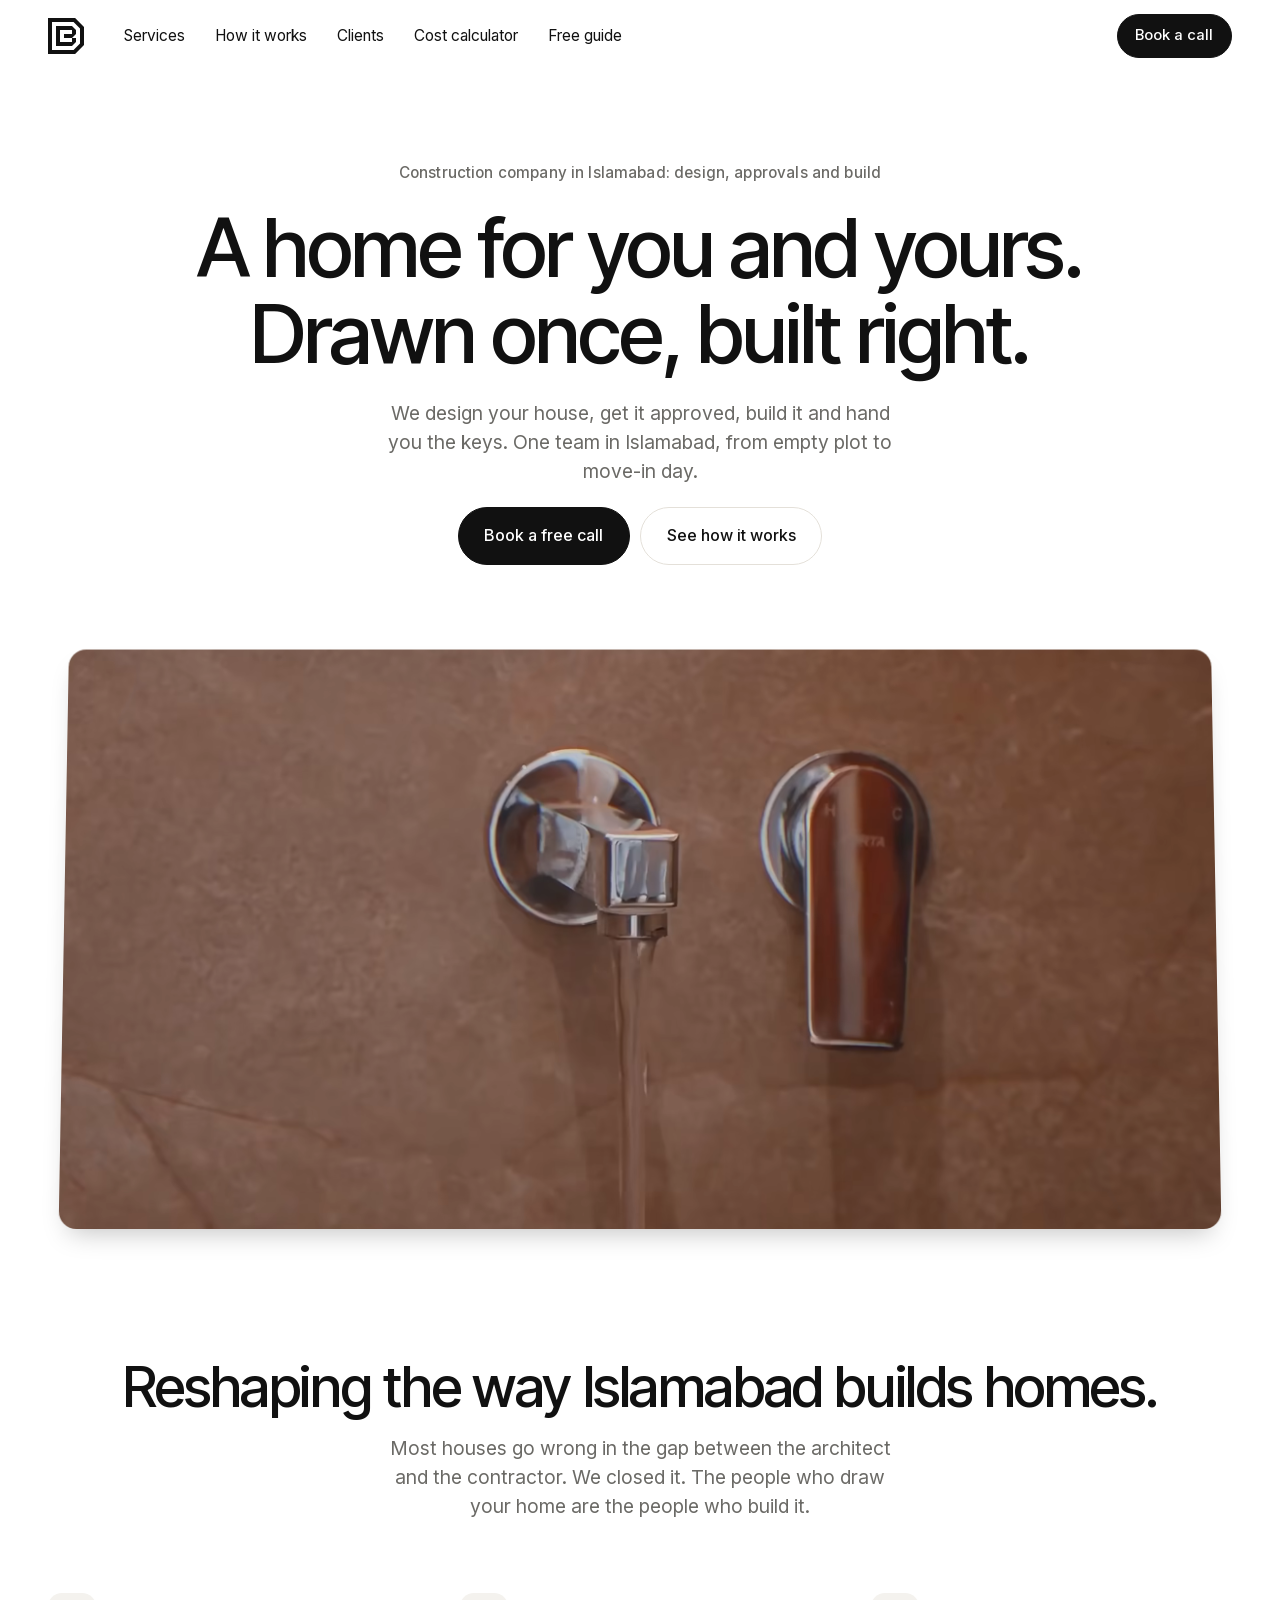
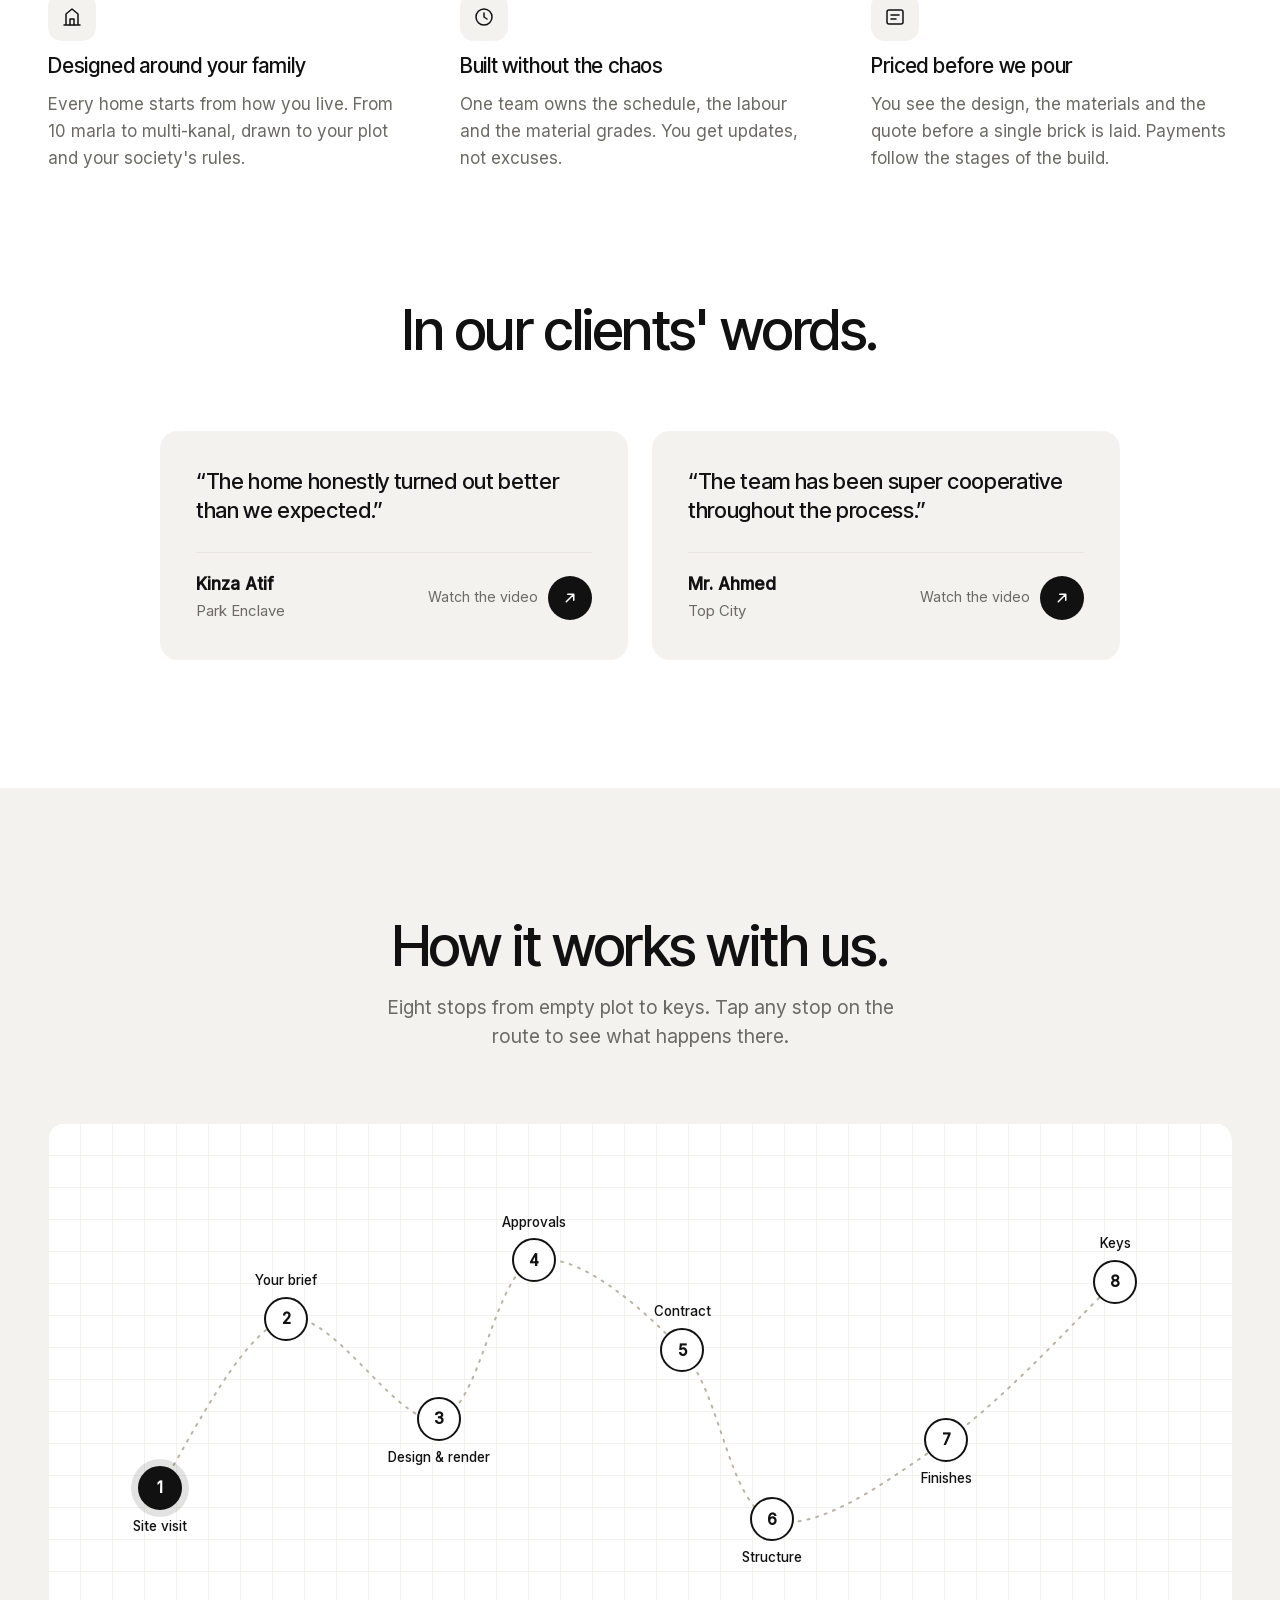
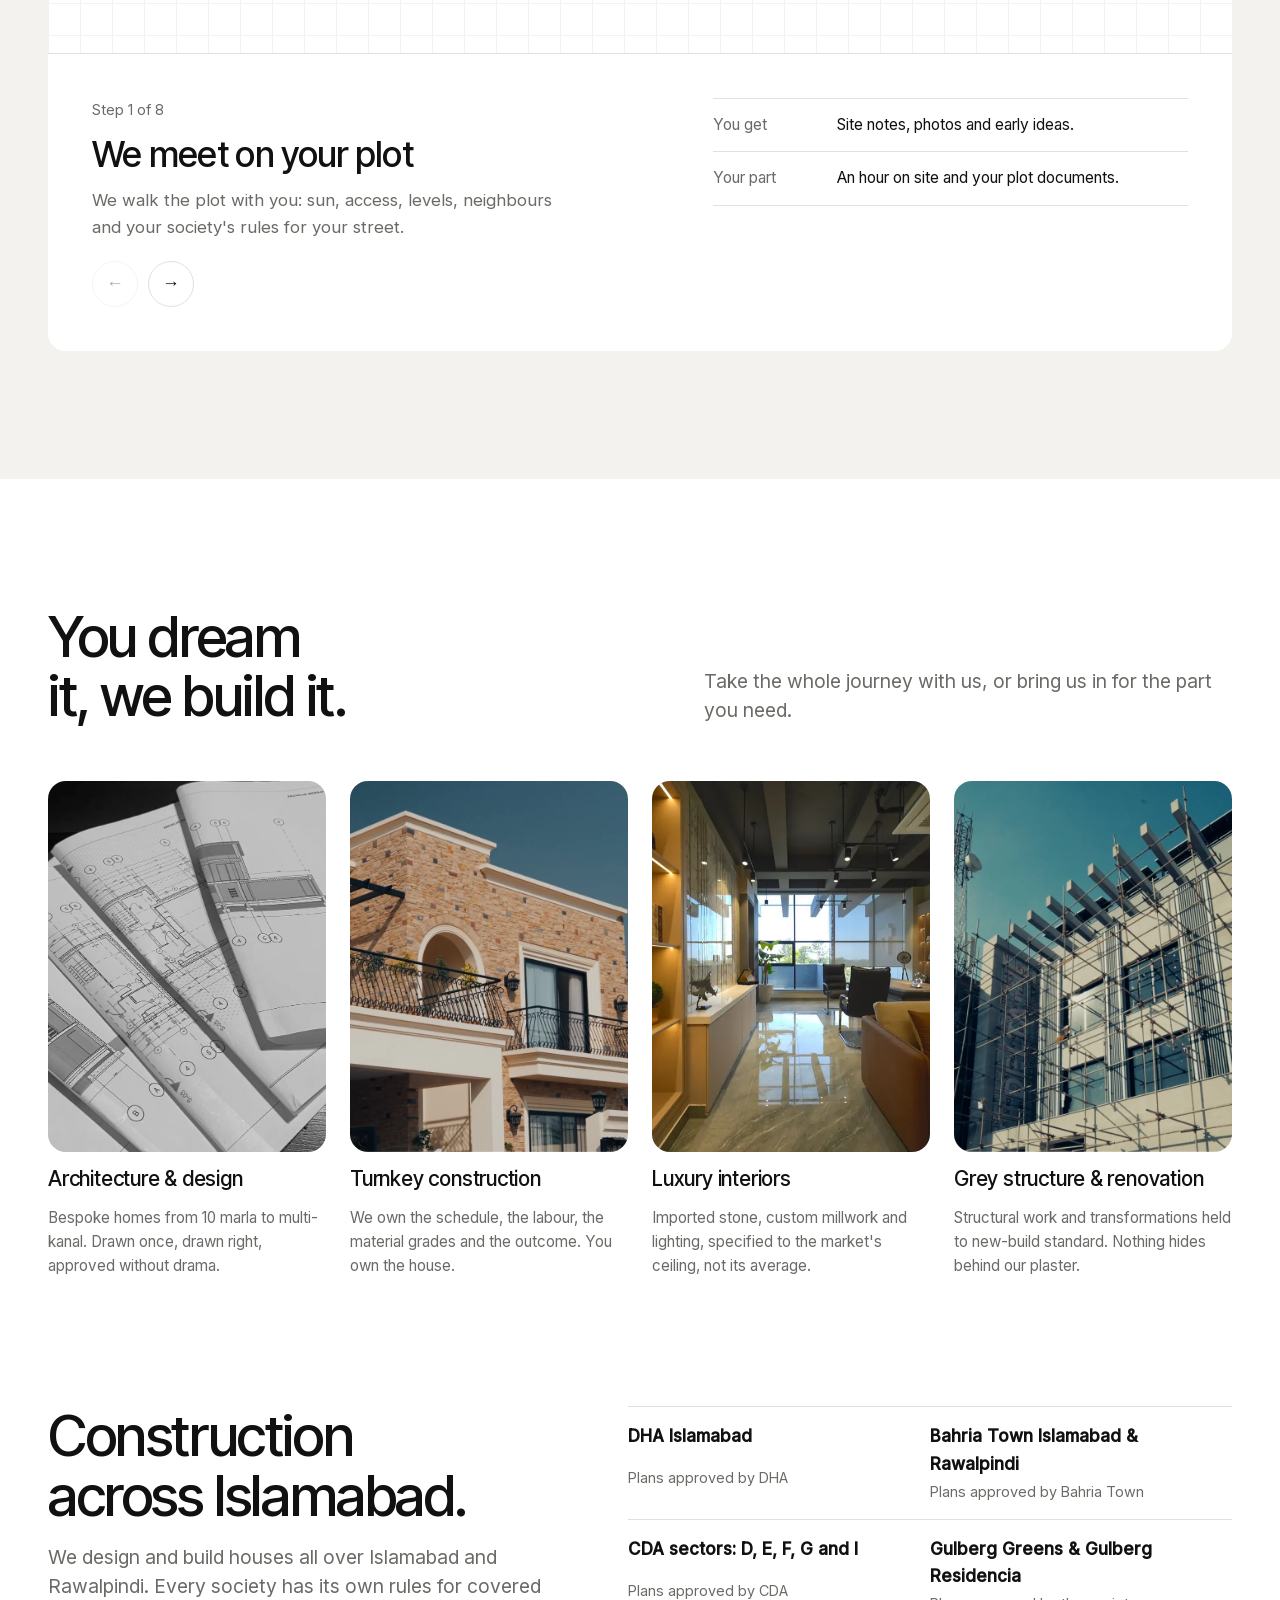
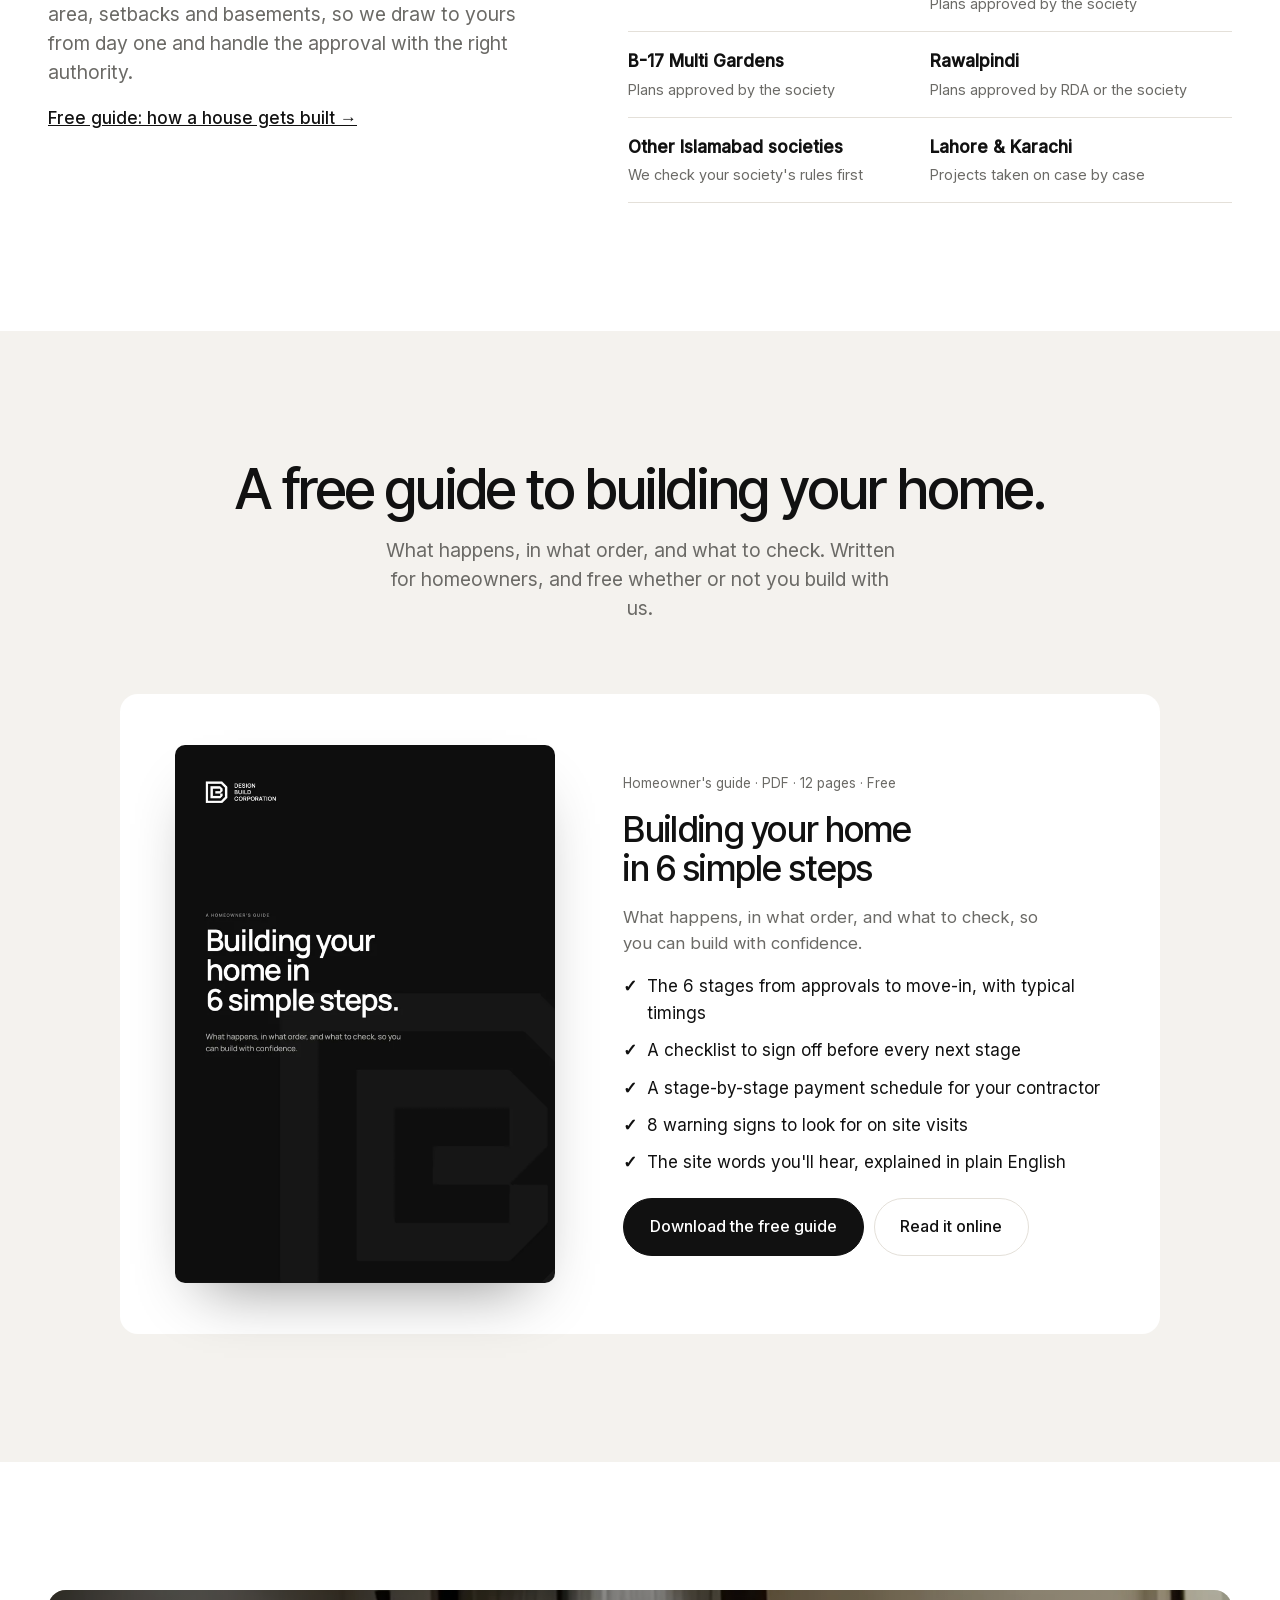
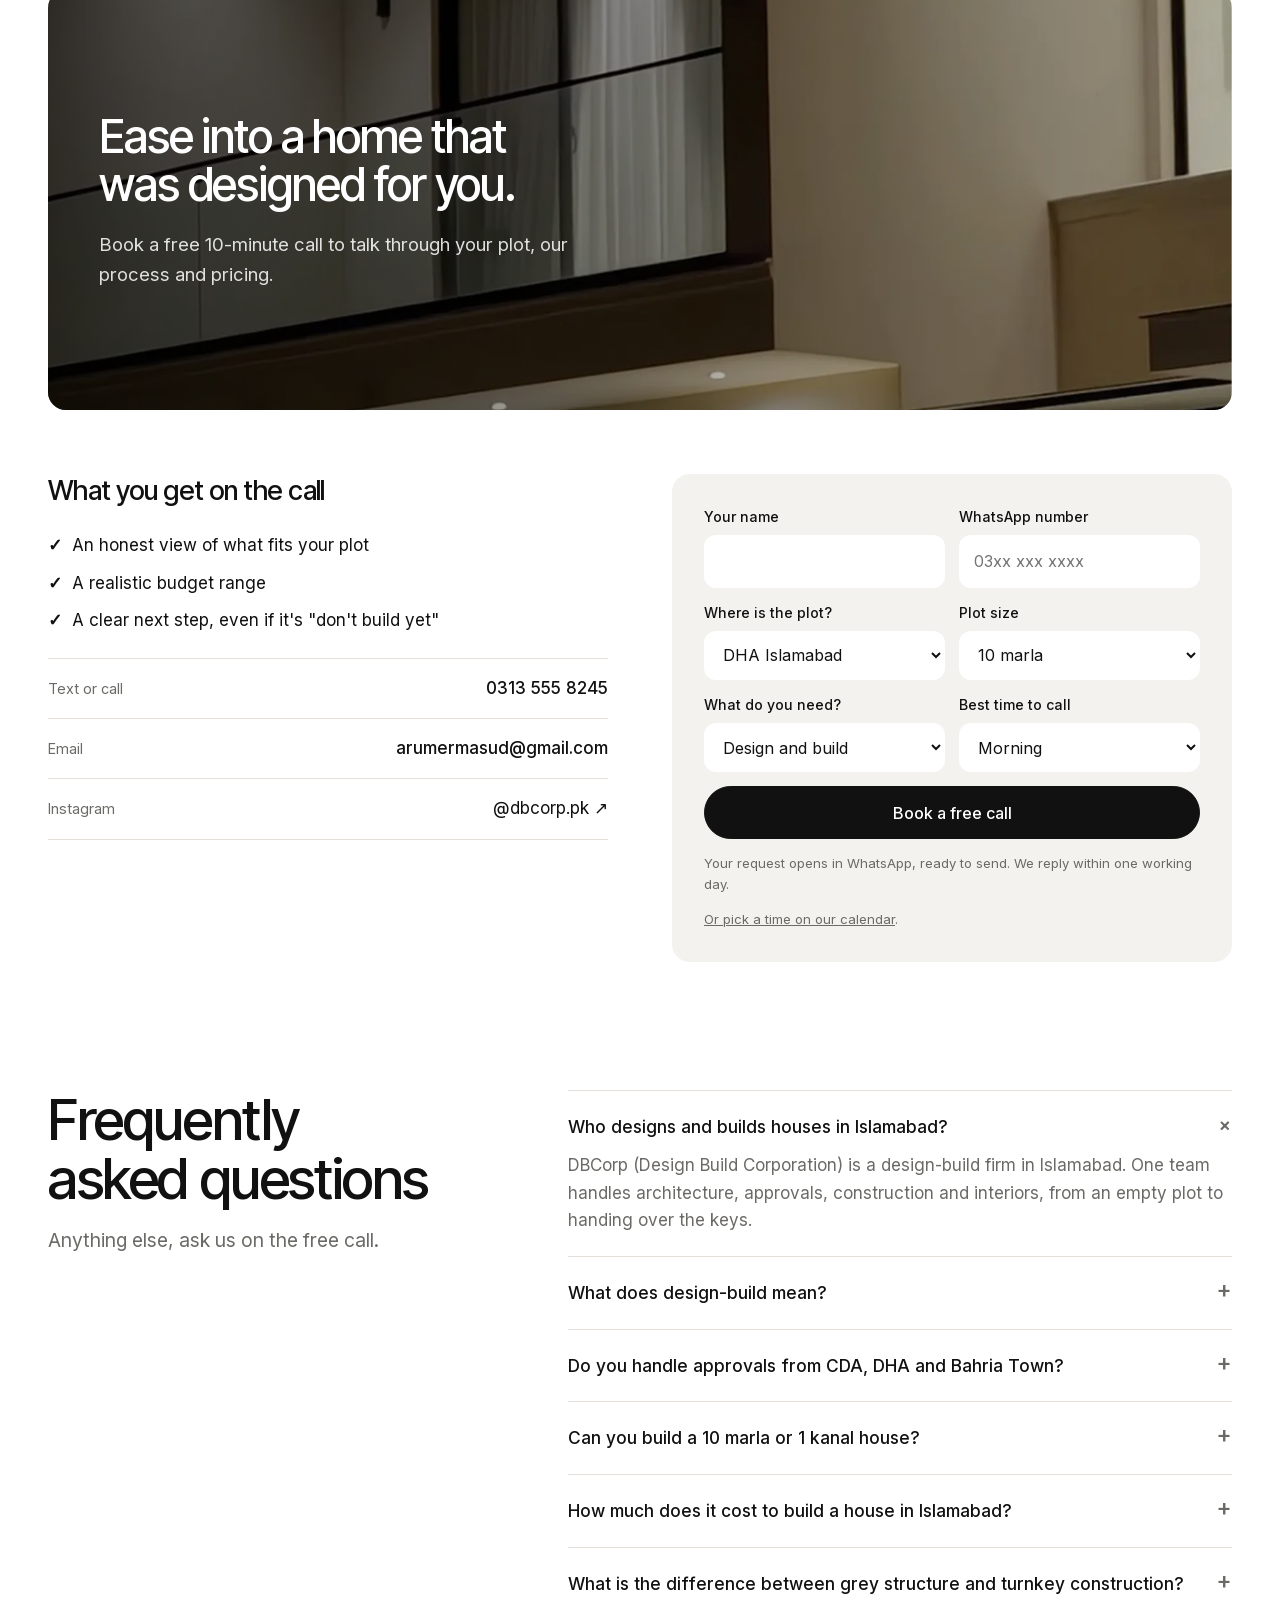
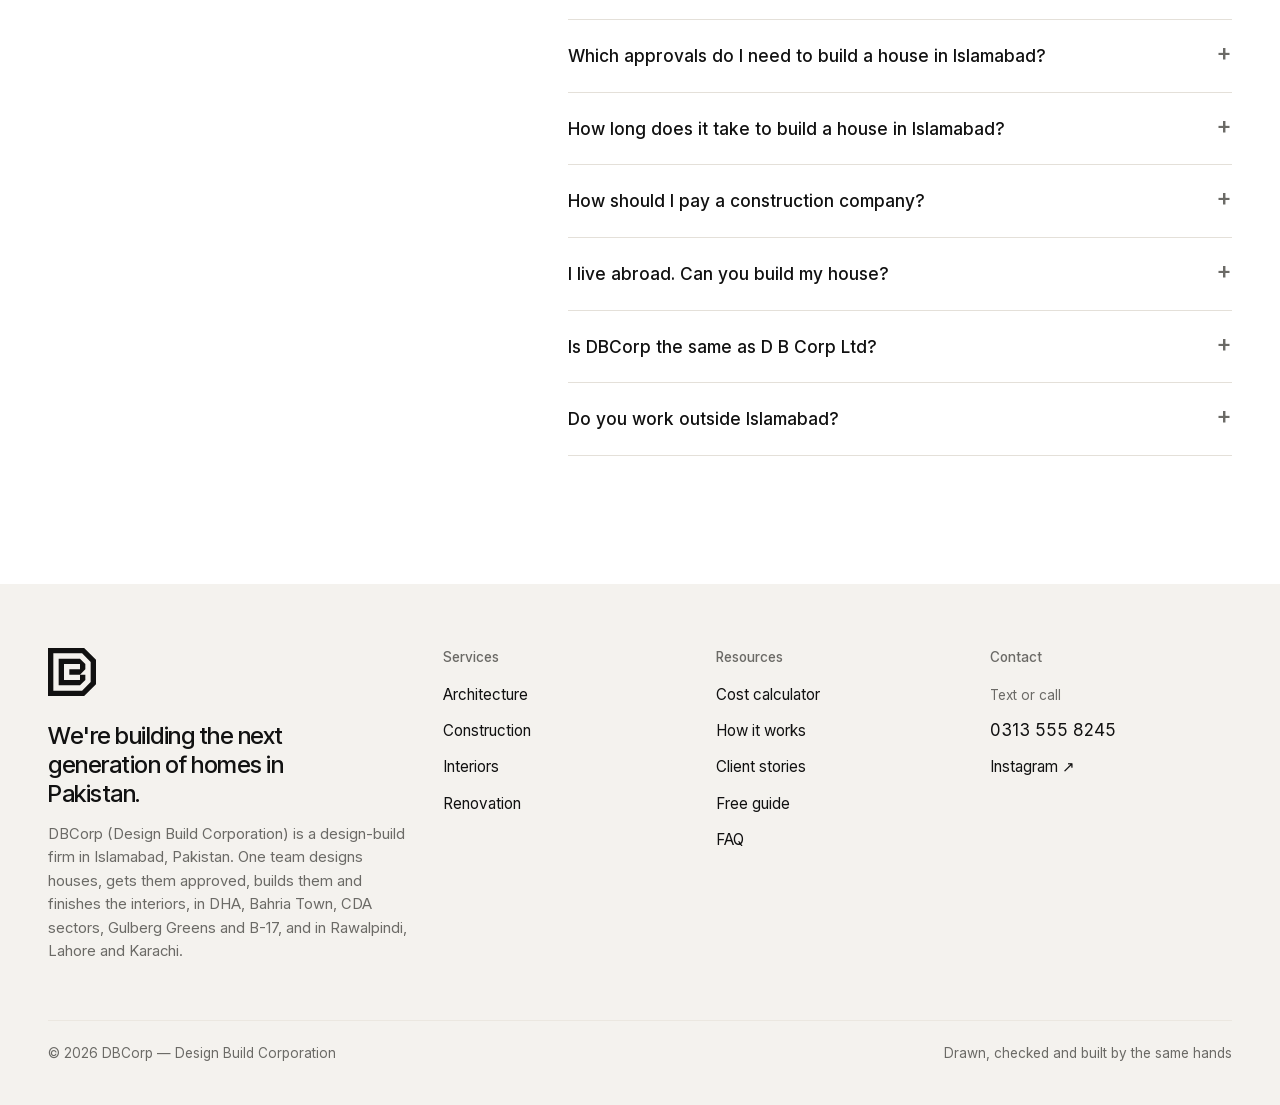
<file: index.html>
<!doctype html>
<html lang="en-PK">
<head>
<meta charset="utf-8">
<meta name="viewport" content="width=device-width, initial-scale=1, viewport-fit=cover">
<title>Construction Company in Islamabad | Design &amp; Build Homes | DBCorp</title>
<meta name="description" content="DBCorp is a construction company in Islamabad. One team designs your house, gets it approved and builds it, in DHA, Bahria Town, CDA sectors, Gulberg and B-17. Book a free 10-minute call.">
<link rel="canonical" href="https://dbcorp.pk/">
<meta name="robots" content="index, follow, max-image-preview:large">
<meta name="geo.region" content="PK-IS"><meta name="geo.placename" content="Islamabad">
<meta property="og:type" content="website"><meta property="og:site_name" content="DBCorp — Design Build Corporation">
<meta property="og:title" content="Construction Company in Islamabad | DBCorp Design Build">
<meta property="og:description" content="One team designs your home, gets it approved, builds it and hands you the keys. Book a free 10-minute call.">
<meta property="og:url" content="https://dbcorp.pk/"><meta property="og:image" content="https://dbcorp.pk/images/hero.jpg"><meta property="og:image:width" content="2400"><meta property="og:image:height" content="1343">
<link rel="icon" href="favicon.svg?v=2" type="image/svg+xml">
<link rel="icon" href="images/favicon-32.png?v=2" type="image/png" sizes="32x32">
<link rel="apple-touch-icon" href="images/apple-touch-icon.png?v=2">
<meta name="theme-color" content="#FFFFFF">
<meta property="og:locale" content="en_PK"><meta property="og:image:alt" content="A newly built two-storey brick home in Islamabad by DBCorp"><meta name="twitter:card" content="summary_large_image">

<link rel="preload" href="fonts/inter-tight-latin.woff2" as="font" type="font/woff2" crossorigin>
<link rel="preload" href="fonts/inter-latin.woff2" as="font" type="font/woff2" crossorigin>
<style>
/* fonts are served from this site, so text never waits on a third-party server */
@font-face{font-family:"Inter Tight";font-style:normal;font-weight:400 600;font-display:swap;src:url(fonts/inter-tight-latin.woff2) format("woff2")}
@font-face{font-family:"Inter";font-style:normal;font-weight:400 500;font-display:swap;src:url(fonts/inter-latin.woff2) format("woff2")}
/* Single light look, like the Type Five reference. Colours set explicitly. */
:root{
  color-scheme:light;
  --bg:#FFFFFF; --stone:#F4F2EE; --stone-2:#EBE7E0; --ink:#111111; --muted:#6B6A66; --line:#E4E0D9;
  --head:"Inter Tight","Helvetica Neue",Arial,sans-serif;
  --body:"Inter","Helvetica Neue",Arial,sans-serif;
  --r:18px; --wrap:1280px;
}
*{box-sizing:border-box}
[hidden]{display:none!important}
html{scroll-behavior:smooth}
@media (prefers-reduced-motion:reduce){html{scroll-behavior:auto}*{transition:none!important;animation:none!important}}
body{margin:0;background:var(--bg);color:var(--ink);font-family:var(--body);font-size:17px;line-height:1.6;-webkit-font-smoothing:antialiased}
a{color:inherit}
:focus-visible{outline:2px solid var(--ink);outline-offset:3px}
[tabindex="-1"]:focus{outline:none}
.wrap{max-width:var(--wrap);margin-inline:auto;padding-inline:clamp(16px,4vw,48px)}
h1,h2,h3{font-family:var(--head);font-weight:500;letter-spacing:-.025em;line-height:1.05;margin:0;text-wrap:balance}
h1,.h1{font-size:clamp(2.6rem,6.4vw,5.2rem)}
.h1{font-family:var(--head);font-weight:500;letter-spacing:-.025em;line-height:1.05;margin:0;text-wrap:balance}
h1.eyebrow{font-family:var(--body);font-size:.95rem;letter-spacing:.01em;line-height:1.4;color:var(--muted)}
h2{font-size:clamp(2rem,4.4vw,3.6rem)}
h3{font-size:1.3rem;letter-spacing:-.01em;line-height:1.25}
p{margin:0}
.sub{font-size:clamp(1.05rem,1.5vw,1.3rem);color:var(--muted);line-height:1.5;max-width:44ch}
.center{text-align:center;margin-inline:auto}
section{padding-block:clamp(72px,10vw,140px)}

.btn{display:inline-flex;align-items:center;justify-content:center;gap:.5rem;font-family:var(--body);font-weight:500;font-size:1rem;padding:.95rem 1.6rem;border-radius:999px;border:1px solid var(--ink);background:var(--ink);color:#fff;text-decoration:none;cursor:pointer;transition:opacity .15s,transform .15s}
.btn:hover{opacity:.86}
.btn.light{background:#fff;color:var(--ink);border-color:#fff}
.btn.line{background:transparent;color:var(--ink);border-color:var(--line)}
.btn.small{padding:.6rem 1.1rem;font-size:.93rem}
.arrow-link{display:inline-flex;gap:.45rem;align-items:center;font-weight:500;text-decoration:none;border-bottom:1px solid var(--ink);padding-bottom:2px}

/* nav */
.nav{position:sticky;top:env(safe-area-inset-top,0px);z-index:50;background:rgba(255,255,255,.92);backdrop-filter:blur(12px)}
.nav .wrap{display:flex;align-items:center;gap:40px;height:72px}
.logo{display:inline-flex;text-decoration:none}
.logo img{display:block;width:36px;height:36px}
footer .logo img{width:48px;height:48px}
.sr-only{position:absolute;width:1px;height:1px;padding:0;margin:-1px;overflow:hidden;clip:rect(0,0,0,0);white-space:nowrap;border:0}
.nav ul{list-style:none;display:flex;gap:30px;margin:0;padding:0;flex:1}
.nav ul a{text-decoration:none;font-size:.97rem}
.nav ul a:hover{color:var(--muted)}
.nav .right{margin-left:auto;display:flex;gap:10px;align-items:center}
.menu-btn{display:none;background:none;border:1px solid var(--line);border-radius:999px;padding:.55rem 1rem;font:inherit;font-size:.93rem;color:var(--ink);cursor:pointer}
@media (max-width:900px){
  .nav ul{display:none;position:absolute;left:0;right:0;top:72px;flex-direction:column;gap:0;background:#fff;padding:8px clamp(16px,4vw,48px) 24px;border-bottom:1px solid var(--line)}
  .nav ul.open{display:flex}
  .nav ul a{display:block;padding:12px 0;font-size:1.15rem}
  .menu-btn{display:inline-block}
  .nav .right .btn{display:none}
}

/* photo frames */
.photo{position:relative;border-radius:var(--r);overflow:hidden;background:var(--stone);width:100%;max-width:100%}
.photo svg,.photo img{position:absolute;inset:0;width:100%;height:100%;display:block;object-fit:cover}

/* hero */
.hero{padding-block:clamp(48px,7vw,96px) 0}
.hero .hero-copy{display:grid;gap:22px;justify-items:center;text-align:center}
.hero-ctas{display:flex;gap:10px;flex-wrap:wrap;justify-content:center}
.hero .photo{aspect-ratio:16/8;margin-top:clamp(40px,6vw,72px)}
@media (max-width:640px){.hero .photo{aspect-ratio:4/5}}
/* hero photo: a slight lean-back that settles flat, with slow parallax inside. Armed by JS (.tilt) */
.hero .wrap{perspective:2000px}
.hero .photo.tilt{transform-origin:50% 100%;transform:rotateX(var(--rx,0deg)) scale(var(--s,1));will-change:transform;
  box-shadow:0 calc(var(--sh,0) * 30px) calc(var(--sh,0) * 60px) calc(var(--sh,0) * -24px) rgba(0,0,0,.25)}
.hero .photo.tilt img,.hero .photo.tilt video{transform:scale(1.1) translate3d(0,var(--py,0px),0);will-change:transform}
.hero .photo video{position:absolute;inset:0;width:100%;height:100%;object-fit:cover;opacity:0;transition:opacity .6s ease}
.hero .photo video.on{opacity:1}

/* section heads + features */
.head{display:grid;gap:18px;justify-items:center;text-align:center;margin-bottom:clamp(40px,6vw,72px)}
.feats{display:grid;grid-template-columns:repeat(3,1fr);gap:clamp(28px,4vw,64px)}
.feat{display:grid;gap:12px;align-content:start}
.feat .ic{width:48px;height:48px;border-radius:14px;background:var(--stone);display:grid;place-items:center}
.feat .ic svg{width:24px;height:24px;stroke:var(--ink);fill:none;stroke-width:1.5;stroke-linecap:round;stroke-linejoin:round}
.feat p{color:var(--muted)}
@media (max-width:760px){.feats{grid-template-columns:1fr}}

/* testimonials */
.tq{display:grid;grid-template-columns:repeat(2,1fr);max-width:960px;margin-inline:auto;gap:clamp(16px,2vw,24px)}
.t{margin:0;background:var(--stone);border-radius:var(--r);padding:clamp(24px,3vw,36px);display:grid;gap:28px;grid-template-rows:1fr auto}
.t blockquote{margin:0;font-family:var(--head);font-weight:500;font-size:clamp(1.2rem,1.7vw,1.45rem);line-height:1.3;letter-spacing:-.015em}
.t figcaption{display:flex;justify-content:space-between;align-items:center;gap:16px;border-top:1px solid var(--stone-2);padding-top:18px}
.t figcaption div{display:grid;gap:2px}
.t figcaption span{color:var(--muted);font-size:.93rem}
.watch{display:inline-flex;align-items:center;gap:10px;text-decoration:none;flex:none}
.watch em{font-style:normal;font-size:.88rem;color:var(--muted);transition:color .2s}
.watch i{width:44px;height:44px;border-radius:99px;background:var(--ink);display:grid;place-items:center;transition:transform .45s cubic-bezier(.22,1,.36,1)}
.watch svg{width:18px;height:18px;fill:none;stroke:#fff;stroke-width:2;stroke-linecap:round;stroke-linejoin:round;transition:transform .45s cubic-bezier(.22,1,.36,1)}
@media (hover:hover){.watch:hover em{color:var(--ink)}.watch:hover i{transform:scale(1.08)}.watch:hover svg{transform:translate(2px,-2px)}}
@media (max-width:420px){.watch em{display:none}}
.fill{color:var(--muted);font-style:italic}
@media (max-width:700px){.tq{grid-template-columns:1fr}}

/* how it works: route map */
.how{background:var(--stone)}
.journey{border-radius:var(--r);overflow:hidden;background-color:#fff;background-image:linear-gradient(var(--stone) 1px,transparent 1px),linear-gradient(90deg,var(--stone) 1px,transparent 1px);background-size:32px 32px}
.jmap{position:relative;margin:clamp(28px,4vw,48px) clamp(28px,5vw,64px) 0}
.jmap svg{position:absolute;inset:0;width:100%;height:100%;overflow:visible}
.leg{fill:none;stroke:#B9B3A8;stroke-width:2;stroke-dasharray:2 7;stroke-linecap:round;vector-effect:non-scaling-stroke;transition:stroke .3s}
.leg.done{stroke:var(--ink);stroke-width:3;stroke-dasharray:none}
.pin{position:absolute;width:44px;height:44px;margin:-22px 0 0 -22px;border-radius:99px;border:2px solid var(--ink);background:#fff;color:var(--ink);font:600 .95rem var(--body);cursor:pointer;padding:0;transition:background .2s,color .2s,box-shadow .2s}
.pin.done,.pin[aria-current="step"]{background:var(--ink);color:#fff}
.pin[aria-current="step"]{box-shadow:0 0 0 7px rgba(17,17,17,.12)}
.pin .pl{position:absolute;width:120px;left:50%;transform:translateX(-50%);font:500 .84rem/1.25 var(--body);color:var(--ink);text-align:center}
.pin .pl.below{top:calc(100% + 10px)}
.pin .pl.above{bottom:calc(100% + 10px)}
.pin .pl.right{left:calc(100% + 12px);top:50%;transform:translateY(-50%);text-align:left}
.pin .pl.left{left:auto;right:calc(100% + 12px);top:50%;transform:translateY(-50%);text-align:right}
.pin .pl em{display:block;font-style:normal;font-size:.72rem;color:var(--muted)}
.jcard{display:grid;grid-template-columns:1.2fr 1fr;gap:clamp(24px,4vw,56px);align-items:start;margin-top:clamp(24px,3vw,40px);padding:clamp(24px,3.5vw,44px);background:#fff;border-top:1px solid var(--line)}
.jcard .info{display:grid;gap:14px;align-content:start}
.jcard .step{font-size:.9rem;color:var(--muted)}
.jcard h3{font-size:clamp(1.6rem,2.8vw,2.2rem);letter-spacing:-.02em;line-height:1.1}
.jcard .desc{color:var(--muted);font-size:1.04rem;max-width:46ch}
.kv{display:grid;gap:0;border-top:1px solid var(--line)}
.kv div{display:grid;grid-template-columns:110px 1fr;gap:14px;padding:14px 0;border-bottom:1px solid var(--line);font-size:.97rem}
.kv span{color:var(--muted)}
.stage-nav{display:flex;gap:10px;align-items:center;margin-top:6px;flex-wrap:wrap}
.round{width:46px;height:46px;border-radius:99px;border:1px solid var(--line);background:#fff;cursor:pointer;font-size:1.1rem;color:var(--ink)}
.round:disabled{opacity:.35;cursor:default}
@media (max-width:760px){.jcard{grid-template-columns:1fr}}

/* services */
.svc-head{display:flex;justify-content:space-between;align-items:end;gap:24px;flex-wrap:wrap;margin-bottom:clamp(32px,5vw,56px)}
.svc{display:grid;grid-template-columns:repeat(4,1fr);gap:clamp(16px,2vw,24px)}
.svc a{display:grid;gap:14px;text-decoration:none;align-content:start;transition:transform .6s cubic-bezier(.22,1,.36,1)}
.svc .photo{transition:box-shadow .6s cubic-bezier(.22,1,.36,1)}
.svc .photo img{transition:transform 1.4s cubic-bezier(.22,1,.36,1)}
.svc h3{transition:transform .6s cubic-bezier(.22,1,.36,1)}
@media (hover:hover){
  .svc a:hover{transform:translateY(-6px)}
  .svc a:hover .photo{box-shadow:0 22px 40px -24px rgba(0,0,0,.35)}
  .svc a:hover .photo img{transform:scale(1.06)}
  .svc a:hover h3{transform:translateX(4px)}
}
/* staggered reveal: only armed once JS adds .reveal, so content never hides without JS */
.svc.reveal a{opacity:0;transform:translateY(28px);transition:opacity .9s cubic-bezier(.22,1,.36,1) var(--d,0s),transform .9s cubic-bezier(.22,1,.36,1) var(--d,0s)}
.svc.reveal a .photo img{transform:scale(1.12)}
.svc.reveal.in a{opacity:1;transform:none}
.svc.reveal.in a .photo img{transform:scale(1);transition-delay:var(--d,0s)}
@media (hover:hover){.svc.reveal.in a:hover{transform:translateY(-6px);transition-delay:0s}.svc.reveal.in a:hover .photo img{transform:scale(1.06);transition-delay:0s}}
.svc .photo{aspect-ratio:3/4}
.svc p{color:var(--muted);font-size:.95rem}
@media (max-width:960px){.svc{grid-template-columns:1fr 1fr}}
@media (max-width:520px){.svc{grid-template-columns:1fr}.svc .photo{aspect-ratio:4/3}}

/* guides */
.guides{background:var(--stone)}
.gf{display:grid;grid-template-columns:minmax(0,.8fr) minmax(0,1fr);gap:clamp(28px,5vw,72px);align-items:center;max-width:1040px;margin-inline:auto;background:#fff;border-radius:var(--r);padding:clamp(24px,4vw,56px)}
@media (max-width:760px){.gf{grid-template-columns:1fr}.gf-cover{max-width:220px}}
.gf-cover{display:block;border-radius:10px;overflow:hidden;box-shadow:0 30px 60px -28px rgba(0,0,0,.45);transition:transform .6s cubic-bezier(.22,1,.36,1),box-shadow .6s cubic-bezier(.22,1,.36,1);max-width:380px;justify-self:center;width:100%}
.gf-cover img{display:block;width:100%;height:auto}
@media (hover:hover){.gf-cover:hover{transform:translateY(-6px) rotate(-1deg);box-shadow:0 40px 70px -30px rgba(0,0,0,.5)}}
.gf-body{display:grid;gap:16px;align-content:start}
.gf-kicker{font-size:.85rem;color:var(--muted)}
.gf h3{font-size:clamp(1.6rem,2.8vw,2.2rem);letter-spacing:-.02em;line-height:1.1}
.gf-lede{color:var(--muted);font-size:1.04rem;max-width:44ch}
.gf .btn{justify-self:start;margin-top:6px}

/* areas */
.areas{display:grid;grid-template-columns:1fr 1.2fr;gap:clamp(32px,6vw,96px);align-items:start}
@media (max-width:860px){.areas{grid-template-columns:1fr}}
.areas-head{display:grid;gap:18px;align-content:start}
.areas-head a{font-weight:500}
.area-list{list-style:none;margin:0;padding:0;display:grid;grid-template-columns:1fr 1fr;border-top:1px solid var(--line)}
@media (max-width:560px){.area-list{grid-template-columns:1fr}}
.area-list li{display:grid;gap:2px;padding:16px 16px 16px 0;border-bottom:1px solid var(--line)}
.area-list span{color:var(--muted);font-size:.9rem}

/* faq */
.faq{display:grid;grid-template-columns:1fr 1.5fr;gap:clamp(32px,6vw,96px)}
@media (max-width:860px){.faq{grid-template-columns:1fr}}
details{border-top:1px solid var(--line);padding:22px 0}
details:last-child{border-bottom:1px solid var(--line)}
summary{cursor:pointer;list-style:none;display:flex;justify-content:space-between;gap:16px;font-weight:500;font-size:1.08rem}
summary::-webkit-details-marker{display:none}
summary::after{content:"+";font-size:1.4rem;line-height:1;color:var(--muted);flex:none}
details[open] summary::after{content:"−"}
details p{color:var(--muted);margin-top:12px;max-width:60ch}
/* faq motion: armed only once JS adds .faq-anim, so answers never hide without JS */
#faq.faq-anim details summary::after{content:"+";transition:transform .55s cubic-bezier(.22,1,.36,1)}
#faq.faq-anim details.on summary::after{transform:rotate(45deg)}
#faq.faq-anim details p{transition:opacity .45s ease .08s,transform .6s cubic-bezier(.22,1,.36,1) .04s}
#faq.faq-anim details:not(.on) p{opacity:0;transform:translateY(-8px)}
#faq.faq-anim summary{transition:color .2s}
@media (hover:hover){#faq.faq-anim summary:hover{color:var(--muted)}}
#faq.faq-anim.reveal details{opacity:0;transform:translateY(18px);transition:opacity .8s cubic-bezier(.22,1,.36,1) var(--d,0s),transform .8s cubic-bezier(.22,1,.36,1) var(--d,0s)}
#faq.faq-anim.reveal.in details{opacity:1;transform:none}

/* booking */
/* statement over photo */
.statement{position:relative;border-radius:var(--r);overflow:hidden;aspect-ratio:16/8;display:flex;align-items:flex-end}
.statement::after{content:"";position:absolute;inset:0;background:linear-gradient(180deg,rgba(0,0,0,0) 20%,rgba(0,0,0,.65))}
.statement .over{position:relative;z-index:1;padding:clamp(22px,4vw,56px);display:grid;gap:22px;color:#fff;max-width:900px}
.statement h2{font-size:clamp(1.7rem,3.6vw,3rem)}
@media (max-width:700px){.statement{aspect-ratio:4/5}}
.final .statement{aspect-ratio:auto;min-height:420px}
.final .statement::after{background:linear-gradient(90deg,rgba(0,0,0,.6),rgba(0,0,0,.1))}
.book-card{background:#fff;color:var(--ink);border-radius:var(--r);padding:clamp(22px,3vw,32px);display:grid;gap:14px}
.book-grid{display:grid;grid-template-columns:1fr 1fr;gap:clamp(28px,5vw,72px);align-items:start;margin-top:clamp(40px,6vw,64px)}
@media (max-width:900px){.book-grid{grid-template-columns:1fr}}
.contact{display:grid;gap:0}
.contact div{display:flex;justify-content:space-between;align-items:center;gap:12px;padding:16px 0;border-bottom:1px solid var(--line);flex-wrap:wrap}
.contact div:first-child{border-top:1px solid var(--line)}
.contact span{color:var(--muted);font-size:.9rem}
.contact strong{font-weight:500;user-select:all}
.contact a{text-decoration:none}
.contact a:hover strong{text-decoration:underline}
.checks{list-style:none;padding:0;margin:0;display:grid;gap:10px}
.checks li{display:flex;gap:10px}
.checks li::before{content:"✓";font-weight:600}

/* forms */
form{display:grid;gap:14px}
.field{display:grid;gap:6px}
.field label{font-size:.88rem;font-weight:500}
.hint{font-size:.8rem;color:var(--muted)}
input,select{font:inherit;font-size:1rem;color:var(--ink);background:var(--stone);border:1px solid transparent;border-radius:12px;padding:.8rem .9rem;width:100%}
input:focus,select:focus{outline:2px solid var(--ink);outline-offset:0}
.two{display:grid;grid-template-columns:1fr 1fr;gap:14px}
@media (max-width:520px){.two{grid-template-columns:1fr}}
.check{display:flex;gap:10px;align-items:flex-start;font-size:.88rem;color:var(--muted)}
.check input{width:auto;margin-top:4px}
.err{color:#B3261E;font-size:.87rem}
.note{font-size:.82rem;color:var(--muted)}
#calendar{scroll-margin-top:96px}
#calendly{width:100%;min-width:0;height:700px;border-radius:calc(var(--r) - 4px);overflow:hidden;background:#fff}
@media (max-width:600px){#calendly{height:760px}}
.ok{width:52px;height:52px;border-radius:99px;background:var(--stone);display:grid;place-items:center;font-size:1.4rem}

/* modal */
.modal{position:fixed;inset:0;z-index:100;display:grid;place-items:center;padding:16px;background:rgba(17,17,17,.45)}
.dialog{width:min(500px,100%);max-height:calc(100% - 32px);overflow:auto;background:#fff;border-radius:22px;padding:clamp(22px,4vw,32px);display:grid;gap:18px}
.dialog .top{display:flex;justify-content:space-between;gap:12px;align-items:start}
.x{background:var(--stone);border:0;border-radius:99px;width:38px;height:38px;font-size:1.2rem;cursor:pointer;flex:none;color:var(--ink)}
.bars{display:flex;gap:6px}.bars i{flex:1;height:3px;border-radius:3px;background:var(--line)}.bars i.on{background:var(--ink)}

/* footer */
footer{background:var(--stone);padding-block:64px 40px}
.foot{display:grid;grid-template-columns:1.5fr repeat(3,1fr);gap:32px}
.foot h3{font-family:var(--body);font-size:.85rem;font-weight:500;letter-spacing:0;line-height:1.4;color:var(--muted);margin:0 0 14px}
.foot ul{list-style:none;margin:0;padding:0;display:grid;gap:9px}
.foot a{text-decoration:none;font-size:.95rem}
.foot a:hover{color:var(--muted)}
.tag{font-family:var(--head);font-size:1.5rem;font-weight:500;letter-spacing:-.02em;line-height:1.2;max-width:18ch;margin-top:18px}
.legal{display:flex;justify-content:space-between;gap:12px;flex-wrap:wrap;margin-top:56px;padding-top:22px;border-top:1px solid var(--stone-2);font-size:.85rem;color:var(--muted)}
@media (max-width:960px){.foot{grid-template-columns:1fr 1fr}.foot>div:first-child{grid-column:1/-1}}

.mcta{display:none}
@media (max-width:760px){
  .mcta{display:flex;position:fixed;left:0;right:0;bottom:0;z-index:40;gap:10px;padding:10px 16px calc(10px + env(safe-area-inset-bottom,0px));background:rgba(255,255,255,.95);border-top:1px solid var(--line)}
  .mcta .btn{flex:1;padding:.8rem 1rem}
  footer{padding-bottom:110px}
}
</style>

<!-- Structured data for Google + AI search. -->
<script type="application/ld+json">
{
 "@context": "https://schema.org",
 "@type": [
  "GeneralContractor",
  "ProfessionalService"
 ],
 "name": "DBCorp — Design Build Corporation",
 "alternateName": "DBCorp",
 "url": "https://dbcorp.pk/",
 "image": "https://dbcorp.pk/images/hero.jpg",
 "logo": "https://dbcorp.pk/images/logo-512.png",
 "description": "Design-build firm in Islamabad: architecture, approvals, turnkey house construction, luxury interiors, grey structure and renovation. One team from plot to keys.",
 "telephone": "+92-313-555-8245",
 "email": "arumermasud@gmail.com",
 "address": {
  "@type": "PostalAddress",
  "addressLocality": "Islamabad",
  "addressRegion": "Islamabad Capital Territory",
  "addressCountry": "PK"
 },
 "areaServed": [
  {
   "@type": "City",
   "name": "Islamabad"
  },
  {
   "@type": "City",
   "name": "Rawalpindi"
  },
  {
   "@type": "City",
   "name": "Lahore"
  },
  {
   "@type": "City",
   "name": "Karachi"
  },
  {
   "@type": "Place",
   "name": "DHA Islamabad"
  },
  {
   "@type": "Place",
   "name": "Bahria Town Islamabad"
  },
  {
   "@type": "Place",
   "name": "Gulberg Greens"
  },
  {
   "@type": "Place",
   "name": "B-17 Multi Gardens"
  }
 ],
 "knowsAbout": [
  "Residential architecture",
  "House construction",
  "Turnkey construction",
  "Interior design",
  "Grey structure construction",
  "Home renovation",
  "Building approvals in Islamabad"
 ],
 "sameAs": [
  "https://www.instagram.com/dbcorp.pk/"
 ],
 "@id": "https://dbcorp.pk/#business",
 "contactPoint": {
  "@type": "ContactPoint",
  "telephone": "+92-313-555-8245",
  "contactType": "customer service",
  "areaServed": "PK",
  "availableLanguage": [
   "English",
   "Urdu"
  ]
 },
 "hasOfferCatalog": {
  "@type": "OfferCatalog",
  "name": "Design and build services",
  "itemListElement": [
   {
    "@type": "Offer",
    "itemOffered": {
     "@type": "Service",
     "name": "Architecture and design",
     "description": "Bespoke house design from 10 marla to multi-kanal, drawn to the plot and the society's rules, with 3D renders.",
     "areaServed": "Islamabad"
    }
   },
   {
    "@type": "Offer",
    "itemOffered": {
     "@type": "Service",
     "name": "Building plan approvals",
     "description": "Drawings prepared and submitted to CDA, DHA, Bahria Town or the governing society.",
     "areaServed": "Islamabad"
    }
   },
   {
    "@type": "Offer",
    "itemOffered": {
     "@type": "Service",
     "name": "Turnkey house construction",
     "description": "Complete construction from foundation to finishes under one contract, with stage-linked payments.",
     "areaServed": "Islamabad"
    }
   },
   {
    "@type": "Offer",
    "itemOffered": {
     "@type": "Service",
     "name": "Luxury interiors",
     "description": "Stone, millwork and lighting specified and installed by the same team.",
     "areaServed": "Islamabad"
    }
   },
   {
    "@type": "Offer",
    "itemOffered": {
     "@type": "Service",
     "name": "Grey structure and renovation",
     "description": "Structural works and home renovations held to new-build standard.",
     "areaServed": "Islamabad"
    }
   }
  ]
 },
 "legalName": "Design Build Corporation",
 "disambiguatingDescription": "Islamabad house design and construction firm. Not affiliated with D B Corp Ltd, the Indian media company (Dainik Bhaskar).",
 "slogan": "Drawn once, built right."
}
</script>
<script type="application/ld+json">
{
 "@context": "https://schema.org",
 "@type": "WebSite",
 "@id": "https://dbcorp.pk/#website",
 "name": "DBCorp — Design Build Corporation",
 "alternateName": "DBCorp",
 "url": "https://dbcorp.pk/",
 "inLanguage": "en-PK",
 "publisher": {
  "@id": "https://dbcorp.pk/#business"
 }
}
</script>

<script type="application/ld+json">
{
 "@context": "https://schema.org",
 "@type": "FAQPage",
 "mainEntity": [
  {
   "@type": "Question",
   "name": "Who designs and builds houses in Islamabad?",
   "acceptedAnswer": {
    "@type": "Answer",
    "text": "DBCorp (Design Build Corporation) is a design-build firm in Islamabad. One team handles architecture, approvals, construction and interiors, from an empty plot to handing over the keys."
   }
  },
  {
   "@type": "Question",
   "name": "What does design-build mean?",
   "acceptedAnswer": {
    "@type": "Answer",
    "text": "One firm both designs and builds your house under one contract. You deal with one team instead of an architect, a contractor and an interior designer separately, and nobody can blame someone else for a problem."
   }
  },
  {
   "@type": "Question",
   "name": "Do you handle approvals from CDA, DHA and Bahria Town?",
   "acceptedAnswer": {
    "@type": "Answer",
    "text": "Yes. We prepare the drawings and manage the submission to the authority that governs your plot."
   }
  },
  {
   "@type": "Question",
   "name": "Can you build a 10 marla or 1 kanal house?",
   "acceptedAnswer": {
    "@type": "Answer",
    "text": "Yes. We design and build homes from 10 marla plots up to multi-kanal estates."
   }
  },
  {
   "@type": "Question",
   "name": "How much does it cost to build a house in Islamabad?",
   "acceptedAnswer": {
    "@type": "Answer",
    "text": "It depends on plot size, covered area, your society's rules and the finish level you choose. Try our construction cost calculator for a quick estimate, or get a realistic range for your plot on the free 10-minute call."
   }
  },
  {
   "@type": "Question",
   "name": "What is the difference between grey structure and turnkey construction?",
   "acceptedAnswer": {
    "@type": "Answer",
    "text": "Grey structure is the foundation, columns, beams, slabs, brickwork, plaster and concealed pipes. Turnkey adds everything after that: flooring, doors and windows, bathrooms, kitchen, electrical fittings, paint and woodwork, so the house is ready to move into. We do both."
   }
  },
  {
   "@type": "Question",
   "name": "Which approvals do I need to build a house in Islamabad?",
   "acceptedAnswer": {
    "@type": "Answer",
    "text": "Your building plan (the map) must be approved before construction starts, by the authority that governs your plot: CDA for sectors such as E, F, G and I, or the society itself in DHA, Bahria Town and most private housing schemes. When the house is finished you apply for a completion certificate. We prepare the drawings and handle the submission."
   }
  },
  {
   "@type": "Question",
   "name": "How long does it take to build a house in Islamabad?",
   "acceptedAnswer": {
    "@type": "Answer",
    "text": "About 12 to 16 months for a 10 marla, double-storey house. Planning and approvals take 1 to 3 months, then come the foundation, structure and roof, pipes and wiring, finishing, and final testing. Our free guide breaks down every stage."
   }
  },
  {
   "@type": "Question",
   "name": "How should I pay a construction company?",
   "acceptedAnswer": {
    "@type": "Answer",
    "text": "In stages, and only for finished, checked work. A fair schedule is 5% when the contract is signed, 10% after the foundation, 15% after each roof slab, 15% after pipes, wiring and plaster, 30% after finishing, 5% at handover, and the last 5% held for 6 to 12 months in case of defects."
   }
  },
  {
   "@type": "Question",
   "name": "I live abroad. Can you build my house?",
   "acceptedAnswer": {
    "@type": "Answer",
    "text": "Yes. One firm and one contract means one point of contact, and you can follow every stage of the build from wherever you are."
   }
  },
  {
   "@type": "Question",
   "name": "Is DBCorp the same as D B Corp Ltd?",
   "acceptedAnswer": {
    "@type": "Answer",
    "text": "No. DBCorp (Design Build Corporation) is a house design and construction firm based in Islamabad, Pakistan. It is not related to D B Corp Ltd, the Indian media company that publishes Dainik Bhaskar."
   }
  },
  {
   "@type": "Question",
   "name": "Do you work outside Islamabad?",
   "acceptedAnswer": {
    "@type": "Answer",
    "text": "We're based in Islamabad and also build in Rawalpindi, Lahore and Karachi."
   }
  }
 ]
}
</script>

</head>
<body>
<header class="nav">
  <div class="wrap">
    <a class="logo" href="#top"><img src="images/logo.svg" width="61" height="61" alt=""><span class="sr-only">DBCorp, home</span></a>
    <ul id="menu">
      <li><a href="#services">Services</a></li>
      <li><a href="#how">How it works</a></li>
      <li><a href="#stories">Clients</a></li>
      <li><a href="/cost-calculator">Cost calculator</a></li>
      <li><a href="/guide">Free guide</a></li>
    </ul>
    <div class="right">
      <a class="btn small" href="#calendar">Book a call</a>
      <button class="menu-btn" id="menuBtn" aria-expanded="false" aria-controls="menu">Menu</button>
    </div>
  </div>
</header>

<main id="top">

<section class="hero">
  <div class="wrap">
    <div class="hero-copy">
      <h1 class="eyebrow">Construction company in Islamabad: design, approvals and build</h1>
      <p class="h1">A home for you and yours.<br>Drawn once, built right.</p>
      <p class="sub center">We design your house, get it approved, build it and hand you the keys. One team in Islamabad, from empty plot to move-in day.</p>
      <div class="hero-ctas"><a class="btn" href="#calendar">Book a free call</a><a class="btn line" href="#how">See how it works</a></div>
    </div>
    <div class="photo"><picture><source media="(max-width:640px)" type="image/webp" srcset="videos/hero-poster-portrait.webp"><img src="videos/hero-poster.webp" width="1920" height="1080" alt="A newly built brick and stone home at dusk, the opening shot of a short film of DBCorp homes" fetchpriority="high"></picture>
      <video id="heroVideo" muted loop playsinline preload="none" aria-hidden="true"></video></div>
  </div>
</section>

<section id="why">
  <div class="wrap">
    <div class="head">
      <h2>Reshaping the way Islamabad builds homes.</h2>
      <p class="sub center">Most houses go wrong in the gap between the architect and the contractor. We closed it. The people who draw your home are the people who build it.</p>
    </div>
    <div class="feats">
      <div class="feat"><div class="ic"><svg viewBox="0 0 24 24"><path d="M4 20h16M6 20V9l6-5 6 5v11"/><path d="M10 20v-6h4v6"/></svg></div><h3>Designed around your family</h3><p>Every home starts from how you live. From 10 marla to multi-kanal, drawn to your plot and your society's rules.</p></div>
      <div class="feat"><div class="ic"><svg viewBox="0 0 24 24"><circle cx="12" cy="12" r="8"/><path d="M12 8v4l3 2"/></svg></div><h3>Built without the chaos</h3><p>One team owns the schedule, the labour and the material grades. You get updates, not excuses.</p></div>
      <div class="feat"><div class="ic"><svg viewBox="0 0 24 24"><rect x="4" y="5" width="16" height="14" rx="2"/><path d="M8 10h8M8 14h5"/></svg></div><h3>Priced before we pour</h3><p>You see the design, the materials and the quote before a single brick is laid. Payments follow the stages of the build.</p></div>
    </div>
  </div>
</section>

<section id="stories" style="padding-top:0">
  <div class="wrap">
    <div class="head">
      <h2>In our clients' words.</h2>
    </div>
    <div class="tq">
      <figure class="t">
        <blockquote>“The home honestly turned out better than we expected.”</blockquote>
        <figcaption><div><strong>Kinza Atif</strong><span>Park Enclave</span></div><a class="watch" href="https://www.instagram.com/reel/DR4rSLqiKGC/" target="_blank" rel="noopener" aria-label="Watch the video: Kinza Atif's full testimonial on Instagram"><em>Watch the video</em><i><svg viewBox="0 0 24 24" aria-hidden="true"><path d="M7 17 17 7M9 7h8v8"/></svg></i></a></figcaption>
      </figure>
      <figure class="t">
        <blockquote>“The team has been super cooperative throughout the process.”</blockquote>
        <figcaption><div><strong>Mr. Ahmed</strong><span>Top City</span></div><a class="watch" href="https://www.instagram.com/reel/DOBm8XuiOh-/" target="_blank" rel="noopener" aria-label="Watch the video: Mr. Ahmed's full testimonial on Instagram"><em>Watch the video</em><i><svg viewBox="0 0 24 24" aria-hidden="true"><path d="M7 17 17 7M9 7h8v8"/></svg></i></a></figcaption>
      </figure>
    </div>
  </div>
</section>

<section id="how" class="how">
  <div class="wrap">
    <div class="head">
      <h2>How it works with us.</h2>
      <p class="sub center">Eight stops from empty plot to keys. Tap any stop on the route to see what happens there.</p>
    </div>
    <div class="journey">
      <div class="jmap" id="jmap"></div>
      <div class="jcard" id="jcard" aria-live="polite">
        <ol>
          <li><strong>We meet on your plot.</strong> We walk the plot with you: sun, access, levels, neighbours and your society&#x27;s rules for your street.</li>
          <li><strong>We discuss your needs.</strong> Room by room, we write down how your family lives now and how you want to live in this house.</li>
          <li><strong>We design it and render it.</strong> Your ideas become floor plans and a 3D render of your home, so you can see it before it exists and share it with family.</li>
          <li><strong>Drawings and approvals.</strong> Architecture, structure and services are drawn in full and submitted to CDA, DHA or Bahria. Ink before concrete.</li>
          <li><strong>One quote, one contract.</strong> Priced against the approved drawings with material grades written in. Payments are tied to stages, so you always know what you are paying for.</li>
          <li><strong>The bones go up.</strong> Foundation, columns and slabs. A-grade steel and zero cut corners.</li>
          <li><strong>Finishes and interiors.</strong> Glazing, stone, millwork and light, specified to the millimetre and installed to the millimetre.</li>
          <li><strong>Welcome home.</strong> A final walk-through together, every snag closed, and the keys change hands. You live here now.</li>
        </ol>
      </div>
    </div>
  </div>
</section>

<section id="services">
  <div class="wrap">
    <div class="svc-head">
      <h2 style="max-width:14ch">You dream it, we build it.</h2>
      <p class="sub">Take the whole journey with us, or bring us in for the part you need.</p>
    </div>
    <div class="svc">
      <a href="#book"><div class="photo"><picture><source type="image/webp" srcset="images/svc-architecture.webp"><img src="images/svc-architecture.jpg" alt="Architectural floor plans and elevation drawings spread across a desk" loading="lazy"></picture></div><h3>Architecture &amp; design</h3><p>Bespoke homes from 10 marla to multi-kanal. Drawn once, drawn right, approved without drama.</p></a>
      <a href="#book"><div class="photo"><picture><source type="image/webp" srcset="images/svc-turnkey.webp"><img src="images/svc-turnkey.jpg" alt="Stone-clad home with wrought-iron balconies and lanterns" loading="lazy"></picture></div><h3>Turnkey construction</h3><p>We own the schedule, the labour, the material grades and the outcome. You own the house.</p></a>
      <a href="#book"><div class="photo"><picture><source type="image/webp" srcset="images/svc-interiors.webp"><img src="images/svc-interiors.jpg" alt="Executive office with marble floors, lit walnut shelving and leather seating" loading="lazy"></picture></div><h3>Luxury interiors</h3><p>Imported stone, custom millwork and lighting, specified to the market's ceiling, not its average.</p></a>
      <a href="#book"><div class="photo"><picture><source type="image/webp" srcset="images/svc-grey-structure.webp"><img src="images/svc-grey-structure.jpg" alt="Building facade under scaffolding during construction" loading="lazy"></picture></div><h3>Grey structure &amp; renovation</h3><p>Structural work and transformations held to new-build standard. Nothing hides behind our plaster.</p></a>
    </div>
  </div>
</section>

<section id="areas" style="padding-top:0">
  <div class="wrap areas">
    <div class="areas-head">
      <h2>Construction across Islamabad.</h2>
      <p class="sub">We design and build houses all over Islamabad and Rawalpindi. Every society has its own rules for covered area, setbacks and basements, so we draw to yours from day one and handle the approval with the right authority.</p>
      <p><a href="/guide">Free guide: how a house gets built →</a></p>
    </div>
    <ul class="area-list">
        <li><strong>DHA Islamabad</strong><span>Plans approved by DHA</span></li>
        <li><strong>Bahria Town Islamabad &amp; Rawalpindi</strong><span>Plans approved by Bahria Town</span></li>
        <li><strong>CDA sectors: D, E, F, G and I</strong><span>Plans approved by CDA</span></li>
        <li><strong>Gulberg Greens &amp; Gulberg Residencia</strong><span>Plans approved by the society</span></li>
        <li><strong>B-17 Multi Gardens</strong><span>Plans approved by the society</span></li>
        <li><strong>Rawalpindi</strong><span>Plans approved by RDA or the society</span></li>
        <li><strong>Other Islamabad societies</strong><span>We check your society's rules first</span></li>
        <li><strong>Lahore &amp; Karachi</strong><span>Projects taken on case by case</span></li>
    </ul>
  </div>
</section>

<section id="guides" class="guides">
  <div class="wrap">
    <div class="head">
      <h2>A free guide to building your home.</h2>
      <p class="sub center">What happens, in what order, and what to check. Written for homeowners, and free whether or not you build with us.</p>
    </div>
    <article class="gf" id="gGrid">
      <a class="gf-cover" href="/guides/home-building-guide.pdf" download data-guide="home-building-guide" aria-label="Download the guide (PDF)"><img src="/guides/home-building-guide-cover.webp" width="720" height="1019" alt="Cover of the DBCorp guide: Building your home in 6 simple steps" loading="lazy"></a>
      <div class="gf-body">
        <p class="gf-kicker">Homeowner's guide · PDF · 12 pages · Free</p>
        <h3>Building your home in 6 simple steps</h3>
        <p class="gf-lede">What happens, in what order, and what to check, so you can build with confidence.</p>
        <ul class="checks">
          <li>The 6 stages from approvals to move-in, with typical timings</li>
          <li>A checklist to sign off before every next stage</li>
          <li>A stage-by-stage payment schedule for your contractor</li>
          <li>8 warning signs to look for on site visits</li>
          <li>The site words you'll hear, explained in plain English</li>
        </ul>
        <div class="hero-ctas" style="justify-content:flex-start"><a class="btn" href="/guides/home-building-guide.pdf" download data-guide="home-building-guide">Download the free guide</a><a class="btn line" href="/guide">Read it online</a></div>
      </div>
    </article>
  </div>
</section>

<section id="book" class="final">
  <div class="wrap">
    <div class="statement">
      <div class="photo" style="position:absolute;inset:0;border-radius:0"><picture><source type="image/webp" srcset="images/book-banner.webp"><img src="images/book-banner.jpg" alt="A modern home lit up at night, with a glass balcony and warm wall lights" loading="lazy"></picture></div>
      <div class="over" style="align-self:center">
        <h2>Ease into a home that was designed for you.</h2>
        <p style="font-size:1.15rem;opacity:.85;max-width:40ch">Book a free 10-minute call to talk through your plot, our process and pricing.</p>
      </div>
    </div>
    <div class="book-grid">
      <div style="display:grid;gap:24px;align-content:start">
        <h3 style="font-size:1.7rem;font-family:var(--head);font-weight:500;letter-spacing:-.02em">What you get on the call</h3>
        <ul class="checks">
          <li>An honest view of what fits your plot</li>
          <li>A realistic budget range</li>
          <li>A clear next step, even if it's "don't build yet"</li>
        </ul>
        <div class="contact">
          <div><span>Text or call</span><a href="tel:+923135558245"><strong>0313 555 8245</strong></a></div>
          <div><span>Email</span><a href="mailto:arumermasud@gmail.com"><strong>arumermasud@gmail.com</strong></a></div>
          <div><span>Instagram</span><a href="https://www.instagram.com/dbcorp.pk/" target="_blank" rel="noopener">@dbcorp.pk ↗</a></div>
        </div>
      </div>
      <div class="book-card" id="calendar" style="background:var(--stone)">
        <div id="calWrap" hidden style="display:grid;gap:12px">
          <div id="calendly"></div>
          <p class="note">Can't find a time that works? <a href="#book" id="toWa">Send us your details on WhatsApp instead</a>.</p>
        </div>
        <div id="bookForm">
          <form id="bForm" novalidate>
            <div class="two">
              <div class="field"><label for="b-name">Your name</label><input id="b-name" autocomplete="name" style="background:#fff"></div>
              <div class="field"><label for="b-phone">WhatsApp number</label><input id="b-phone" type="tel" inputmode="tel" placeholder="03xx xxx xxxx" style="background:#fff"></div>
            </div>
            <div class="two">
              <div class="field"><label for="b-area">Where is the plot?</label><select id="b-area" style="background:#fff"><option>DHA Islamabad</option><option>Bahria Town</option><option>E / F sectors</option><option>Gulberg Greens</option><option>B-17</option><option>G / I sectors</option><option>Rawalpindi</option><option>Lahore</option><option>Karachi</option><option>Not bought yet</option></select></div>
              <div class="field"><label for="b-size">Plot size</label><select id="b-size" style="background:#fff"><option>5 marla</option><option selected>10 marla</option><option>1 kanal</option><option>2 kanal +</option><option>Not sure yet</option></select></div>
            </div>
            <div class="two">
              <div class="field"><label for="b-need">What do you need?</label><select id="b-need" style="background:#fff"><option>Design and build</option><option>Design only</option><option>Construction only</option><option>Interiors</option><option>Grey structure / renovation</option></select></div>
              <div class="field"><label for="b-time">Best time to call</label><select id="b-time" style="background:#fff"><option>Morning</option><option>Afternoon</option><option>Evening</option><option>I'm abroad, let's arrange</option></select></div>
            </div>
            <p class="err" id="bErr" hidden>Add your name and a WhatsApp number so we can reach you.</p>
            <button class="btn" type="submit">Book a free call</button>
            <p class="note">Your request opens in WhatsApp, ready to send. We reply within one working day.</p>
            <p class="note" id="toCalRow" hidden><a href="#book" id="toCal">Or pick a time on our calendar</a>.</p>
          </form>
        </div>
        <div id="bookDone" hidden style="display:grid;gap:14px">
          <div class="ok">✓</div>
          <h3>One last tap.</h3>
          <p style="color:var(--muted)">Your message is written. Open WhatsApp and press send.</p>
          <a class="btn" id="waLink" href="https://wa.me/923135558245" target="_blank" rel="noopener">Open WhatsApp</a>
          <button class="btn line small" id="bAgain" style="justify-self:start">Edit details</button>
        </div>
      </div>
    </div>
  </div>
</section>

<section id="faq" style="padding-top:0">
  <div class="wrap faq">
    <div style="display:grid;gap:18px;align-content:start"><h2>Frequently asked questions</h2><p class="sub">Anything else, ask us on the free call.</p></div>
    <div>
      <details open><summary>Who designs and builds houses in Islamabad?</summary><p>DBCorp (Design Build Corporation) is a design-build firm in Islamabad. One team handles architecture, approvals, construction and interiors, from an empty plot to handing over the keys.</p></details>
      <details><summary>What does design-build mean?</summary><p>One firm both designs and builds your house under one contract. You deal with one team instead of an architect, a contractor and an interior designer separately, and nobody can blame someone else for a problem.</p></details>
      <details><summary>Do you handle approvals from CDA, DHA and Bahria Town?</summary><p>Yes. We prepare the drawings and manage the submission to the authority that governs your plot.</p></details>
      <details><summary>Can you build a 10 marla or 1 kanal house?</summary><p>Yes. We design and build homes from 10 marla plots up to multi-kanal estates.</p></details>
      <details><summary>How much does it cost to build a house in Islamabad?</summary><p>It depends on plot size, covered area, your society's rules and the finish level you choose. Try our <a href="/cost-calculator">construction cost calculator</a> for a quick estimate, or get a realistic range for your plot on the free 10-minute call.</p></details>
      <details><summary>What is the difference between grey structure and turnkey construction?</summary><p>Grey structure is the foundation, columns, beams, slabs, brickwork, plaster and concealed pipes. Turnkey adds everything after that: flooring, doors and windows, bathrooms, kitchen, electrical fittings, paint and woodwork, so the house is ready to move into. We do both.</p></details>
      <details><summary>Which approvals do I need to build a house in Islamabad?</summary><p>Your building plan (the map) must be approved before construction starts, by the authority that governs your plot: CDA for sectors such as E, F, G and I, or the society itself in DHA, Bahria Town and most private housing schemes. When the house is finished you apply for a completion certificate. We prepare the drawings and handle the submission.</p></details>
      <details><summary>How long does it take to build a house in Islamabad?</summary><p>About 12 to 16 months for a 10 marla, double-storey house. Planning and approvals take 1 to 3 months, then come the foundation, structure and roof, pipes and wiring, finishing, and final testing. Our <a href="/guide">free guide</a> covers every stage.</p></details>
      <details><summary>How should I pay a construction company?</summary><p>In stages, and only for finished, checked work. A fair schedule is 5% when the contract is signed, 10% after the foundation, 15% after each roof slab, 15% after pipes, wiring and plaster, 30% after finishing, 5% at handover, and the last 5% held for 6 to 12 months in case of defects.</p></details>
      <details><summary>I live abroad. Can you build my house?</summary><p>Yes. One firm and one contract means one point of contact, and you can follow every stage of the build from wherever you are.</p></details>
      <details><summary>Is DBCorp the same as D B Corp Ltd?</summary><p>No. DBCorp (Design Build Corporation) is a house design and construction firm based in Islamabad, Pakistan. It is not related to D B Corp Ltd, the Indian media company that publishes Dainik Bhaskar.</p></details>
      <details><summary>Do you work outside Islamabad?</summary><p>We're based in Islamabad and also build in Rawalpindi, Lahore and Karachi.</p></details>
    </div>
  </div>
</section>
</main>

<footer>
  <div class="wrap">
    <div class="foot">
      <div><a class="logo" href="#top"><img src="images/logo.svg" width="61" height="61" alt=""><span class="sr-only">DBCorp, home</span></a><p class="tag">We're building the next generation of homes in Pakistan.</p><p style="color:var(--muted);margin-top:14px;font-size:.92rem;max-width:44ch">DBCorp (Design Build Corporation) is a design-build firm in Islamabad, Pakistan. One team designs houses, gets them approved, builds them and finishes the interiors, in DHA, Bahria Town, CDA sectors, Gulberg Greens and B-17, and in Rawalpindi, Lahore and Karachi.</p></div>
      <div><h3>Services</h3><ul><li><a href="#services">Architecture</a></li><li><a href="#services">Construction</a></li><li><a href="#services">Interiors</a></li><li><a href="#services">Renovation</a></li></ul></div>
      <div><h3>Resources</h3><ul><li><a href="/cost-calculator">Cost calculator</a></li><li><a href="#how">How it works</a></li><li><a href="#stories">Client stories</a></li><li><a href="/guide">Free guide</a></li><li><a href="#faq">FAQ</a></li></ul></div>
      <div><h3>Contact</h3><ul><li><span style="color:var(--muted);font-size:.85rem">Text or call</span></li><li>0313 555 8245</li><li><a href="https://www.instagram.com/dbcorp.pk/" target="_blank" rel="noopener">Instagram ↗</a></li></ul></div>
    </div>
    <div class="legal"><span>© 2026 DBCorp — Design Build Corporation</span><span>Drawn, checked and built by the same hands</span></div>
  </div>
</footer>

<div class="mcta"><a class="btn line" href="https://wa.me/923135558245" target="_blank" rel="noopener">WhatsApp</a><a class="btn" href="#calendar">Book a call</a></div>

<div class="modal" id="modal" hidden role="dialog" aria-modal="true" aria-labelledby="mTitle">
  <div class="dialog">
    <div class="top"><div style="display:grid;gap:4px"><span class="note" id="mKind">Free guide</span><h3 id="mTitle" style="font-size:1.5rem;font-family:var(--head);font-weight:500">Guide</h3></div><button class="x" id="mClose" aria-label="Close">×</button></div>
    <div class="bars"><i class="on"></i><i id="bar2"></i></div>
    <div id="m1">
      <form id="dForm" novalidate>
        <p style="color:var(--muted);font-size:.95rem">Tell us a little about you, then download straight away.</p>
        <div class="field"><label for="d-name">Your name</label><input id="d-name" autocomplete="name"></div>
        <div class="field"><label for="d-contact">Email or WhatsApp number</label><input id="d-contact"><span class="hint">Only for the occasional building tip, if you tick the box below. Nothing else.</span></div>
        <div class="field"><label for="d-stage">Where are you in your build?</label><select id="d-stage"><option>Planning to build this year</option><option>Planning to build next year</option><option>Construction already started</option><option>Just learning</option></select></div>
        <label class="check"><input type="checkbox" id="d-ok" checked> Send me DBCorp's building tips. Unsubscribe any time.</label>
        <p class="err" id="dErr" hidden>Add your name and an email or WhatsApp number.</p>
        <button class="btn" type="submit">Get the free guide</button>
      </form>
    </div>
    <div id="m2" hidden style="display:grid;gap:14px">
      <div class="ok">↓</div>
      <h3 style="font-size:1.4rem">Your guide is ready.</h3>
      <p style="color:var(--muted)" id="mDone">Download it now.</p>
      <button class="btn" id="mDownload">Download PDF</button>
      <div style="border-top:1px solid var(--line);padding-top:16px;display:grid;gap:10px">
        <p style="font-weight:500">Want us to apply it to your plot?</p>
        <a class="btn line small" href="#calendar" id="mBook" style="justify-self:start">Book a free call</a>
      </div>
    </div>
  </div>
</div>

<script>
const WA="923135558245";
const CALENDLY_URL="https://calendly.com/rayanrasheed03/new-meeting"; // your Calendly event link, e.g. https://calendly.com/dbcorp/10min
const LEAD_ENDPOINT=""; // set to a Formspree / Google Apps Script URL at launch

/* ---------- Service cards: staggered reveal ---------- */
(()=>{const g=document.querySelector('.svc');if(!g||!('IntersectionObserver' in window)||matchMedia('(prefers-reduced-motion:reduce)').matches)return;
  g.querySelectorAll('a').forEach((a,i)=>a.style.setProperty('--d',i*.12+'s'));g.classList.add('reveal');
  const io=new IntersectionObserver(e=>{if(e[0].isIntersecting){g.classList.add('in');io.disconnect();
    setTimeout(()=>g.querySelectorAll('a').forEach(a=>a.style.removeProperty('--d')),1600)}},{threshold:.15});io.observe(g)})();

/* ---------- Hero photo: settles from a slight lean as you scroll, image drifts slower than the page ---------- */
(()=>{const ph=document.querySelector('.hero .photo');if(!ph||matchMedia('(prefers-reduced-motion:reduce)').matches)return;
  ph.classList.add('tilt');let goal=0,cur=null,raf=0;
  const tick=()=>{raf=0;
    const r=ph.getBoundingClientRect(),vh=innerHeight;goal=Math.min(1,Math.max(0,(vh-r.top)/(vh*.8))); // 0 entering, 1 well in view
    cur=cur===null?goal:cur+(goal-cur)*.1; // soft follow, never a jump
    ph.style.setProperty('--rx',((1-cur)*8).toFixed(2)+'deg');ph.style.setProperty('--s',(.96+.04*cur).toFixed(4));
    ph.style.setProperty('--sh',(1-cur).toFixed(3));ph.style.setProperty('--py',Math.max(-24,Math.min(24,r.top*-.05)).toFixed(1)+'px');
    if(Math.abs(goal-cur)>.001&&!raf)raf=requestAnimationFrame(tick)};
  const kick=()=>{if(!raf)raf=requestAnimationFrame(tick)};
  addEventListener('scroll',kick,{passive:true});addEventListener('resize',kick);kick()})();

/* ---------- Hero video: the still shows at once; the right-sized film fades in after the page has loaded ---------- */
(()=>{const v=document.getElementById('heroVideo');if(!v)return;
  const net=navigator.connection||{};
  if(matchMedia('(prefers-reduced-motion:reduce)').matches||net.saveData||/2g/.test(net.effectiveType||''))return; // keep the still
  const tall=matchMedia('(max-width:640px)').matches;
  const av1=v.canPlayType('video/mp4; codecs="av01.0.08M.08"')!=='';
  v.src='videos/hero-'+(tall?'portrait':'1080')+(av1?'-av1':'')+'.mp4';
  v.addEventListener('playing',()=>v.classList.add('on'));
  // seamless loop: dip to the opening still just before the end, fade back in as it restarts
  v.addEventListener('timeupdate',()=>{if(v.duration)v.classList.toggle('on',v.currentTime<v.duration-.7)});
  v.addEventListener('ended',()=>{v.currentTime=0;v.play().catch(()=>{})}); // safety net if a browser ignores loop
  let seen=true;const play=()=>{if(seen)v.play().catch(()=>{})};
  ['touchstart','pointerdown','scroll','keydown'].forEach(t=>addEventListener(t,play,{once:true,passive:true})); // Low Power Mode blocks autoplay until the first interaction
  if('IntersectionObserver' in window)new IntersectionObserver(e=>{seen=e[0].isIntersecting;seen?play():v.pause()}).observe(v); // pause off screen
  if(document.readyState==='complete')play();else addEventListener('load',play,{once:true})})();

/* ---------- Smooth anchor scrolling ---------- */
(()=>{if(matchMedia('(prefers-reduced-motion:reduce)').matches)return;
  const root=document.documentElement;
  const ease=t=>t<.5?8*t**4:1-Math.pow(-2*t+2,4)/2; // easeInOutQuart: gentle start, long soft landing
  let raf=0,stop=null;
  function glide(y){cancelAnimationFrame(raf);if(stop)stop();
    const y0=scrollY,d=Math.max(0,Math.min(y,root.scrollHeight-innerHeight))-y0;if(Math.abs(d)<2)return;
    const dur=Math.min(1500,600+Math.sqrt(Math.abs(d))*13),t0=performance.now();
    root.style.scrollBehavior='auto';
    const cancel=()=>{cancelAnimationFrame(raf);done()},done=()=>{root.style.scrollBehavior='';removeEventListener('wheel',cancel);removeEventListener('touchstart',cancel);removeEventListener('keydown',cancel);stop=null};
    stop=done;addEventListener('wheel',cancel,{passive:true});addEventListener('touchstart',cancel,{passive:true});addEventListener('keydown',cancel);
    const step=now=>{const t=Math.min(1,(now-t0)/dur),cur=y0+d*ease(t);
      scrollTo(0,Math.round(cur));
      if(t<1)raf=requestAnimationFrame(step);else done()};
    raf=requestAnimationFrame(step)}
  document.addEventListener('click',e=>{const a=e.target.closest('a[href^="#"]');if(!a||e.defaultPrevented||e.button||e.metaKey||e.ctrlKey||e.shiftKey)return;
    const id=a.getAttribute('href').slice(1),el=id?document.getElementById(id):null;if(!el)return;
    e.preventDefault();const m=parseFloat(getComputedStyle(el).scrollMarginTop)||0;
    glide(id==='top'?0:el.getBoundingClientRect().top+scrollY-m);
    history.pushState(null,'','#'+id);if(el.tabIndex<0&&!el.hasAttribute('tabindex'))el.setAttribute('tabindex','-1');el.focus({preventScroll:true})});
})();

/* ---------- Menu ---------- */
const mb=document.getElementById('menuBtn'),menu=document.getElementById('menu');
mb.addEventListener('click',()=>{const o=menu.classList.toggle('open');mb.setAttribute('aria-expanded',o)});
menu.querySelectorAll('a').forEach(a=>a.addEventListener('click',()=>{menu.classList.remove('open');mb.setAttribute('aria-expanded',false)}));

/* ---------- How it works: plot-to-keys route map ---------- */
const S=[
 {n:'Site visit',t:'We meet on your plot',s:'plot',d:'We walk the plot with you: sun, access, levels, neighbours and your society\'s rules for your street.',get:'Site notes, photos and early ideas.',you:'An hour on site and your plot documents.'},
 {n:'Your brief',t:'We discuss your needs',s:'interior',d:'Room by room, we write down how your family lives now and how you want to live in this house.',get:'A written brief and a budget band to plan around.',you:'Your wish list and your non-negotiables.'},
 {n:'Design & render',t:'We design it and render it',s:'day',d:'Your ideas become floor plans and a 3D render of your home, so you can see it before it exists and share it with family.',get:'Plans and a photo-real render.',you:'Honest feedback until it feels like yours.'},
 {n:'Approvals',t:'Drawings and approvals',s:'plan',d:'Architecture, structure and services are drawn in full and submitted to CDA, DHA or Bahria. Ink before concrete.',get:'A complete, approved drawing set.',you:'Signatures on the submission.'},
 {n:'Contract',t:'One quote, one contract',s:'plan',d:'Priced against the approved drawings with material grades written in. Payments are tied to stages, so you always know what you are paying for.',get:'One contract for design, construction and finishes.',you:'Review, questions, signature.'},
 {n:'Structure',t:'The bones go up',s:'site',d:'Foundation, columns and slabs. A-grade steel and zero cut corners.',get:'Regular photo and video updates from site.',you:'Nothing. Watch it rise.'},
 {n:'Finishes',t:'Finishes and interiors',s:'detail',d:'Glazing, stone, millwork and light, specified to the millimetre and installed to the millimetre.',get:'Samples to choose from and a walk-through before we close up.',you:'Final choices on finishes and fittings.'},
 {n:'Keys',t:'Welcome home',s:'keys',d:'A final walk-through together, every snag closed, and the keys change hands. You live here now.',get:'Your keys and the as-built drawings of your home.',you:'Move in.'}
];
const PTS={ // checkpoint positions, deliberately irregular: wide = desktop, tall = phones
 wide:{w:1000,h:420,p:[[45,300],[165,140],[310,235],[400,85],[540,170],[625,330],[790,255],[950,105]]},
 tall:{w:360,h:720,p:[[60,40],[275,120],[130,215],[300,305],[70,390],[230,475],[300,575],[80,670]]}
};
const MQ=matchMedia('(max-width:700px)'),jmap=document.getElementById('jmap'),jcard=document.getElementById('jcard');let si=0;
function drawMap(){const L=MQ.matches?PTS.tall:PTS.wide,P=L.p;let legs='';
  for(let i=0;i<P.length-1;i++){const p0=P[i-1]||P[i],p1=P[i],p2=P[i+1],p3=P[i+2]||p2; // Catmull-Rom -> bezier for a smooth road
    const c1=[p1[0]+(p2[0]-p0[0])/6,p1[1]+(p2[1]-p0[1])/6],c2=[p2[0]-(p3[0]-p1[0])/6,p2[1]-(p3[1]-p1[1])/6];
    legs+=`<path class="leg" d="M${p1} C${c1} ${c2} ${p2}"/>`}
  jmap.style.aspectRatio=L.w+'/'+L.h;
  jmap.innerHTML=`<svg viewBox="0 0 ${L.w} ${L.h}" preserveAspectRatio="none" aria-hidden="true">${legs}</svg>`+P.map(([x,y],i)=>{
    const nb=[P[i-1],P[i+1]].filter(Boolean),ny=nb.reduce((t,q)=>t+q[1],0)/nb.length;
    const side=MQ.matches?(x<L.w/2?'right':'left'):(y>=ny?'below':'above');
    return `<button class="pin" style="left:${x/L.w*100}%;top:${y/L.h*100}%" >${i+1} <span class="pl ${side}">${S[i].n}</span></button>`}).join('');
  jmap.querySelectorAll('.pin').forEach((b,i)=>b.onclick=()=>showS(i));showS(si)}
function showS(i){si=Math.max(0,Math.min(S.length-1,i));const s=S[si];
  jmap.querySelectorAll('.pin').forEach((b,j)=>{b.classList.toggle('done',j<si);if(j===si)b.setAttribute('aria-current','step');else b.removeAttribute('aria-current')});
  jmap.querySelectorAll('.leg').forEach((l,j)=>l.classList.toggle('done',j<si));
  jcard.innerHTML=`<div class="info"><p class="step">Step ${si+1} of ${S.length}</p><h3>${s.t}</h3><p class="desc">${s.d}</p>
   <div class="stage-nav"><button class="round" id="sPrev" aria-label="Previous step" ${si===0?'disabled':''}>←</button><button class="round" id="sNext" aria-label="Next step" ${si===S.length-1?'disabled':''}>→</button></div></div>
   <div class="kv"><div><span>You get</span><p>${s.get}</p></div><div><span>Your part</span><p>${s.you}</p></div></div>`;
  document.getElementById('sPrev').onclick=()=>showS(si-1);document.getElementById('sNext').onclick=()=>showS(si+1)}
MQ.addEventListener('change',drawMap);drawMap();

/* ---------- FAQ: fluid open and close, staggered reveal ---------- */
(()=>{const box=document.querySelector('#faq');if(!box||!box.animate||matchMedia('(prefers-reduced-motion:reduce)').matches)return;
  box.classList.add('faq-anim');const items=box.querySelectorAll('details');
  items.forEach(d=>{let anim=null,want=d.open;d.classList.toggle('on',want);
    d.querySelector('summary').addEventListener('click',e=>{e.preventDefault();want=!want;
      const from=d.offsetHeight;if(anim)anim.cancel();
      d.open=want;const to=d.offsetHeight;d.open=true; // measure the end height, keep content visible while it moves
      d.classList.toggle('on',want);d.style.overflow='hidden';
      anim=d.animate({height:[from+'px',to+'px']},{duration:Math.min(750,320+Math.abs(to-from)*1.2),easing:'cubic-bezier(.22,1,.36,1)'});
      anim.onfinish=()=>{anim=null;d.open=want;d.style.overflow=''}})});
  if(!('IntersectionObserver' in window))return;
  items.forEach((d,i)=>d.style.setProperty('--d',i*.07+'s'));box.classList.add('reveal');
  const io=new IntersectionObserver(e=>{if(e[0].isIntersecting){box.classList.add('in');io.disconnect();
    setTimeout(()=>items.forEach(d=>d.style.removeProperty('--d')),1500)}},{threshold:.1});io.observe(box)})();

/* ---------- Free guides + download flow ---------- */
const G=[{id:'home-building-guide',t:'Building your home in 6 simple steps',k:"Homeowner's guide · PDF",file:'/guides/home-building-guide.pdf'}];
const gGrid=document.getElementById('gGrid');
const modal=document.getElementById('modal');let cur=null,last=null;
function openM(g){cur=g;last=document.activeElement;document.getElementById('mTitle').textContent=g.t;document.getElementById('mKind').textContent=g.k;
  document.getElementById('m1').hidden=false;document.getElementById('m2').hidden=true;document.getElementById('bar2').classList.remove('on');document.getElementById('dErr').hidden=true;
  modal.hidden=false;setTimeout(()=>document.getElementById('d-name').focus(),30)}
function closeM(){modal.hidden=true;last&&last.focus()}
// with a lead endpoint connected, ask for details first; without one, the link simply downloads the PDF
gGrid.addEventListener('click',e=>{const a=e.target.closest('a[data-guide]');if(a&&LEAD_ENDPOINT){e.preventDefault();openM(G.find(g=>g.id===a.dataset.guide))}});
document.getElementById('mClose').onclick=closeM;modal.addEventListener('click',e=>{if(e.target===modal)closeM()});
document.addEventListener('keydown',e=>{if(e.key==='Escape'&&!modal.hidden)closeM()});document.getElementById('mBook').onclick=closeM;
document.getElementById('dForm').addEventListener('submit',e=>{e.preventDefault();
  const n=document.getElementById('d-name').value.trim(),c=document.getElementById('d-contact').value.trim();
  if(!n||!c){document.getElementById('dErr').hidden=false;return}
  const lead={type:'download',guide:cur.id,name:n,contact:c,stage:document.getElementById('d-stage').value,optIn:document.getElementById('d-ok').checked,at:new Date().toISOString()};
  if(LEAD_ENDPOINT)fetch(LEAD_ENDPOINT,{method:'POST',headers:{'Content-Type':'application/json'},body:JSON.stringify(lead)}).catch(()=>{});
  document.getElementById('m1').hidden=true;document.getElementById('m2').hidden=false;document.getElementById('bar2').classList.add('on');
  document.getElementById('mDone').textContent=`Thanks, ${n.split(' ')[0]}. Your guide is ready.`});
document.getElementById('mDownload').onclick=()=>{const a=document.createElement('a');a.href=cur.file;a.download='';document.body.appendChild(a);a.click();a.remove()};

/* ---------- Book a call -> Calendly (falls back to WhatsApp) ---------- */
const calWrap=document.getElementById('calWrap');
function showCal(on){calWrap.hidden=!on;document.getElementById('bookForm').hidden=on;document.getElementById('bookDone').hidden=true}
if(CALENDLY_URL){
  // Calendly weighs ~3 MB, so it loads only when the visitor nears the booking section or heads for it
  let calLoaded=false;
  const loadCal=()=>{if(calLoaded)return;calLoaded=true;
    const sc=document.createElement('script');sc.src='https://assets.calendly.com/assets/external/widget.js';sc.async=true;
    sc.onload=()=>Calendly.initInlineWidget({url:CALENDLY_URL+(CALENDLY_URL.includes('?')?'&':'?')+'hide_gdpr_banner=1',parentElement:document.getElementById('calendly')});
    sc.onerror=()=>showCal(false);
    document.head.appendChild(sc)};
  if('IntersectionObserver' in window){const io=new IntersectionObserver(e=>{if(e.some(x=>x.isIntersecting)){loadCal();io.disconnect()}},{rootMargin:'1200px 0px'});io.observe(document.getElementById('book'))}else loadCal();
  document.querySelectorAll('a[href="#calendar"]').forEach(a=>['pointerenter','focus','touchstart','click'].forEach(t=>a.addEventListener(t,loadCal,{passive:true,once:true})));
  if(location.hash==='#calendar')loadCal();
  showCal(true);document.getElementById('toCalRow').hidden=false;
  document.getElementById('toWa').onclick=e=>{e.preventDefault();showCal(false)};
  document.getElementById('toCal').onclick=e=>{e.preventDefault();showCal(true)};
}

/* ---------- Book a call -> WhatsApp ---------- */
document.getElementById('bForm').addEventListener('submit',e=>{e.preventDefault();const v=id=>document.getElementById(id).value.trim();
  if(!v('b-name')||!v('b-phone')){document.getElementById('bErr').hidden=false;return}document.getElementById('bErr').hidden=true;
  const msg=`Assalam o Alaikum DBCorp, I'd like to book a free consultation call.\n\nName: ${v('b-name')}\nWhatsApp: ${v('b-phone')}\nPlot: ${v('b-size')}, ${v('b-area')}\nNeed: ${v('b-need')}\nBest time: ${v('b-time')}`;
  document.getElementById('waLink').href=`https://wa.me/${WA}?text=${encodeURIComponent(msg)}`;
  if(LEAD_ENDPOINT)fetch(LEAD_ENDPOINT,{method:'POST',headers:{'Content-Type':'application/json'},body:JSON.stringify({type:'call',msg})}).catch(()=>{});
  document.getElementById('bookForm').hidden=true;document.getElementById('bookDone').hidden=false});
document.getElementById('bAgain').onclick=()=>{document.getElementById('bookForm').hidden=false;document.getElementById('bookDone').hidden=true};

</script>

</body>
</html>
</file>
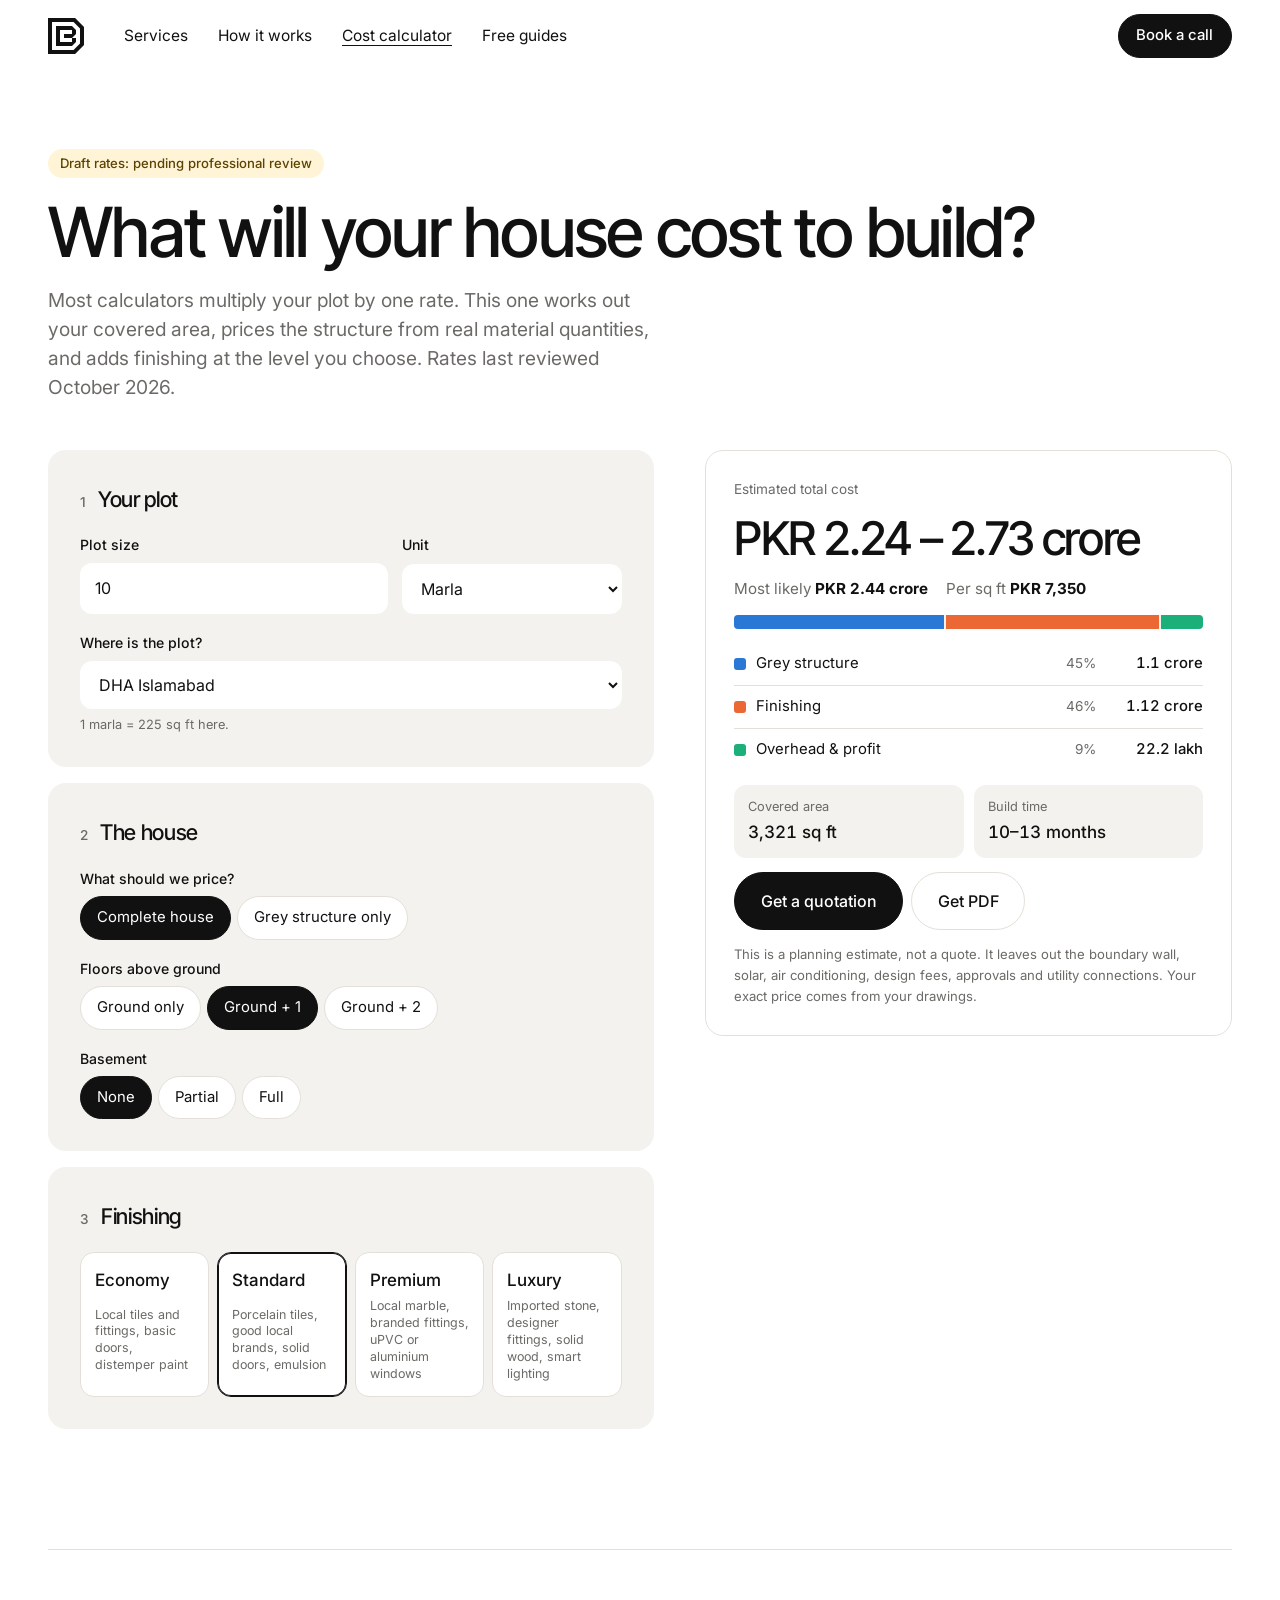
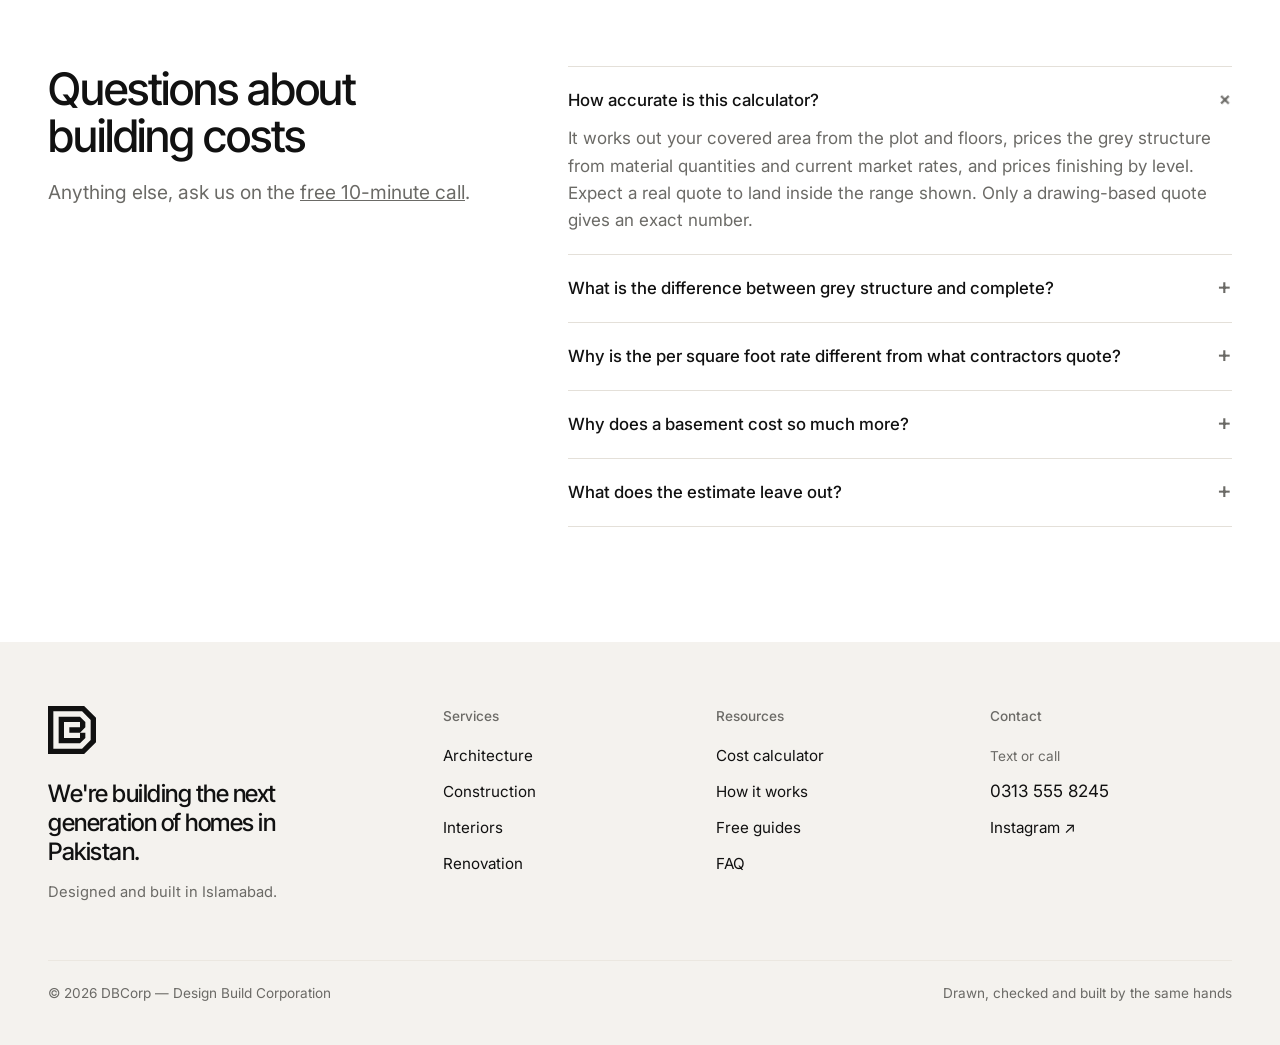
<file: construction-cost-calculator.html>
<!doctype html>
<html lang="en-PK">
<head>
<meta charset="utf-8">
<meta name="viewport" content="width=device-width, initial-scale=1, viewport-fit=cover">
<title>House Construction Cost Calculator Islamabad 2026 | DBCorp</title>
<meta name="description" content="Estimate the cost to build a house in Islamabad, Rawalpindi, Lahore or Karachi from your plot size, floors, basement and finish level. Free, instant, with a realistic price range and cost per sq ft.">
<link rel="canonical" href="https://dbcorp.pk/construction-cost-calculator.html">
<meta name="robots" content="index, follow, max-image-preview:large">
<meta name="geo.region" content="PK-IS"><meta name="geo.placename" content="Islamabad">
<meta property="og:type" content="website"><meta property="og:site_name" content="DBCorp — Design Build Corporation">
<meta property="og:title" content="House Construction Cost Calculator | DBCorp">
<meta property="og:description" content="What will your house really cost to build? Plot, floors, basement and finish level, with a realistic price range.">
<meta property="og:url" content="https://dbcorp.pk/construction-cost-calculator.html"><meta property="og:image" content="https://dbcorp.pk/images/hero.jpg">
<meta property="og:locale" content="en_PK"><meta property="og:image:alt" content="A newly built two-storey brick home in Islamabad by DBCorp"><meta name="twitter:card" content="summary_large_image">
<link rel="icon" href="favicon.svg?v=2" type="image/svg+xml">
<link rel="icon" href="images/favicon-32.png?v=2" type="image/png" sizes="32x32">
<link rel="apple-touch-icon" href="images/apple-touch-icon.png?v=2">
<meta name="theme-color" content="#FFFFFF">

<link rel="preconnect" href="https://fonts.googleapis.com">
<link rel="preconnect" href="https://fonts.gstatic.com" crossorigin>
<link rel="stylesheet" href="https://fonts.googleapis.com/css2?family=Inter+Tight:wght@400;500;600&family=Inter:wght@400;500&display=swap">
<style>
:root{
  color-scheme:light;
  --bg:#FFFFFF; --stone:#F4F2EE; --stone-2:#EBE7E0; --ink:#111111; --muted:#6B6A66; --line:#E4E0D9;
  --head:"Inter Tight","Helvetica Neue",Arial,sans-serif;
  --body:"Inter","Helvetica Neue",Arial,sans-serif;
  --r:18px; --wrap:1280px;
  /* breakdown chart: categorical slots 1-5, fixed order */
  --s1:#2a78d6; --s2:#eb6834; --s3:#1baf7a; --s4:#eda100; --s5:#e87ba4;
}
*{box-sizing:border-box}
[hidden]{display:none!important}
html{scroll-behavior:smooth}
@media (prefers-reduced-motion:reduce){html{scroll-behavior:auto}*{transition:none!important;animation:none!important}}
body{margin:0;background:var(--bg);color:var(--ink);font-family:var(--body);font-size:17px;line-height:1.6;-webkit-font-smoothing:antialiased}
a{color:inherit}
:focus-visible{outline:2px solid var(--ink);outline-offset:3px}
.wrap{max-width:var(--wrap);margin-inline:auto;padding-inline:clamp(16px,4vw,48px)}
h1,h2,h3{font-family:var(--head);font-weight:500;letter-spacing:-.025em;line-height:1.05;margin:0;text-wrap:balance}
h1{font-size:clamp(2.3rem,5.4vw,4.4rem)}
h2{font-size:clamp(1.8rem,3.6vw,2.8rem)}
h3{font-size:1.25rem;letter-spacing:-.01em;line-height:1.25}
p{margin:0}
.sub{font-size:clamp(1.05rem,1.5vw,1.25rem);color:var(--muted);line-height:1.5;max-width:52ch}
.btn{display:inline-flex;align-items:center;justify-content:center;gap:.5rem;font-family:var(--body);font-weight:500;font-size:1rem;padding:.95rem 1.6rem;border-radius:999px;border:1px solid var(--ink);background:var(--ink);color:#fff;text-decoration:none;cursor:pointer;transition:opacity .15s}
.btn:hover{opacity:.86}
.btn.line{background:transparent;color:var(--ink);border-color:var(--line)}
.btn.small{padding:.6rem 1.1rem;font-size:.93rem}

/* nav */
.nav{position:sticky;top:env(safe-area-inset-top,0px);z-index:50;background:rgba(255,255,255,.92);backdrop-filter:blur(12px)}
.nav .wrap{display:flex;align-items:center;gap:40px;height:72px}
.logo{display:inline-flex;text-decoration:none}
.logo img{display:block;width:36px;height:36px}
footer .logo img{width:48px;height:48px}
.sr-only{position:absolute;width:1px;height:1px;padding:0;margin:-1px;overflow:hidden;clip:rect(0,0,0,0);white-space:nowrap;border:0}
.nav ul{list-style:none;display:flex;gap:30px;margin:0;padding:0;flex:1}
.nav ul a{text-decoration:none;font-size:.97rem}
.nav ul a:hover{color:var(--muted)}
.nav ul a[aria-current]{border-bottom:1px solid var(--ink)}
.nav .right{margin-left:auto;display:flex;gap:10px;align-items:center}
.menu-btn{display:none;background:none;border:1px solid var(--line);border-radius:999px;padding:.55rem 1rem;font:inherit;font-size:.93rem;color:var(--ink);cursor:pointer}
@media (max-width:900px){
  .nav ul{display:none;position:absolute;left:0;right:0;top:72px;flex-direction:column;gap:0;background:#fff;padding:8px clamp(16px,4vw,48px) 24px;border-bottom:1px solid var(--line)}
  .nav ul.open{display:flex}
  .nav ul a{display:block;padding:12px 0;font-size:1.15rem}
  .menu-btn{display:inline-block}
  .nav .right .btn{display:none}
}

/* intro */
.intro{padding-block:clamp(40px,6vw,80px) clamp(28px,4vw,48px);display:grid;gap:18px}
.draft{justify-self:start;background:#FFF4D6;color:#5C4300;border-radius:999px;padding:4px 12px;font-size:.82rem;font-weight:500}

/* layout */
.calc{display:grid;grid-template-columns:minmax(0,1.15fr) minmax(0,1fr);gap:clamp(24px,4vw,56px);align-items:start;padding-bottom:clamp(72px,10vw,120px)}
@media (max-width:960px){.calc{grid-template-columns:1fr}}

/* form */
form{display:grid;gap:16px}
fieldset{border:0;margin:0;padding:clamp(20px,3vw,32px);background:var(--stone);border-radius:var(--r);display:grid;gap:18px;min-width:0}
legend{float:left;width:100%;padding:0;display:flex;gap:12px;align-items:baseline;font-family:var(--head);font-weight:500;font-size:1.35rem;letter-spacing:-.015em}
legend b{font-weight:500;font-size:.85rem;color:var(--muted);font-family:var(--body);letter-spacing:0}
legend+*{clear:both}
.field{display:grid;gap:6px;min-width:0}
.field>label,.lab{font-size:.88rem;font-weight:500}
.hint{font-size:.8rem;color:var(--muted)}
input,select{font:inherit;font-size:1rem;color:var(--ink);background:#fff;border:1px solid transparent;border-radius:12px;padding:.75rem .9rem;width:100%;min-width:0}
input:focus,select:focus{outline:2px solid var(--ink);outline-offset:0}
.two{display:grid;grid-template-columns:1.4fr 1fr;gap:14px}
@media (max-width:560px){.two{grid-template-columns:1fr}}
.seg{display:flex;flex-wrap:wrap;gap:6px}
.seg label{position:relative;cursor:pointer}
.seg input{position:absolute;opacity:0;width:1px;height:1px;padding:0}
.seg span{display:block;padding:.55rem 1rem;border-radius:999px;background:#fff;font-size:.93rem;border:1px solid var(--line);transition:background .15s,color .15s}
.seg input:checked+span{background:var(--ink);color:#fff;border-color:var(--ink)}
.seg input:focus-visible+span{outline:2px solid var(--ink);outline-offset:2px}
.seg input:disabled+span{opacity:.4;cursor:not-allowed}
.grades{display:grid;grid-template-columns:repeat(4,1fr);gap:8px}
@media (max-width:640px){.grades{grid-template-columns:1fr 1fr}}
.grades label{position:relative;cursor:pointer}
.grades input{position:absolute;opacity:0;width:1px;height:1px;padding:0}
.grades .card{display:grid;gap:4px;height:100%;padding:14px;border-radius:14px;background:#fff;border:1px solid var(--line)}
.grades .card b{font-weight:500}
.grades .card small{font-size:.78rem;color:var(--muted);line-height:1.35}
.grades input:checked+.card{border-color:var(--ink);box-shadow:inset 0 0 0 1px var(--ink)}
.grades input:focus-visible+.card{outline:2px solid var(--ink);outline-offset:2px}

/* results */
.res{position:sticky;top:88px;display:grid;gap:16px}
@media (max-width:960px){.res{position:static}}
.card-r{border:1px solid var(--line);border-radius:var(--r);padding:clamp(20px,3vw,28px);display:grid;gap:14px;background:#fff}
.kicker{font-size:.85rem;color:var(--muted)}
.big{font-family:var(--head);font-weight:500;font-size:clamp(2rem,4vw,2.9rem);letter-spacing:-.03em;line-height:1.05}
.mid{display:flex;gap:6px 18px;flex-wrap:wrap;font-size:.95rem}
.mid span{color:var(--muted)}
.bar{display:flex;gap:2px;height:14px;border-radius:4px;overflow:hidden;background:var(--stone)}
.bar i{display:block;height:100%;min-width:2px}
.leg{display:grid;gap:0;margin:0;padding:0;list-style:none}
.leg li{display:grid;grid-template-columns:12px 1fr auto auto;gap:10px;align-items:center;padding:9px 0;border-bottom:1px solid var(--line);font-size:.93rem}
.leg li:last-child{border-bottom:0}
.leg .sw{width:12px;height:12px;border-radius:3px}
.leg .pct{color:var(--muted);font-size:.85rem;min-width:3.2em;text-align:right}
.leg .amt{font-variant-numeric:tabular-nums;font-weight:500;min-width:6.5em;text-align:right}
.facts{display:grid;grid-template-columns:1fr 1fr;gap:10px}
.fact{background:var(--stone);border-radius:12px;padding:12px 14px;display:grid;gap:2px}
.fact span{font-size:.8rem;color:var(--muted)}
.fact b{font-weight:500;font-variant-numeric:tabular-nums}
.note{font-size:.82rem;color:var(--muted)}
.print-only{display:none}
.ctas{display:flex;gap:8px;flex-wrap:wrap}
.ok{color:#1F6B3A}

/* faq */
.faqs{display:grid;grid-template-columns:1fr 1.5fr;gap:clamp(32px,6vw,96px);padding-block:clamp(64px,9vw,120px);border-top:1px solid var(--line)}
@media (max-width:860px){.faqs{grid-template-columns:1fr}}
.faqs details{border-top:1px solid var(--line);padding:20px 0}
.faqs details:last-child{border-bottom:1px solid var(--line)}
.faqs summary{cursor:pointer;list-style:none;display:flex;justify-content:space-between;gap:16px;font-weight:500;font-size:1.05rem}
.faqs summary::-webkit-details-marker{display:none}
.faqs summary::after{content:"+";font-size:1.4rem;line-height:1;color:var(--muted);flex:none}
.faqs details[open] summary::after{content:"−"}
.faqs details p{color:var(--muted);margin-top:12px;max-width:62ch}
/* faq motion: armed only once JS adds .faq-anim, so answers never hide without JS */
.faqs.faq-anim details summary::after{content:"+";transition:transform .55s cubic-bezier(.22,1,.36,1)}
.faqs.faq-anim details.on summary::after{transform:rotate(45deg)}
.faqs.faq-anim details p{transition:opacity .45s ease .08s,transform .6s cubic-bezier(.22,1,.36,1) .04s}
.faqs.faq-anim details:not(.on) p{opacity:0;transform:translateY(-8px)}
.faqs.faq-anim summary{transition:color .2s}
@media (hover:hover){.faqs.faq-anim summary:hover{color:var(--muted)}}
.faqs.faq-anim.reveal details{opacity:0;transform:translateY(18px);transition:opacity .8s cubic-bezier(.22,1,.36,1) var(--d,0s),transform .8s cubic-bezier(.22,1,.36,1) var(--d,0s)}
.faqs.faq-anim.reveal.in details{opacity:1;transform:none}

/* footer */
footer{background:var(--stone);padding-block:64px 40px}
.foot{display:grid;grid-template-columns:1.5fr repeat(3,1fr);gap:32px}
.foot h4{font-size:.85rem;font-weight:500;color:var(--muted);margin:0 0 14px}
.foot ul{list-style:none;margin:0;padding:0;display:grid;gap:9px}
.foot a{text-decoration:none;font-size:.95rem}
.foot a:hover{color:var(--muted)}
.tag{font-family:var(--head);font-size:1.5rem;font-weight:500;letter-spacing:-.02em;line-height:1.2;max-width:18ch;margin-top:18px}
.legal{display:flex;justify-content:space-between;gap:12px;flex-wrap:wrap;margin-top:56px;padding-top:22px;border-top:1px solid var(--stone-2);font-size:.85rem;color:var(--muted)}
@media (max-width:960px){.foot{grid-template-columns:1fr 1fr}.foot>div:first-child{grid-column:1/-1}}

/* phone: live total pinned to the bottom */
.mbar{display:none}
@media (max-width:960px){
  .mbar{display:flex;position:fixed;left:0;right:0;bottom:0;z-index:40;gap:12px;align-items:center;justify-content:space-between;padding:10px 16px calc(10px + env(safe-area-inset-bottom,0px));background:rgba(255,255,255,.96);border-top:1px solid var(--line)}
  .mbar div{display:grid;line-height:1.25}
  .mbar span{font-size:.75rem;color:var(--muted)}
  .mbar b{font-family:var(--head);font-weight:500;font-size:1.15rem}
  footer{padding-bottom:110px}
}

@media print{
  .nav,.mbar,footer,.faqs,#calc,.ctas,.draft{display:none!important}
  .calc{grid-template-columns:1fr}
  .res{position:static}
  body{font-size:12pt}
  .print-only{display:block}
}
</style>

<script type="application/ld+json">
{"@context":"https://schema.org","@type":"WebApplication","name":"House Construction Cost Calculator","url":"https://dbcorp.pk/construction-cost-calculator.html",
 "applicationCategory":"UtilitiesApplication","operatingSystem":"Any","offers":{"@type":"Offer","price":"0","priceCurrency":"PKR"},
 "description":"Estimate the cost to build a house in Pakistan from plot size, location, floors, basement and finish level.",
 "provider":{"@type":"GeneralContractor","name":"DBCorp — Design Build Corporation","url":"https://dbcorp.pk/"}}
</script>
<script type="application/ld+json">
{
 "@context": "https://schema.org",
 "@type": "FAQPage",
 "mainEntity": [
  {
   "@type": "Question",
   "name": "How accurate is this calculator?",
   "acceptedAnswer": {
    "@type": "Answer",
    "text": "It works out your covered area from the plot and floors, prices the grey structure from material quantities and current market rates, and prices finishing by level. Expect a real quote to land inside the range shown. Only a drawing-based quote gives an exact number."
   }
  },
  {
   "@type": "Question",
   "name": "What is the difference between grey structure and complete?",
   "acceptedAnswer": {
    "@type": "Answer",
    "text": "Grey structure is the foundation, columns, beams, slabs, brickwork, plaster and concealed pipes. Complete adds flooring, doors, windows, bathrooms, kitchen, electrical fittings, paint and woodwork."
   }
  },
  {
   "@type": "Question",
   "name": "Why is the per square foot rate different from what contractors quote?",
   "acceptedAnswer": {
    "@type": "Answer",
    "text": "Contractors quote different things under the same name. Some leave out bathrooms, kitchens or their own profit. Ask what each rate includes, and compare like for like."
   }
  },
  {
   "@type": "Question",
   "name": "Why does a basement cost so much more?",
   "acceptedAnswer": {
    "@type": "Answer",
    "text": "A basement needs deep excavation, retaining walls, heavier steel and waterproofing. Its structure costs roughly one and a half times more per square foot than the floors above."
   }
  },
  {
   "@type": "Question",
   "name": "What does the estimate leave out?",
   "acceptedAnswer": {
    "@type": "Answer",
    "text": "The boundary wall and gate, solar, air conditioning, landscaping, architecture and structural design, map approval fees and utility connections. We price these separately on the call."
   }
  }
 ]
}
</script>
<script type="application/ld+json">
{
 "@context": "https://schema.org",
 "@type": "BreadcrumbList",
 "itemListElement": [
  {
   "@type": "ListItem",
   "position": 1,
   "name": "Home",
   "item": "https://dbcorp.pk/"
  },
  {
   "@type": "ListItem",
   "position": 2,
   "name": "Construction cost calculator",
   "item": "https://dbcorp.pk/construction-cost-calculator.html"
  }
 ]
}
</script>
<!-- every rate the calculator uses lives in this file -->
<script src="calculator-rates.js"></script>
</head>
<body>
<header class="nav">
  <div class="wrap">
    <a class="logo" href="index.html"><img src="images/logo.svg" width="61" height="61" alt=""><span class="sr-only">DBCorp, home</span></a>
    <ul id="menu">
      <li><a href="index.html#services">Services</a></li>
      <li><a href="index.html#how">How it works</a></li>
      <li><a href="construction-cost-calculator.html" aria-current="page">Cost calculator</a></li>
      <li><a href="index.html#guides">Free guides</a></li>
    </ul>
    <div class="right">
      <a class="btn small" href="index.html#calendar">Book a call</a>
      <button class="menu-btn" id="menuBtn" aria-expanded="false" aria-controls="menu">Menu</button>
    </div>
  </div>
</header>
<main class="wrap">
  <div class="intro">
    <p class="draft" id="draft" hidden>Draft rates: pending professional review</p>
    <h1>What will your house cost to build?</h1>
    <p class="sub">Most calculators multiply your plot by one rate. This one works out your covered area, prices the structure from real material quantities, and adds finishing at the level you choose. <span id="updated"></span></p>
  </div>

  <div class="calc">
    <form id="calc" novalidate>
      <fieldset>
        <legend><b>1</b>Your plot</legend>
        <div class="two">
          <div class="field"><label for="size">Plot size</label><input id="size" name="size" type="number" inputmode="decimal" min="1" step="any" value="10"></div>
          <div class="field"><label for="unit">Unit</label><select id="unit" name="unit"><option value="marla" selected>Marla</option><option value="kanal">Kanal</option><option value="sqyd">Sq yards</option><option value="sqft">Sq ft</option></select></div>
        </div>
        <div class="field"><label for="loc">Where is the plot?</label><select id="loc" name="loc"></select><span class="hint" id="marlaHint"></span></div>
      </fieldset>

      <fieldset>
        <legend><b>2</b>The house</legend>
        <div class="field"><span class="lab" id="scopeL">What should we price?</span>
          <div class="seg" role="radiogroup" aria-labelledby="scopeL">
            <label><input type="radio" name="scope" value="complete" checked><span>Complete house</span></label>
            <label><input type="radio" name="scope" value="grey"><span>Grey structure only</span></label>
          </div>
        </div>
        <div class="field"><span class="lab" id="floorsL">Floors above ground</span>
          <div class="seg" role="radiogroup" aria-labelledby="floorsL">
            <label><input type="radio" name="floors" value="1"><span>Ground only</span></label>
            <label><input type="radio" name="floors" value="2" checked><span>Ground + 1</span></label>
            <label><input type="radio" name="floors" value="3"><span>Ground + 2</span></label>
          </div>
        </div>
        <div class="field"><span class="lab" id="baseL">Basement</span>
          <div class="seg" role="radiogroup" aria-labelledby="baseL">
            <label><input type="radio" name="base" value="none" checked><span>None</span></label>
            <label><input type="radio" name="base" value="partial"><span>Partial</span></label>
            <label><input type="radio" name="base" value="full"><span>Full</span></label>
          </div>
        </div>
      </fieldset>

      <fieldset id="finishSet">
        <legend><b>3</b>Finishing</legend>
        <div class="grades" id="tiers" role="radiogroup" aria-label="Finishing level"></div>
      </fieldset>
    </form>

    <aside class="res" id="res" aria-live="polite">
      <div class="card-r">
        <p class="kicker" id="rTitle">Estimated total cost</p>
        <p class="note print-only" id="rSpec"></p>
        <p class="big" id="rRange">—</p>
        <div class="mid"><p><span>Most likely</span> <b id="rMid"></b></p><p><span>Per sq ft</span> <b id="rSqft"></b></p></div>
        <div class="bar" id="rBar" role="img"></div>
        <ul class="leg" id="rLeg"></ul>
        <div class="facts">
          <div class="fact"><span>Covered area</span><b id="fCov"></b></div>
          <div class="fact"><span>Build time</span><b id="fTime"></b></div>
        </div>
        <div class="ctas">
          <a class="btn" id="waBtn" href="https://wa.me/923135558245" target="_blank" rel="noopener">Get a quotation</a>
          <button class="btn line" id="printBtn" type="button">Get PDF</button>
        </div>
        <p class="note">This is a planning estimate, not a quote. It leaves out the boundary wall, solar, air conditioning, design fees, approvals and utility connections. Your exact price comes from your drawings.</p>
      </div>

    </aside>
  </div>

  <section class="faqs" aria-labelledby="faqH">
    <div style="display:grid;gap:18px;align-content:start"><h2 id="faqH">Questions about building costs</h2><p class="sub">Anything else, ask us on the <a href="index.html#calendar">free 10-minute call</a>.</p></div>
    <div>
      <details open><summary>How accurate is this calculator?</summary><p>It works out your covered area from the plot and floors, prices the grey structure from material quantities and current market rates, and prices finishing by level. Expect a real quote to land inside the range shown. Only a drawing-based quote gives an exact number.</p></details>
      <details><summary>What is the difference between grey structure and complete?</summary><p>Grey structure is the foundation, columns, beams, slabs, brickwork, plaster and concealed pipes. Complete adds flooring, doors, windows, bathrooms, kitchen, electrical fittings, paint and woodwork.</p></details>
      <details><summary>Why is the per square foot rate different from what contractors quote?</summary><p>Contractors quote different things under the same name. Some leave out bathrooms, kitchens or their own profit. Ask what each rate includes, and compare like for like.</p></details>
      <details><summary>Why does a basement cost so much more?</summary><p>A basement needs deep excavation, retaining walls, heavier steel and waterproofing. Its structure costs roughly one and a half times more per square foot than the floors above.</p></details>
      <details><summary>What does the estimate leave out?</summary><p>The boundary wall and gate, solar, air conditioning, landscaping, architecture and structural design, map approval fees and utility connections. We price these separately on the call.</p></details>
    </div>
  </section>
</main>

<footer>
  <div class="wrap">
    <div class="foot">
      <div><a class="logo" href="index.html"><img src="images/logo.svg" width="61" height="61" alt=""><span class="sr-only">DBCorp, home</span></a><p class="tag">We're building the next generation of homes in Pakistan.</p><p style="color:var(--muted);margin-top:14px;font-size:.92rem">Designed and built in Islamabad.</p></div>
      <div><h4>Services</h4><ul><li><a href="index.html#services">Architecture</a></li><li><a href="index.html#services">Construction</a></li><li><a href="index.html#services">Interiors</a></li><li><a href="index.html#services">Renovation</a></li></ul></div>
      <div><h4>Resources</h4><ul><li><a href="construction-cost-calculator.html">Cost calculator</a></li><li><a href="index.html#how">How it works</a></li><li><a href="index.html#guides">Free guides</a></li><li><a href="index.html#faq">FAQ</a></li></ul></div>
      <div><h4>Contact</h4><ul><li><span style="color:var(--muted);font-size:.85rem">Text or call</span></li><li>0313 555 8245</li><li><a href="https://www.instagram.com/dbcorp.pk/" target="_blank" rel="noopener">Instagram ↗</a></li></ul></div>
    </div>
    <div class="legal"><span>© 2026 DBCorp — Design Build Corporation</span><span>Drawn, checked and built by the same hands</span></div>
  </div>
</footer>
<div class="mbar"><div><span>Estimated total</span><b id="mTotal">—</b></div><a class="btn small" href="#res">See breakdown</a></div>

<script>
/* All rates come from calculator-rates.js. Edit that file, not this one. */
const R=window.RATES;
const WA="923135558245";
const LEAD_ENDPOINT=""; // same as index.html: set to a Formspree / Google Apps Script URL at launch

/* ---------- formatting ---------- */
const nf=new Intl.NumberFormat('en-PK',{maximumFractionDigits:0});
const rs=n=>'PKR '+nf.format(Math.round(n/1000)*1000);
function pk(n){ // short lakh / crore form
  if(n>=1e7)return(n/1e7).toFixed(n>=1e8?1:2).replace(/\.?0+$/,'')+' crore';
  if(n>=1e5)return(n/1e5).toFixed(1).replace(/\.0$/,'')+' lakh';
  return nf.format(Math.round(n))}
const sq=n=>nf.format(Math.round(n))+' sq ft';
const pct=n=>Math.round(n*100)+'%';
const $=id=>document.getElementById(id);
const form=$('calc');

/* ---------- build the location list and finishing cards from the rates file ---------- */
$('loc').innerHTML=Object.entries(R.locations).map(([k,l],i)=>`<option value="${k}"${i===0?' selected':''}>${l.name}</option>`).join('');
const TIER_KEYS=Object.keys(R.finish);
$('tiers').innerHTML=TIER_KEYS.map((k,i)=>{const t=R.finish[k];
  return`<label><input type="radio" name="tier" value="${k}"${i===1?' checked':''}><span class="card"><b>${t.name}</b><small>${t.spec}</small></span></label>`}).join('');

/* ---------- read inputs ---------- */
function read(){const fd=new FormData(form),g=k=>fd.get(k);
  return{size:parseFloat(g('size'))||0,unit:g('unit'),loc:g('loc'),scope:g('scope'),floors:+g('floors'),base:g('base'),tier:g('tier')}}

/* ---------- the estimate ---------- */
function estimate(v){
  const L=R.locations[v.loc],cf=L.cost;
  const plot=v.size*{marla:L.marla,kanal:L.marla*20,sqyd:9,sqft:1}[v.unit];
  // covered area
  const cover=R.coverage.find(([max])=>plot<=max)[1];
  const ground=plot*cover;
  const area={ground,first:v.floors>=2?ground*R.firstFloor:0,second:v.floors>=3?ground*R.secondFloor:0,
    mumty:plot>4000?R.mumtyLarge:R.mumty};
  const above=area.ground+area.first+area.second+area.mumty;
  const base=v.base==='full'?ground:v.base==='partial'?ground*R.basement.partial:0;
  const total=above+base;
  // grey structure: quantities x prices, basement counts heavier
  const eq=above+base*R.basement.greyFactor;
  const mats=Object.values(R.materials).map(m=>({...m,qty:m.perSqft*eq,amt:m.perSqft*eq*m.price*cf}));
  const matTotal=mats.reduce((s,m)=>s+m.amt,0);
  const greyOther=matTotal*R.greyOtherMaterials;
  const greyLab=R.greyLabour*eq*cf;
  const grey=matTotal+greyOther+greyLab;
  // finishing: mumty and basement finished lighter
  const finArea=above-area.mumty*.5+base*R.basement.finishFactor;
  const finish=v.scope==='complete'?R.finish[v.tier].rate*finArea*cf:0;
  const overhead=(grey+finish)*R.overhead;
  const sum=grey+finish+overhead;
  // timeline, months
  const months=4+above/2000+(v.base==='full'?2:v.base==='partial'?1:0)+(v.scope==='complete'?(3+above/1500)*(R.finish[v.tier].rate/R.finish.standard.rate)**.35:0);
  return{plot,cover,area,above,base,total,mats,matTotal,greyOther,greyLab,grey,finish,overhead,sum,months,L};
}

/* ---------- render ---------- */
function render(){
  const v=read();
  const L=R.locations[v.loc];
  $('marlaHint').hidden=!(v.unit==='marla'||v.unit==='kanal');
  $('marlaHint').textContent=`1 marla = ${nf.format(L.marla)} sq ft here.`;
  $('finishSet').hidden=v.scope==='grey';
  if(!(v.size>0)){$('rRange').textContent='Enter a plot size';return}
  const o=estimate(v);
  const lo=o.sum*R.range.low,hi=o.sum*R.range.high;
  $('rTitle').textContent=v.scope==='grey'?'Estimated grey structure cost':'Estimated total cost';
  const a=pk(lo),b=pk(hi),ua=a.split(' ')[1],ub=b.split(' ')[1];
  $('rRange').textContent=ua&&ua===ub?`PKR ${a.split(' ')[0]} – ${b}`:`PKR ${a} – ${b}`;
  $('rMid').textContent='PKR '+pk(o.sum);
  $('rSqft').textContent='PKR '+nf.format(Math.round(o.sum/o.total/50)*50);
  $('mTotal').textContent='PKR '+pk(o.sum);
  // breakdown bar + legend (zero segments left out)
  const seg=[['Grey structure',o.grey,'var(--s1)'],['Finishing',o.finish,'var(--s2)'],['Overhead & profit',o.overhead,'var(--s3)']].filter(s=>s[1]>0);
  $('rBar').innerHTML=seg.map(([n,a,c])=>`<i style="flex:${a};background:${c}" title="${n}: PKR ${pk(a)}"></i>`).join('');
  $('rBar').setAttribute('aria-label','Cost breakdown: '+seg.map(([n,a])=>`${n} ${pct(a/o.sum)}`).join(', '));
  $('rLeg').innerHTML=seg.map(([n,a,c])=>`<li><i class="sw" style="background:${c}"></i><span>${n}</span><span class="pct">${pct(a/o.sum)}</span><span class="amt">${pk(a)}</span></li>`).join('');
  $('fCov').textContent=sq(o.total);
  $('fTime').textContent=`${Math.round(o.months*.9)}–${Math.round(o.months*1.15)} months`;
  // share + WhatsApp
  const p=new URLSearchParams();for(const[k,val]of new FormData(form))if(val!=='')p.append(k,val);
  history.replaceState(null,'','#'+p.toString());
  const unitTxt={marla:'marla',kanal:'kanal',sqyd:'sq yd',sqft:'sq ft'}[v.unit];
  const msg=`Assalam o Alaikum DBCorp, I used your cost calculator and would like an exact quote.\n\nPlot: ${v.size} ${unitTxt}, ${L.name}\nHouse: ${v.floors===1?'Ground only':'Ground + '+(v.floors-1)}${v.base!=='none'?', '+v.base+' basement':''}, about ${sq(o.total)}\nScope: ${v.scope==='grey'?'Grey structure':'Complete, '+R.finish[v.tier].name+' finishing'}\nEstimate: PKR ${pk(lo)} – ${pk(hi)}\n\nMy estimate: ${location.href}`;
  $('rSpec').textContent=`${v.size} ${unitTxt} plot, ${L.name}. ${v.floors===1?'Ground only':'Ground + '+(v.floors-1)}${v.base!=='none'?', '+v.base+' basement':''}, about ${sq(o.total)} covered. ${v.scope==='grey'?'Grey structure':R.finish[v.tier].name+' finishing'}. Rates ${R.updated}.`;
  $('waBtn').href=`https://wa.me/${WA}?text=${encodeURIComponent(msg)}`;
  $('waBtn').dataset.msg=msg;
}

/* ---------- restore from a shared link (values no longer in the rates file are ignored) ---------- */
(()=>{if(location.hash.length<2)return;const p=new URLSearchParams(location.hash.slice(1));
  for(const[k,val]of p)form.querySelectorAll(`[name="${k}"]`).forEach(el=>{
    if(el.type==='radio'){if(el.value===val)el.checked=true}
    else if(el.tagName!=='SELECT'||[...el.options].some(o=>o.value===val))el.value=val})})();

form.addEventListener('input',render);form.addEventListener('change',render);
$('waBtn').addEventListener('click',()=>{if(LEAD_ENDPOINT)fetch(LEAD_ENDPOINT,{method:'POST',headers:{'Content-Type':'application/json'},body:JSON.stringify({type:'estimate',msg:$('waBtn').dataset.msg})}).catch(()=>{})});
$('printBtn').onclick=()=>print();
$('draft').hidden=R.verified;
$('updated').textContent=`Rates last reviewed ${R.updated}.`;
render();

/* ---------- FAQ: fluid open and close, staggered reveal ---------- */
(()=>{const box=document.querySelector('.faqs');if(!box||!box.animate||matchMedia('(prefers-reduced-motion:reduce)').matches)return;
  box.classList.add('faq-anim');const items=box.querySelectorAll('details');
  items.forEach(d=>{let anim=null,want=d.open;d.classList.toggle('on',want);
    d.querySelector('summary').addEventListener('click',e=>{e.preventDefault();want=!want;
      const from=d.offsetHeight;if(anim)anim.cancel();
      d.open=want;const to=d.offsetHeight;d.open=true; // measure the end height, keep content visible while it moves
      d.classList.toggle('on',want);d.style.overflow='hidden';
      anim=d.animate({height:[from+'px',to+'px']},{duration:Math.min(750,320+Math.abs(to-from)*1.2),easing:'cubic-bezier(.22,1,.36,1)'});
      anim.onfinish=()=>{anim=null;d.open=want;d.style.overflow=''}})});
  if(!('IntersectionObserver' in window))return;
  items.forEach((d,i)=>d.style.setProperty('--d',i*.07+'s'));box.classList.add('reveal');
  const io=new IntersectionObserver(e=>{if(e[0].isIntersecting){box.classList.add('in');io.disconnect();
    setTimeout(()=>items.forEach(d=>d.style.removeProperty('--d')),1500)}},{threshold:.1});io.observe(box)})();

/* ---------- Menu ---------- */
const mb=$('menuBtn'),menu=$('menu');
mb.addEventListener('click',()=>{const o=menu.classList.toggle('open');mb.setAttribute('aria-expanded',o)});
</script>
</body>
</html>
</file>
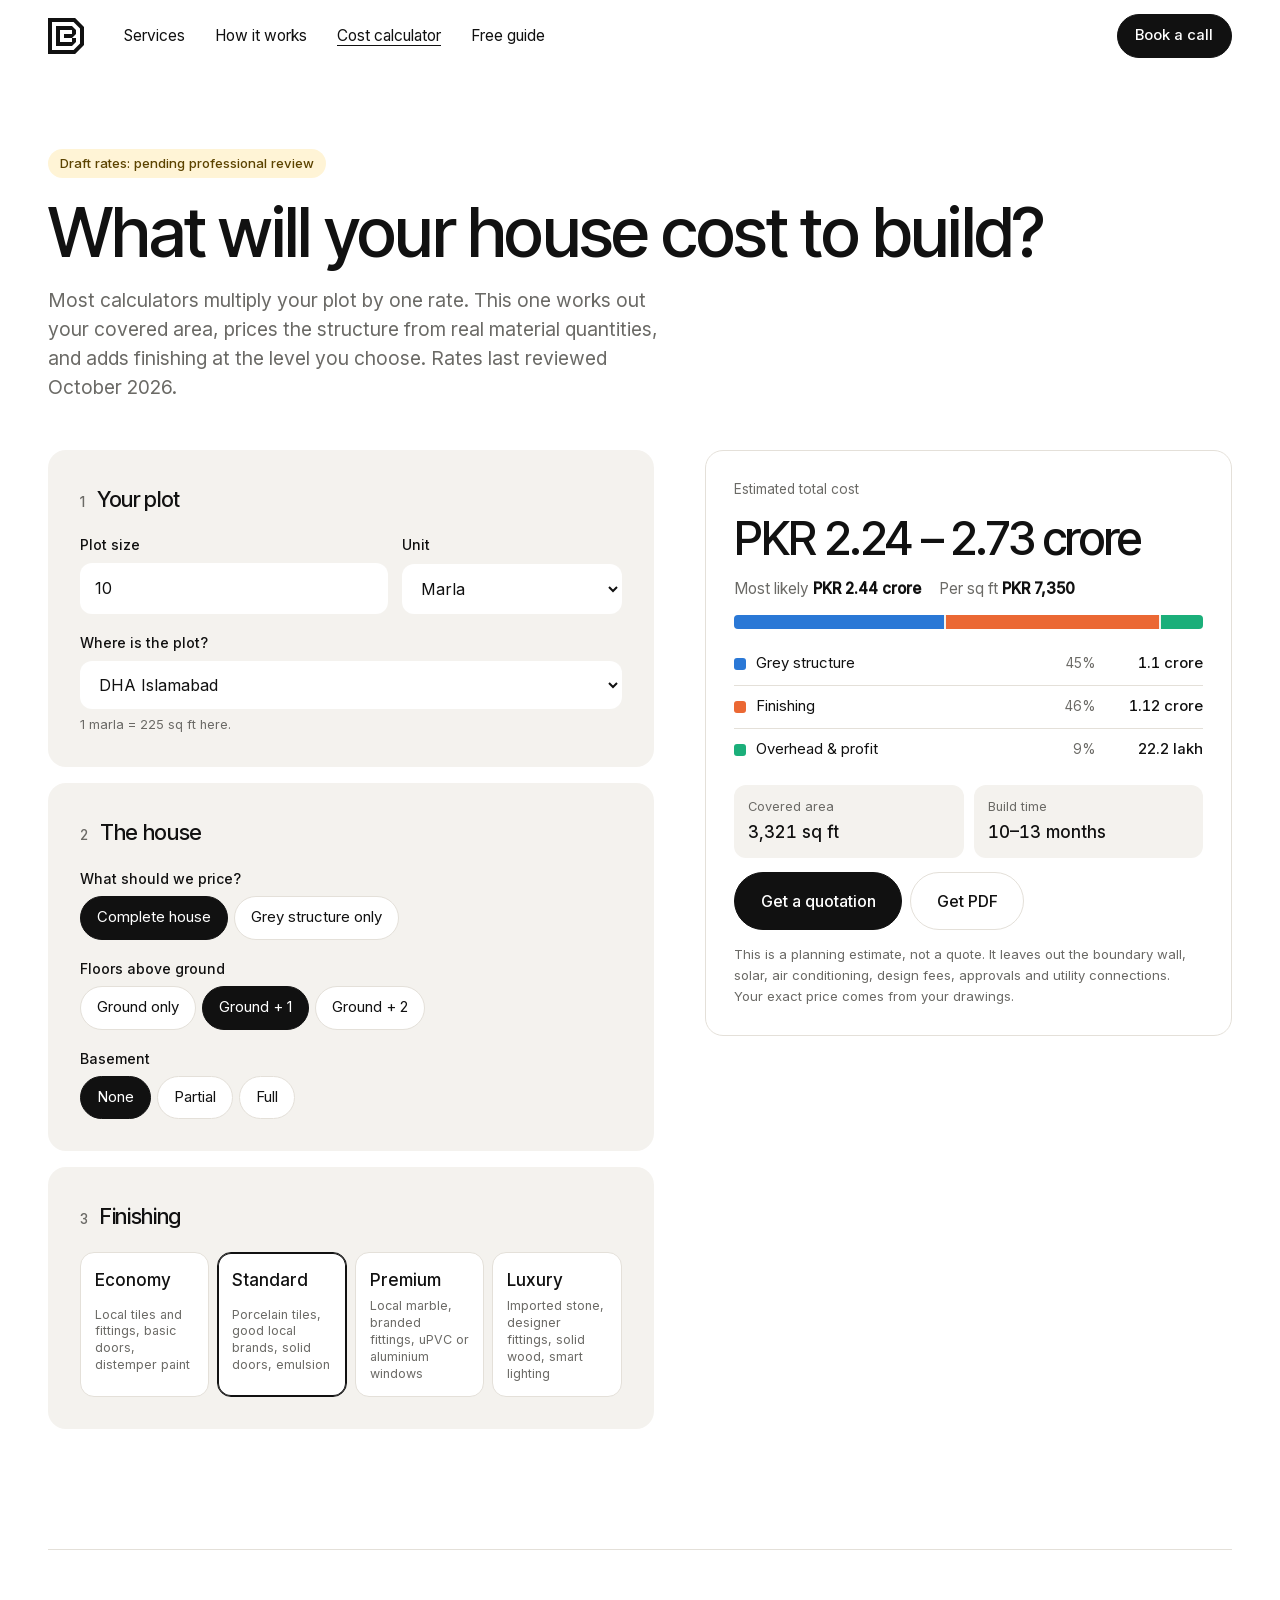
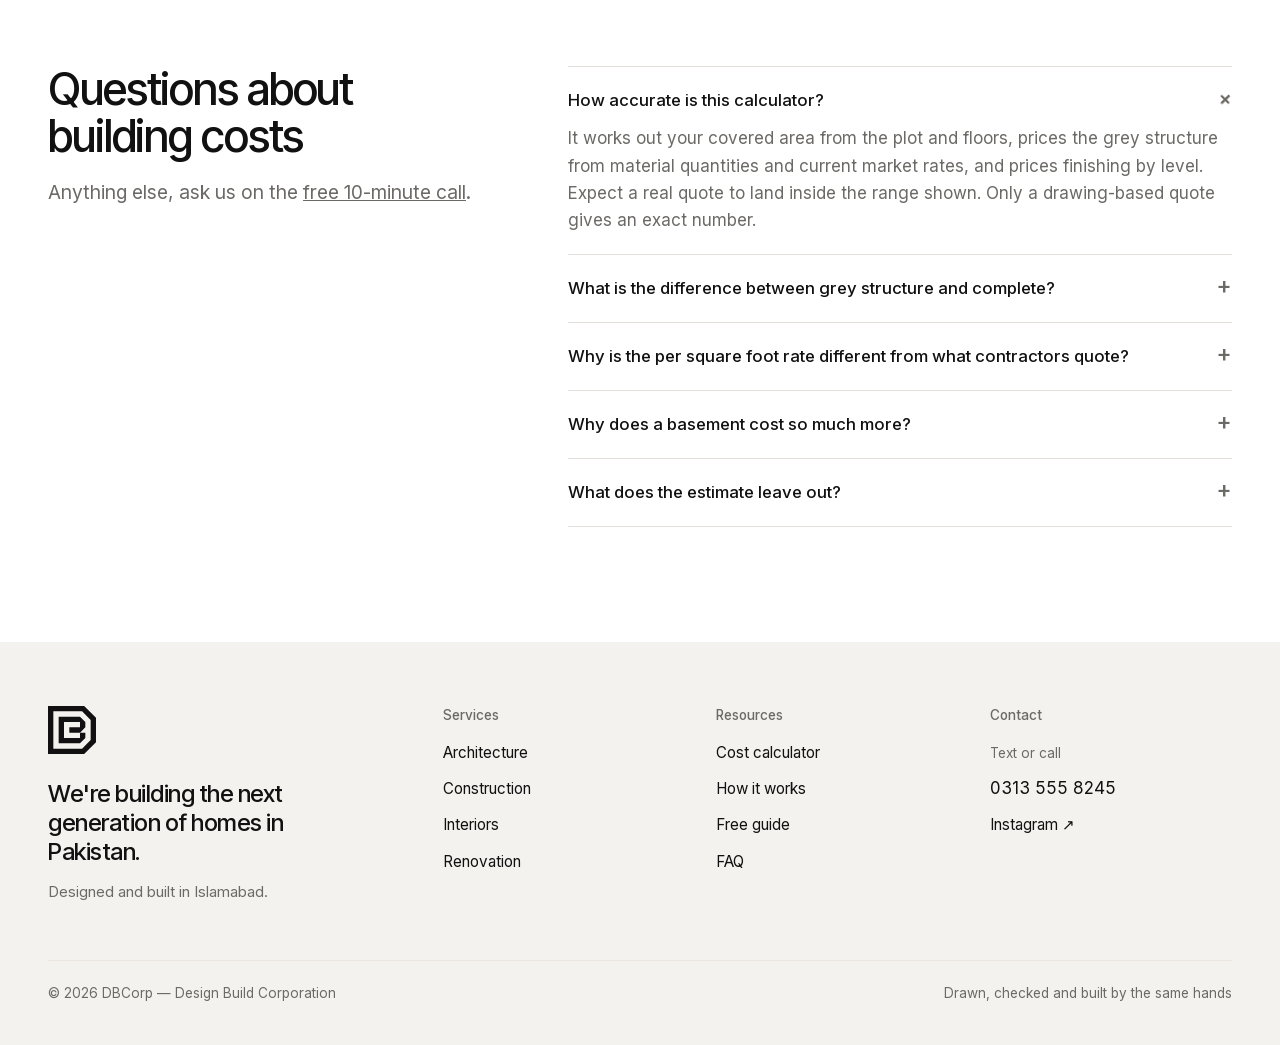
<file: cost-calculator.html>
<!doctype html>
<html lang="en-PK">
<head>
<meta charset="utf-8">
<meta name="viewport" content="width=device-width, initial-scale=1, viewport-fit=cover">
<title>House Construction Cost Calculator Islamabad 2026 | DBCorp</title>
<meta name="description" content="Estimate the cost to build a house in Islamabad, Rawalpindi, Lahore or Karachi from your plot size, floors, basement and finish level. Free, instant, with a realistic price range and cost per sq ft.">
<link rel="canonical" href="https://dbcorp.pk/cost-calculator">
<meta name="robots" content="index, follow, max-image-preview:large">
<meta name="geo.region" content="PK-IS"><meta name="geo.placename" content="Islamabad">
<meta property="og:type" content="website"><meta property="og:site_name" content="DBCorp — Design Build Corporation">
<meta property="og:title" content="House Construction Cost Calculator | DBCorp">
<meta property="og:description" content="What will your house really cost to build? Plot, floors, basement and finish level, with a realistic price range.">
<meta property="og:url" content="https://dbcorp.pk/cost-calculator"><meta property="og:image" content="https://dbcorp.pk/images/hero.jpg">
<meta property="og:locale" content="en_PK"><meta property="og:image:alt" content="A newly built two-storey brick home in Islamabad by DBCorp"><meta name="twitter:card" content="summary_large_image">
<link rel="icon" href="favicon.svg?v=2" type="image/svg+xml">
<link rel="icon" href="images/favicon-32.png?v=2" type="image/png" sizes="32x32">
<link rel="apple-touch-icon" href="images/apple-touch-icon.png?v=2">
<meta name="theme-color" content="#FFFFFF">

<link rel="preload" href="fonts/inter-tight-latin.woff2" as="font" type="font/woff2" crossorigin>
<link rel="preload" href="fonts/inter-latin.woff2" as="font" type="font/woff2" crossorigin>
<style>
/* fonts are served from this site, so text never waits on a third-party server */
@font-face{font-family:"Inter Tight";font-style:normal;font-weight:400 600;font-display:swap;src:url(fonts/inter-tight-latin.woff2) format("woff2")}
@font-face{font-family:"Inter";font-style:normal;font-weight:400 500;font-display:swap;src:url(fonts/inter-latin.woff2) format("woff2")}
:root{
  color-scheme:light;
  --bg:#FFFFFF; --stone:#F4F2EE; --stone-2:#EBE7E0; --ink:#111111; --muted:#6B6A66; --line:#E4E0D9;
  --head:"Inter Tight","Helvetica Neue",Arial,sans-serif;
  --body:"Inter","Helvetica Neue",Arial,sans-serif;
  --r:18px; --wrap:1280px;
  /* breakdown chart: categorical slots 1-5, fixed order */
  --s1:#2a78d6; --s2:#eb6834; --s3:#1baf7a; --s4:#eda100; --s5:#e87ba4;
}
*{box-sizing:border-box}
[hidden]{display:none!important}
html{scroll-behavior:smooth}
@media (prefers-reduced-motion:reduce){html{scroll-behavior:auto}*{transition:none!important;animation:none!important}}
body{margin:0;background:var(--bg);color:var(--ink);font-family:var(--body);font-size:17px;line-height:1.6;-webkit-font-smoothing:antialiased}
a{color:inherit}
:focus-visible{outline:2px solid var(--ink);outline-offset:3px}
.wrap{max-width:var(--wrap);margin-inline:auto;padding-inline:clamp(16px,4vw,48px)}
h1,h2,h3{font-family:var(--head);font-weight:500;letter-spacing:-.025em;line-height:1.05;margin:0;text-wrap:balance}
h1{font-size:clamp(2.3rem,5.4vw,4.4rem)}
h2{font-size:clamp(1.8rem,3.6vw,2.8rem)}
h3{font-size:1.25rem;letter-spacing:-.01em;line-height:1.25}
p{margin:0}
.sub{font-size:clamp(1.05rem,1.5vw,1.25rem);color:var(--muted);line-height:1.5;max-width:52ch}
.btn{display:inline-flex;align-items:center;justify-content:center;gap:.5rem;font-family:var(--body);font-weight:500;font-size:1rem;padding:.95rem 1.6rem;border-radius:999px;border:1px solid var(--ink);background:var(--ink);color:#fff;text-decoration:none;cursor:pointer;transition:opacity .15s}
.btn:hover{opacity:.86}
.btn.line{background:transparent;color:var(--ink);border-color:var(--line)}
.btn.small{padding:.6rem 1.1rem;font-size:.93rem}

/* nav */
.nav{position:sticky;top:env(safe-area-inset-top,0px);z-index:50;background:rgba(255,255,255,.92);backdrop-filter:blur(12px)}
.nav .wrap{display:flex;align-items:center;gap:40px;height:72px}
.logo{display:inline-flex;text-decoration:none}
.logo img{display:block;width:36px;height:36px}
footer .logo img{width:48px;height:48px}
.sr-only{position:absolute;width:1px;height:1px;padding:0;margin:-1px;overflow:hidden;clip:rect(0,0,0,0);white-space:nowrap;border:0}
.nav ul{list-style:none;display:flex;gap:30px;margin:0;padding:0;flex:1}
.nav ul a{text-decoration:none;font-size:.97rem}
.nav ul a:hover{color:var(--muted)}
.nav ul a[aria-current]{border-bottom:1px solid var(--ink)}
.nav .right{margin-left:auto;display:flex;gap:10px;align-items:center}
.menu-btn{display:none;background:none;border:1px solid var(--line);border-radius:999px;padding:.55rem 1rem;font:inherit;font-size:.93rem;color:var(--ink);cursor:pointer}
@media (max-width:900px){
  .nav ul{display:none;position:absolute;left:0;right:0;top:72px;flex-direction:column;gap:0;background:#fff;padding:8px clamp(16px,4vw,48px) 24px;border-bottom:1px solid var(--line)}
  .nav ul.open{display:flex}
  .nav ul a{display:block;padding:12px 0;font-size:1.15rem}
  .menu-btn{display:inline-block}
  .nav .right .btn{display:none}
}

/* intro */
.intro{padding-block:clamp(40px,6vw,80px) clamp(28px,4vw,48px);display:grid;gap:18px}
.draft{justify-self:start;background:#FFF4D6;color:#5C4300;border-radius:999px;padding:4px 12px;font-size:.82rem;font-weight:500}

/* layout */
.calc{display:grid;grid-template-columns:minmax(0,1.15fr) minmax(0,1fr);gap:clamp(24px,4vw,56px);align-items:start;padding-bottom:clamp(72px,10vw,120px)}
@media (max-width:960px){.calc{grid-template-columns:1fr}}

/* form */
form{display:grid;gap:16px}
fieldset{border:0;margin:0;padding:clamp(20px,3vw,32px);background:var(--stone);border-radius:var(--r);display:grid;gap:18px;min-width:0}
legend{float:left;width:100%;padding:0;display:flex;gap:12px;align-items:baseline;font-family:var(--head);font-weight:500;font-size:1.35rem;letter-spacing:-.015em}
legend b{font-weight:500;font-size:.85rem;color:var(--muted);font-family:var(--body);letter-spacing:0}
legend+*{clear:both}
.field{display:grid;gap:6px;min-width:0}
.field>label,.lab{font-size:.88rem;font-weight:500}
.hint{font-size:.8rem;color:var(--muted)}
input,select{font:inherit;font-size:1rem;color:var(--ink);background:#fff;border:1px solid transparent;border-radius:12px;padding:.75rem .9rem;width:100%;min-width:0}
input:focus,select:focus{outline:2px solid var(--ink);outline-offset:0}
.two{display:grid;grid-template-columns:1.4fr 1fr;gap:14px}
@media (max-width:560px){.two{grid-template-columns:1fr}}
.seg{display:flex;flex-wrap:wrap;gap:6px}
.seg label{position:relative;cursor:pointer}
.seg input{position:absolute;opacity:0;width:1px;height:1px;padding:0}
.seg span{display:block;padding:.55rem 1rem;border-radius:999px;background:#fff;font-size:.93rem;border:1px solid var(--line);transition:background .15s,color .15s}
.seg input:checked+span{background:var(--ink);color:#fff;border-color:var(--ink)}
.seg input:focus-visible+span{outline:2px solid var(--ink);outline-offset:2px}
.seg input:disabled+span{opacity:.4;cursor:not-allowed}
.grades{display:grid;grid-template-columns:repeat(4,1fr);gap:8px}
@media (max-width:640px){.grades{grid-template-columns:1fr 1fr}}
.grades label{position:relative;cursor:pointer}
.grades input{position:absolute;opacity:0;width:1px;height:1px;padding:0}
.grades .card{display:grid;gap:4px;height:100%;padding:14px;border-radius:14px;background:#fff;border:1px solid var(--line)}
.grades .card b{font-weight:500}
.grades .card small{font-size:.78rem;color:var(--muted);line-height:1.35}
.grades input:checked+.card{border-color:var(--ink);box-shadow:inset 0 0 0 1px var(--ink)}
.grades input:focus-visible+.card{outline:2px solid var(--ink);outline-offset:2px}

/* results */
.res{position:sticky;top:88px;display:grid;gap:16px}
@media (max-width:960px){.res{position:static}}
.card-r{border:1px solid var(--line);border-radius:var(--r);padding:clamp(20px,3vw,28px);display:grid;gap:14px;background:#fff}
.kicker{font-size:.85rem;color:var(--muted)}
.big{font-family:var(--head);font-weight:500;font-size:clamp(2rem,4vw,2.9rem);letter-spacing:-.03em;line-height:1.05}
.mid{display:flex;gap:6px 18px;flex-wrap:wrap;font-size:.95rem}
.mid span{color:var(--muted)}
.bar{display:flex;gap:2px;height:14px;border-radius:4px;overflow:hidden;background:var(--stone)}
.bar i{display:block;height:100%;min-width:2px}
.leg{display:grid;gap:0;margin:0;padding:0;list-style:none}
.leg li{display:grid;grid-template-columns:12px 1fr auto auto;gap:10px;align-items:center;padding:9px 0;border-bottom:1px solid var(--line);font-size:.93rem}
.leg li:last-child{border-bottom:0}
.leg .sw{width:12px;height:12px;border-radius:3px}
.leg .pct{color:var(--muted);font-size:.85rem;min-width:3.2em;text-align:right}
.leg .amt{font-variant-numeric:tabular-nums;font-weight:500;min-width:6.5em;text-align:right}
.facts{display:grid;grid-template-columns:1fr 1fr;gap:10px}
.fact{background:var(--stone);border-radius:12px;padding:12px 14px;display:grid;gap:2px}
.fact span{font-size:.8rem;color:var(--muted)}
.fact b{font-weight:500;font-variant-numeric:tabular-nums}
.note{font-size:.82rem;color:var(--muted)}
.print-only{display:none}
.ctas{display:flex;gap:8px;flex-wrap:wrap}
.ok{color:#1F6B3A}

/* faq */
.faqs{display:grid;grid-template-columns:1fr 1.5fr;gap:clamp(32px,6vw,96px);padding-block:clamp(64px,9vw,120px);border-top:1px solid var(--line)}
@media (max-width:860px){.faqs{grid-template-columns:1fr}}
.faqs details{border-top:1px solid var(--line);padding:20px 0}
.faqs details:last-child{border-bottom:1px solid var(--line)}
.faqs summary{cursor:pointer;list-style:none;display:flex;justify-content:space-between;gap:16px;font-weight:500;font-size:1.05rem}
.faqs summary::-webkit-details-marker{display:none}
.faqs summary::after{content:"+";font-size:1.4rem;line-height:1;color:var(--muted);flex:none}
.faqs details[open] summary::after{content:"−"}
.faqs details p{color:var(--muted);margin-top:12px;max-width:62ch}
/* faq motion: armed only once JS adds .faq-anim, so answers never hide without JS */
.faqs.faq-anim details summary::after{content:"+";transition:transform .55s cubic-bezier(.22,1,.36,1)}
.faqs.faq-anim details.on summary::after{transform:rotate(45deg)}
.faqs.faq-anim details p{transition:opacity .45s ease .08s,transform .6s cubic-bezier(.22,1,.36,1) .04s}
.faqs.faq-anim details:not(.on) p{opacity:0;transform:translateY(-8px)}
.faqs.faq-anim summary{transition:color .2s}
@media (hover:hover){.faqs.faq-anim summary:hover{color:var(--muted)}}
.faqs.faq-anim.reveal details{opacity:0;transform:translateY(18px);transition:opacity .8s cubic-bezier(.22,1,.36,1) var(--d,0s),transform .8s cubic-bezier(.22,1,.36,1) var(--d,0s)}
.faqs.faq-anim.reveal.in details{opacity:1;transform:none}

/* footer */
footer{background:var(--stone);padding-block:64px 40px}
.foot{display:grid;grid-template-columns:1.5fr repeat(3,1fr);gap:32px}
.foot h3{font-family:var(--body);font-size:.85rem;font-weight:500;letter-spacing:0;line-height:1.4;color:var(--muted);margin:0 0 14px}
.foot ul{list-style:none;margin:0;padding:0;display:grid;gap:9px}
.foot a{text-decoration:none;font-size:.95rem}
.foot a:hover{color:var(--muted)}
.tag{font-family:var(--head);font-size:1.5rem;font-weight:500;letter-spacing:-.02em;line-height:1.2;max-width:18ch;margin-top:18px}
.legal{display:flex;justify-content:space-between;gap:12px;flex-wrap:wrap;margin-top:56px;padding-top:22px;border-top:1px solid var(--stone-2);font-size:.85rem;color:var(--muted)}
@media (max-width:960px){.foot{grid-template-columns:1fr 1fr}.foot>div:first-child{grid-column:1/-1}}

/* phone: live total pinned to the bottom */
.mbar{display:none}
@media (max-width:960px){
  .mbar{display:flex;position:fixed;left:0;right:0;bottom:0;z-index:40;gap:12px;align-items:center;justify-content:space-between;padding:10px 16px calc(10px + env(safe-area-inset-bottom,0px));background:rgba(255,255,255,.96);border-top:1px solid var(--line)}
  .mbar div{display:grid;line-height:1.25}
  .mbar span{font-size:.75rem;color:var(--muted)}
  .mbar b{font-family:var(--head);font-weight:500;font-size:1.15rem}
  footer{padding-bottom:110px}
}

@media print{
  .nav,.mbar,footer,.faqs,#calc,.ctas,.draft{display:none!important}
  .calc{grid-template-columns:1fr}
  .res{position:static}
  body{font-size:12pt}
  .print-only{display:block}
}
</style>

<script type="application/ld+json">
{"@context":"https://schema.org","@type":"WebApplication","name":"House Construction Cost Calculator","url":"https://dbcorp.pk/cost-calculator",
 "applicationCategory":"UtilitiesApplication","operatingSystem":"Any","offers":{"@type":"Offer","price":"0","priceCurrency":"PKR"},
 "description":"Estimate the cost to build a house in Pakistan from plot size, location, floors, basement and finish level.",
 "provider":{"@type":"GeneralContractor","name":"DBCorp — Design Build Corporation","url":"https://dbcorp.pk/"}}
</script>
<script type="application/ld+json">
{
 "@context": "https://schema.org",
 "@type": "FAQPage",
 "mainEntity": [
  {
   "@type": "Question",
   "name": "How accurate is this calculator?",
   "acceptedAnswer": {
    "@type": "Answer",
    "text": "It works out your covered area from the plot and floors, prices the grey structure from material quantities and current market rates, and prices finishing by level. Expect a real quote to land inside the range shown. Only a drawing-based quote gives an exact number."
   }
  },
  {
   "@type": "Question",
   "name": "What is the difference between grey structure and complete?",
   "acceptedAnswer": {
    "@type": "Answer",
    "text": "Grey structure is the foundation, columns, beams, slabs, brickwork, plaster and concealed pipes. Complete adds flooring, doors, windows, bathrooms, kitchen, electrical fittings, paint and woodwork."
   }
  },
  {
   "@type": "Question",
   "name": "Why is the per square foot rate different from what contractors quote?",
   "acceptedAnswer": {
    "@type": "Answer",
    "text": "Contractors quote different things under the same name. Some leave out bathrooms, kitchens or their own profit. Ask what each rate includes, and compare like for like."
   }
  },
  {
   "@type": "Question",
   "name": "Why does a basement cost so much more?",
   "acceptedAnswer": {
    "@type": "Answer",
    "text": "A basement needs deep excavation, retaining walls, heavier steel and waterproofing. Its structure costs roughly one and a half times more per square foot than the floors above."
   }
  },
  {
   "@type": "Question",
   "name": "What does the estimate leave out?",
   "acceptedAnswer": {
    "@type": "Answer",
    "text": "The boundary wall and gate, solar, air conditioning, landscaping, architecture and structural design, map approval fees and utility connections. We price these separately on the call."
   }
  }
 ]
}
</script>
<script type="application/ld+json">
{
 "@context": "https://schema.org",
 "@type": "BreadcrumbList",
 "itemListElement": [
  {
   "@type": "ListItem",
   "position": 1,
   "name": "Home",
   "item": "https://dbcorp.pk/"
  },
  {
   "@type": "ListItem",
   "position": 2,
   "name": "Construction cost calculator",
   "item": "https://dbcorp.pk/cost-calculator"
  }
 ]
}
</script>
<!-- every rate the calculator uses lives in this file -->
<script src="calculator-rates.js"></script>
</head>
<body>
<header class="nav">
  <div class="wrap">
    <a class="logo" href="/"><img src="images/logo.svg" width="61" height="61" alt=""><span class="sr-only">DBCorp, home</span></a>
    <ul id="menu">
      <li><a href="/#services">Services</a></li>
      <li><a href="/#how">How it works</a></li>
      <li><a href="/cost-calculator" aria-current="page">Cost calculator</a></li>
      <li><a href="/guide">Free guide</a></li>
    </ul>
    <div class="right">
      <a class="btn small" href="/#calendar">Book a call</a>
      <button class="menu-btn" id="menuBtn" aria-expanded="false" aria-controls="menu">Menu</button>
    </div>
  </div>
</header>
<main class="wrap">
  <div class="intro">
    <p class="draft" id="draft" hidden>Draft rates: pending professional review</p>
    <h1>What will your house cost to build?</h1>
    <p class="sub">Most calculators multiply your plot by one rate. This one works out your covered area, prices the structure from real material quantities, and adds finishing at the level you choose. <span id="updated"></span></p>
  </div>

  <div class="calc">
    <form id="calc" novalidate>
      <fieldset>
        <legend><b>1</b>Your plot</legend>
        <div class="two">
          <div class="field"><label for="size">Plot size</label><input id="size" name="size" type="number" inputmode="decimal" min="1" step="any" value="10"></div>
          <div class="field"><label for="unit">Unit</label><select id="unit" name="unit"><option value="marla" selected>Marla</option><option value="kanal">Kanal</option><option value="sqyd">Sq yards</option><option value="sqft">Sq ft</option></select></div>
        </div>
        <div class="field"><label for="loc">Where is the plot?</label><select id="loc" name="loc"></select><span class="hint" id="marlaHint"></span></div>
      </fieldset>

      <fieldset>
        <legend><b>2</b>The house</legend>
        <div class="field"><span class="lab" id="scopeL">What should we price?</span>
          <div class="seg" role="radiogroup" aria-labelledby="scopeL">
            <label><input type="radio" name="scope" value="complete" checked><span>Complete house</span></label>
            <label><input type="radio" name="scope" value="grey"><span>Grey structure only</span></label>
          </div>
        </div>
        <div class="field"><span class="lab" id="floorsL">Floors above ground</span>
          <div class="seg" role="radiogroup" aria-labelledby="floorsL">
            <label><input type="radio" name="floors" value="1"><span>Ground only</span></label>
            <label><input type="radio" name="floors" value="2" checked><span>Ground + 1</span></label>
            <label><input type="radio" name="floors" value="3"><span>Ground + 2</span></label>
          </div>
        </div>
        <div class="field"><span class="lab" id="baseL">Basement</span>
          <div class="seg" role="radiogroup" aria-labelledby="baseL">
            <label><input type="radio" name="base" value="none" checked><span>None</span></label>
            <label><input type="radio" name="base" value="partial"><span>Partial</span></label>
            <label><input type="radio" name="base" value="full"><span>Full</span></label>
          </div>
        </div>
      </fieldset>

      <fieldset id="finishSet">
        <legend><b>3</b>Finishing</legend>
        <div class="grades" id="tiers" role="radiogroup" aria-label="Finishing level"></div>
      </fieldset>
    </form>

    <aside class="res" id="res" aria-live="polite">
      <div class="card-r">
        <p class="kicker" id="rTitle">Estimated total cost</p>
        <p class="note print-only" id="rSpec"></p>
        <p class="big" id="rRange">—</p>
        <div class="mid"><p><span>Most likely</span> <b id="rMid"></b></p><p><span>Per sq ft</span> <b id="rSqft"></b></p></div>
        <div class="bar" id="rBar" role="img"></div>
        <ul class="leg" id="rLeg"></ul>
        <div class="facts">
          <div class="fact"><span>Covered area</span><b id="fCov"></b></div>
          <div class="fact"><span>Build time</span><b id="fTime"></b></div>
        </div>
        <div class="ctas">
          <a class="btn" id="waBtn" href="https://wa.me/923135558245" target="_blank" rel="noopener">Get a quotation</a>
          <button class="btn line" id="printBtn" type="button">Get PDF</button>
        </div>
        <p class="note">This is a planning estimate, not a quote. It leaves out the boundary wall, solar, air conditioning, design fees, approvals and utility connections. Your exact price comes from your drawings.</p>
      </div>

    </aside>
  </div>

  <section class="faqs" aria-labelledby="faqH">
    <div style="display:grid;gap:18px;align-content:start"><h2 id="faqH">Questions about building costs</h2><p class="sub">Anything else, ask us on the <a href="/#calendar">free 10-minute call</a>.</p></div>
    <div>
      <details open><summary>How accurate is this calculator?</summary><p>It works out your covered area from the plot and floors, prices the grey structure from material quantities and current market rates, and prices finishing by level. Expect a real quote to land inside the range shown. Only a drawing-based quote gives an exact number.</p></details>
      <details><summary>What is the difference between grey structure and complete?</summary><p>Grey structure is the foundation, columns, beams, slabs, brickwork, plaster and concealed pipes. Complete adds flooring, doors, windows, bathrooms, kitchen, electrical fittings, paint and woodwork.</p></details>
      <details><summary>Why is the per square foot rate different from what contractors quote?</summary><p>Contractors quote different things under the same name. Some leave out bathrooms, kitchens or their own profit. Ask what each rate includes, and compare like for like.</p></details>
      <details><summary>Why does a basement cost so much more?</summary><p>A basement needs deep excavation, retaining walls, heavier steel and waterproofing. Its structure costs roughly one and a half times more per square foot than the floors above.</p></details>
      <details><summary>What does the estimate leave out?</summary><p>The boundary wall and gate, solar, air conditioning, landscaping, architecture and structural design, map approval fees and utility connections. We price these separately on the call.</p></details>
    </div>
  </section>
</main>

<footer>
  <div class="wrap">
    <div class="foot">
      <div><a class="logo" href="/"><img src="images/logo.svg" width="61" height="61" alt=""><span class="sr-only">DBCorp, home</span></a><p class="tag">We're building the next generation of homes in Pakistan.</p><p style="color:var(--muted);margin-top:14px;font-size:.92rem">Designed and built in Islamabad.</p></div>
      <div><h3>Services</h3><ul><li><a href="/#services">Architecture</a></li><li><a href="/#services">Construction</a></li><li><a href="/#services">Interiors</a></li><li><a href="/#services">Renovation</a></li></ul></div>
      <div><h3>Resources</h3><ul><li><a href="/cost-calculator">Cost calculator</a></li><li><a href="/#how">How it works</a></li><li><a href="/guide">Free guide</a></li><li><a href="/#faq">FAQ</a></li></ul></div>
      <div><h3>Contact</h3><ul><li><span style="color:var(--muted);font-size:.85rem">Text or call</span></li><li>0313 555 8245</li><li><a href="https://www.instagram.com/dbcorp.pk/" target="_blank" rel="noopener">Instagram ↗</a></li></ul></div>
    </div>
    <div class="legal"><span>© 2026 DBCorp — Design Build Corporation</span><span>Drawn, checked and built by the same hands</span></div>
  </div>
</footer>
<div class="mbar"><div><span>Estimated total</span><b id="mTotal">—</b></div><a class="btn small" href="#res">See breakdown</a></div>

<script>
/* All rates come from calculator-rates.js. Edit that file, not this one. */
const R=window.RATES;
const WA="923135558245";
const LEAD_ENDPOINT=""; // same as the home page: set to a Formspree / Google Apps Script URL at launch

/* ---------- formatting ---------- */
const nf=new Intl.NumberFormat('en-PK',{maximumFractionDigits:0});
const rs=n=>'PKR '+nf.format(Math.round(n/1000)*1000);
function pk(n){ // short lakh / crore form
  if(n>=1e7)return(n/1e7).toFixed(n>=1e8?1:2).replace(/\.?0+$/,'')+' crore';
  if(n>=1e5)return(n/1e5).toFixed(1).replace(/\.0$/,'')+' lakh';
  return nf.format(Math.round(n))}
const sq=n=>nf.format(Math.round(n))+' sq ft';
const pct=n=>Math.round(n*100)+'%';
const $=id=>document.getElementById(id);
const form=$('calc');

/* ---------- build the location list and finishing cards from the rates file ---------- */
$('loc').innerHTML=Object.entries(R.locations).map(([k,l],i)=>`<option value="${k}"${i===0?' selected':''}>${l.name}</option>`).join('');
const TIER_KEYS=Object.keys(R.finish);
$('tiers').innerHTML=TIER_KEYS.map((k,i)=>{const t=R.finish[k];
  return`<label><input type="radio" name="tier" value="${k}"${i===1?' checked':''}><span class="card"><b>${t.name}</b><small>${t.spec}</small></span></label>`}).join('');

/* ---------- read inputs ---------- */
function read(){const fd=new FormData(form),g=k=>fd.get(k);
  return{size:parseFloat(g('size'))||0,unit:g('unit'),loc:g('loc'),scope:g('scope'),floors:+g('floors'),base:g('base'),tier:g('tier')}}

/* ---------- the estimate ---------- */
function estimate(v){
  const L=R.locations[v.loc],cf=L.cost;
  const plot=v.size*{marla:L.marla,kanal:L.marla*20,sqyd:9,sqft:1}[v.unit];
  // covered area
  const cover=R.coverage.find(([max])=>plot<=max)[1];
  const ground=plot*cover;
  const area={ground,first:v.floors>=2?ground*R.firstFloor:0,second:v.floors>=3?ground*R.secondFloor:0,
    mumty:plot>4000?R.mumtyLarge:R.mumty};
  const above=area.ground+area.first+area.second+area.mumty;
  const base=v.base==='full'?ground:v.base==='partial'?ground*R.basement.partial:0;
  const total=above+base;
  // grey structure: quantities x prices, basement counts heavier
  const eq=above+base*R.basement.greyFactor;
  const mats=Object.values(R.materials).map(m=>({...m,qty:m.perSqft*eq,amt:m.perSqft*eq*m.price*cf}));
  const matTotal=mats.reduce((s,m)=>s+m.amt,0);
  const greyOther=matTotal*R.greyOtherMaterials;
  const greyLab=R.greyLabour*eq*cf;
  const grey=matTotal+greyOther+greyLab;
  // finishing: mumty and basement finished lighter
  const finArea=above-area.mumty*.5+base*R.basement.finishFactor;
  const finish=v.scope==='complete'?R.finish[v.tier].rate*finArea*cf:0;
  const overhead=(grey+finish)*R.overhead;
  const sum=grey+finish+overhead;
  // timeline, months
  const months=4+above/2000+(v.base==='full'?2:v.base==='partial'?1:0)+(v.scope==='complete'?(3+above/1500)*(R.finish[v.tier].rate/R.finish.standard.rate)**.35:0);
  return{plot,cover,area,above,base,total,mats,matTotal,greyOther,greyLab,grey,finish,overhead,sum,months,L};
}

/* ---------- render ---------- */
function render(){
  const v=read();
  const L=R.locations[v.loc];
  $('marlaHint').hidden=!(v.unit==='marla'||v.unit==='kanal');
  $('marlaHint').textContent=`1 marla = ${nf.format(L.marla)} sq ft here.`;
  $('finishSet').hidden=v.scope==='grey';
  if(!(v.size>0)){$('rRange').textContent='Enter a plot size';return}
  const o=estimate(v);
  const lo=o.sum*R.range.low,hi=o.sum*R.range.high;
  $('rTitle').textContent=v.scope==='grey'?'Estimated grey structure cost':'Estimated total cost';
  const a=pk(lo),b=pk(hi),ua=a.split(' ')[1],ub=b.split(' ')[1];
  $('rRange').textContent=ua&&ua===ub?`PKR ${a.split(' ')[0]} – ${b}`:`PKR ${a} – ${b}`;
  $('rMid').textContent='PKR '+pk(o.sum);
  $('rSqft').textContent='PKR '+nf.format(Math.round(o.sum/o.total/50)*50);
  $('mTotal').textContent='PKR '+pk(o.sum);
  // breakdown bar + legend (zero segments left out)
  const seg=[['Grey structure',o.grey,'var(--s1)'],['Finishing',o.finish,'var(--s2)'],['Overhead & profit',o.overhead,'var(--s3)']].filter(s=>s[1]>0);
  $('rBar').innerHTML=seg.map(([n,a,c])=>`<i style="flex:${a};background:${c}" title="${n}: PKR ${pk(a)}"></i>`).join('');
  $('rBar').setAttribute('aria-label','Cost breakdown: '+seg.map(([n,a])=>`${n} ${pct(a/o.sum)}`).join(', '));
  $('rLeg').innerHTML=seg.map(([n,a,c])=>`<li><i class="sw" style="background:${c}"></i><span>${n}</span><span class="pct">${pct(a/o.sum)}</span><span class="amt">${pk(a)}</span></li>`).join('');
  $('fCov').textContent=sq(o.total);
  $('fTime').textContent=`${Math.round(o.months*.9)}–${Math.round(o.months*1.15)} months`;
  // share + WhatsApp
  const p=new URLSearchParams();for(const[k,val]of new FormData(form))if(val!=='')p.append(k,val);
  history.replaceState(null,'','#'+p.toString());
  const unitTxt={marla:'marla',kanal:'kanal',sqyd:'sq yd',sqft:'sq ft'}[v.unit];
  const msg=`Assalam o Alaikum DBCorp, I used your cost calculator and would like an exact quote.\n\nPlot: ${v.size} ${unitTxt}, ${L.name}\nHouse: ${v.floors===1?'Ground only':'Ground + '+(v.floors-1)}${v.base!=='none'?', '+v.base+' basement':''}, about ${sq(o.total)}\nScope: ${v.scope==='grey'?'Grey structure':'Complete, '+R.finish[v.tier].name+' finishing'}\nEstimate: PKR ${pk(lo)} – ${pk(hi)}\n\nMy estimate: ${location.href}`;
  $('rSpec').textContent=`${v.size} ${unitTxt} plot, ${L.name}. ${v.floors===1?'Ground only':'Ground + '+(v.floors-1)}${v.base!=='none'?', '+v.base+' basement':''}, about ${sq(o.total)} covered. ${v.scope==='grey'?'Grey structure':R.finish[v.tier].name+' finishing'}. Rates ${R.updated}.`;
  $('waBtn').href=`https://wa.me/${WA}?text=${encodeURIComponent(msg)}`;
  $('waBtn').dataset.msg=msg;
}

/* ---------- restore from a shared link (values no longer in the rates file are ignored) ---------- */
(()=>{if(location.hash.length<2)return;const p=new URLSearchParams(location.hash.slice(1));
  for(const[k,val]of p)form.querySelectorAll(`[name="${k}"]`).forEach(el=>{
    if(el.type==='radio'){if(el.value===val)el.checked=true}
    else if(el.tagName!=='SELECT'||[...el.options].some(o=>o.value===val))el.value=val})})();

form.addEventListener('input',render);form.addEventListener('change',render);
$('waBtn').addEventListener('click',()=>{if(LEAD_ENDPOINT)fetch(LEAD_ENDPOINT,{method:'POST',headers:{'Content-Type':'application/json'},body:JSON.stringify({type:'estimate',msg:$('waBtn').dataset.msg})}).catch(()=>{})});
$('printBtn').onclick=()=>print();
$('draft').hidden=R.verified;
$('updated').textContent=`Rates last reviewed ${R.updated}.`;
render();

/* ---------- FAQ: fluid open and close, staggered reveal ---------- */
(()=>{const box=document.querySelector('.faqs');if(!box||!box.animate||matchMedia('(prefers-reduced-motion:reduce)').matches)return;
  box.classList.add('faq-anim');const items=box.querySelectorAll('details');
  items.forEach(d=>{let anim=null,want=d.open;d.classList.toggle('on',want);
    d.querySelector('summary').addEventListener('click',e=>{e.preventDefault();want=!want;
      const from=d.offsetHeight;if(anim)anim.cancel();
      d.open=want;const to=d.offsetHeight;d.open=true; // measure the end height, keep content visible while it moves
      d.classList.toggle('on',want);d.style.overflow='hidden';
      anim=d.animate({height:[from+'px',to+'px']},{duration:Math.min(750,320+Math.abs(to-from)*1.2),easing:'cubic-bezier(.22,1,.36,1)'});
      anim.onfinish=()=>{anim=null;d.open=want;d.style.overflow=''}})});
  if(!('IntersectionObserver' in window))return;
  items.forEach((d,i)=>d.style.setProperty('--d',i*.07+'s'));box.classList.add('reveal');
  const io=new IntersectionObserver(e=>{if(e[0].isIntersecting){box.classList.add('in');io.disconnect();
    setTimeout(()=>items.forEach(d=>d.style.removeProperty('--d')),1500)}},{threshold:.1});io.observe(box)})();

/* ---------- Menu ---------- */
const mb=$('menuBtn'),menu=$('menu');
mb.addEventListener('click',()=>{const o=menu.classList.toggle('open');mb.setAttribute('aria-expanded',o)});
</script>
</body>
</html>
</file>
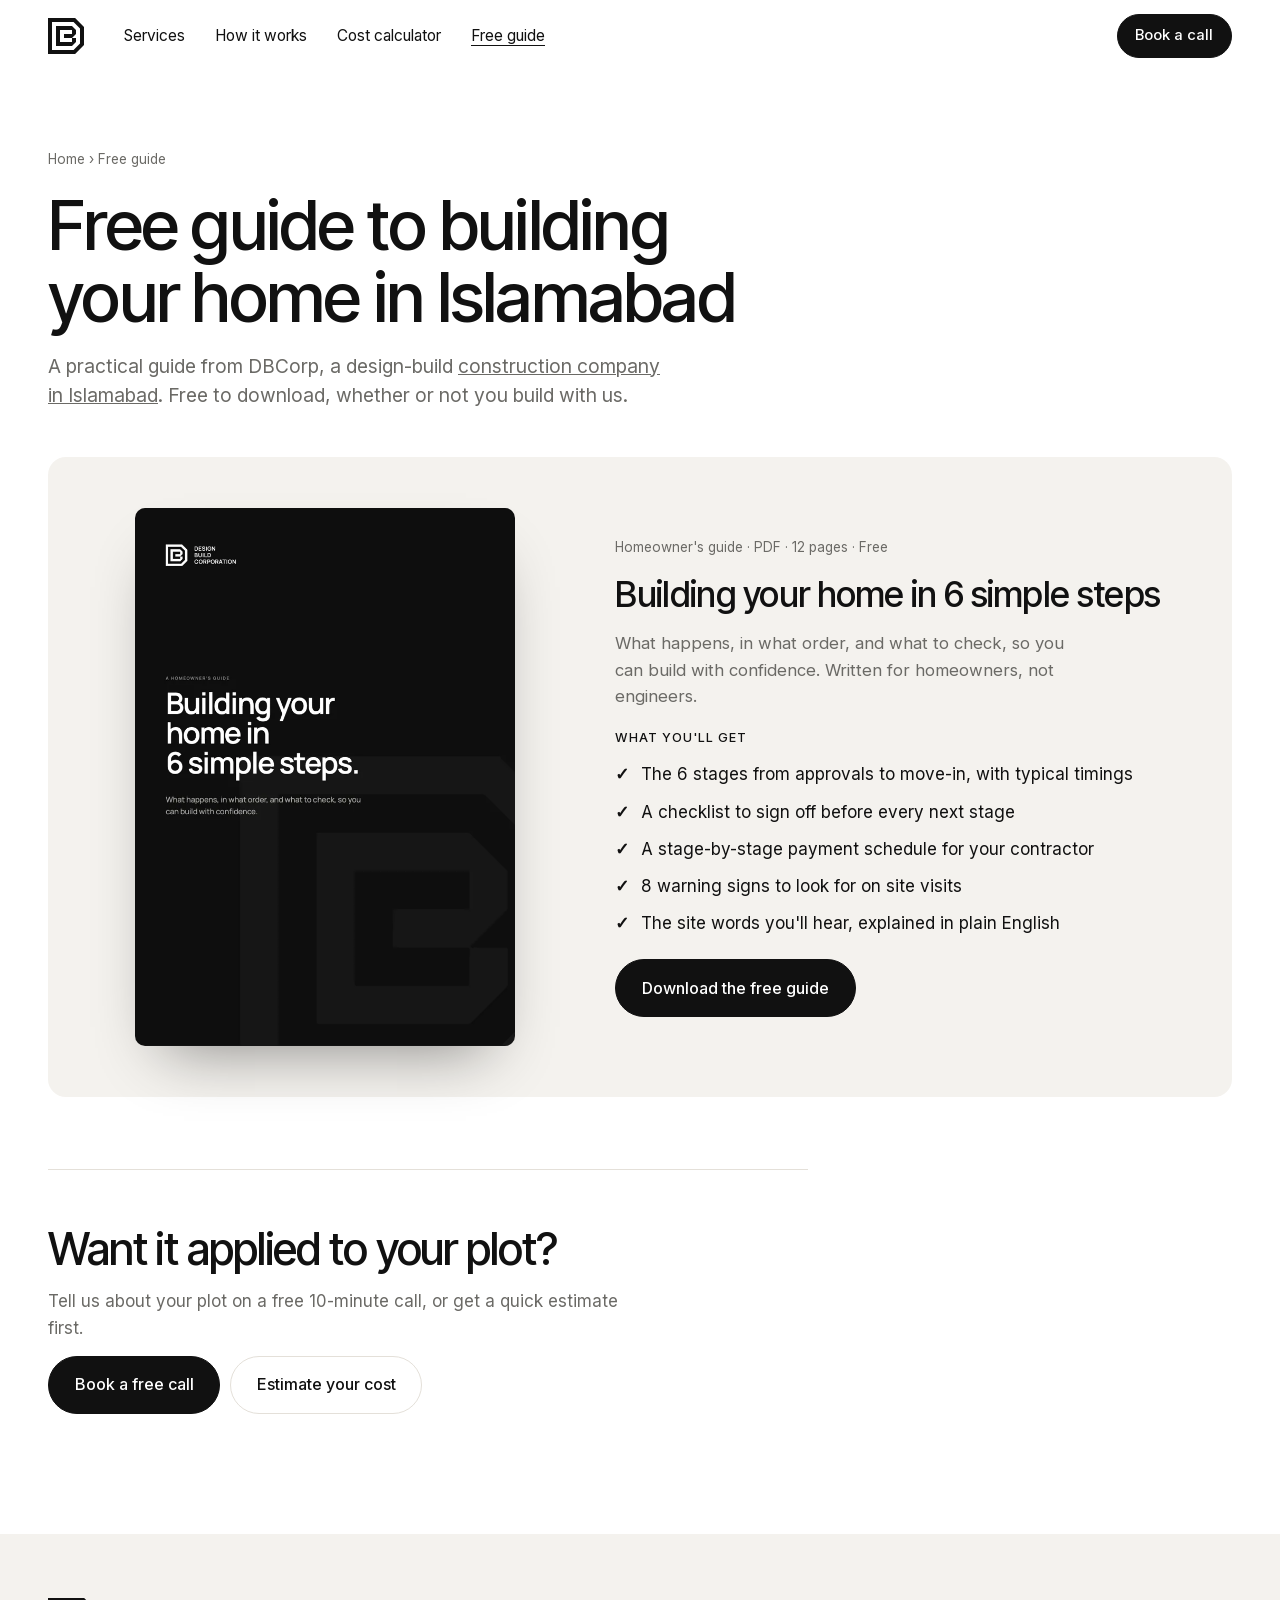
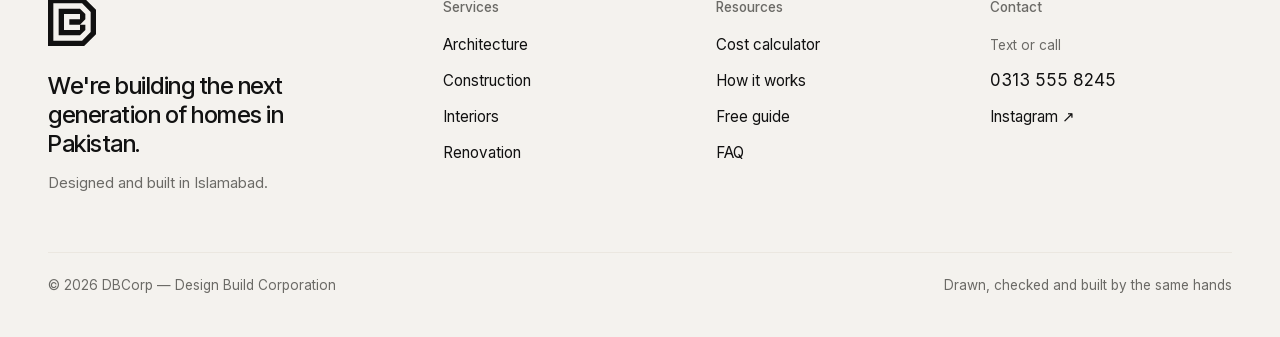
<file: guide.html>
<!doctype html>
<html lang="en-PK">
<head>
<meta charset="utf-8">
<meta name="viewport" content="width=device-width, initial-scale=1, viewport-fit=cover">
<title>Free Guide to Building a House in Islamabad | DBCorp</title>
<meta name="description" content="Free PDF guide for homeowners building in Islamabad and Rawalpindi: the 6 construction stages with timings, stage checklists, a fair payment schedule and 8 warning signs to spot on site.">
<link rel="canonical" href="https://dbcorp.pk/guide">
<meta name="robots" content="index, follow, max-image-preview:large">
<meta name="geo.region" content="PK-IS"><meta name="geo.placename" content="Islamabad">
<meta property="og:type" content="website"><meta property="og:site_name" content="DBCorp — Design Build Corporation">
<meta property="og:title" content="Free guide: Building your home in 6 simple steps">
<meta property="og:description" content="What happens, in what order, and what to check, so you can build with confidence.">
<meta property="og:url" content="https://dbcorp.pk/guide"><meta property="og:image" content="https://dbcorp.pk/images/hero.jpg">
<meta property="og:locale" content="en_PK"><meta property="og:image:alt" content="A newly built two-storey brick home in Islamabad by DBCorp"><meta name="twitter:card" content="summary_large_image">
<link rel="icon" href="favicon.svg?v=2" type="image/svg+xml">
<link rel="icon" href="images/favicon-32.png?v=2" type="image/png" sizes="32x32">
<link rel="apple-touch-icon" href="images/apple-touch-icon.png?v=2">
<meta name="theme-color" content="#FFFFFF">

<link rel="preload" href="fonts/inter-tight-latin.woff2" as="font" type="font/woff2" crossorigin>
<link rel="preload" href="fonts/inter-latin.woff2" as="font" type="font/woff2" crossorigin>
<style>
/* fonts are served from this site, so text never waits on a third-party server */
@font-face{font-family:"Inter Tight";font-style:normal;font-weight:400 600;font-display:swap;src:url(fonts/inter-tight-latin.woff2) format("woff2")}
@font-face{font-family:"Inter";font-style:normal;font-weight:400 500;font-display:swap;src:url(fonts/inter-latin.woff2) format("woff2")}
:root{
  color-scheme:light;
  --bg:#FFFFFF; --stone:#F4F2EE; --stone-2:#EBE7E0; --ink:#111111; --muted:#6B6A66; --line:#E4E0D9;
  --head:"Inter Tight","Helvetica Neue",Arial,sans-serif;
  --body:"Inter","Helvetica Neue",Arial,sans-serif;
  --r:18px; --wrap:1280px;
  /* breakdown chart: categorical slots 1-5, fixed order */
  --s1:#2a78d6; --s2:#eb6834; --s3:#1baf7a; --s4:#eda100; --s5:#e87ba4;
}
*{box-sizing:border-box}
[hidden]{display:none!important}
html{scroll-behavior:smooth}
@media (prefers-reduced-motion:reduce){html{scroll-behavior:auto}*{transition:none!important;animation:none!important}}
body{margin:0;background:var(--bg);color:var(--ink);font-family:var(--body);font-size:17px;line-height:1.6;-webkit-font-smoothing:antialiased}
a{color:inherit}
:focus-visible{outline:2px solid var(--ink);outline-offset:3px}
.wrap{max-width:var(--wrap);margin-inline:auto;padding-inline:clamp(16px,4vw,48px)}
h1,h2,h3{font-family:var(--head);font-weight:500;letter-spacing:-.025em;line-height:1.05;margin:0;text-wrap:balance}
h1{font-size:clamp(2.3rem,5.4vw,4.4rem)}
h2{font-size:clamp(1.8rem,3.6vw,2.8rem)}
h3{font-size:1.25rem;letter-spacing:-.01em;line-height:1.25}
p{margin:0}
.sub{font-size:clamp(1.05rem,1.5vw,1.25rem);color:var(--muted);line-height:1.5;max-width:52ch}
.btn{display:inline-flex;align-items:center;justify-content:center;gap:.5rem;font-family:var(--body);font-weight:500;font-size:1rem;padding:.95rem 1.6rem;border-radius:999px;border:1px solid var(--ink);background:var(--ink);color:#fff;text-decoration:none;cursor:pointer;transition:opacity .15s}
.btn:hover{opacity:.86}
.btn.line{background:transparent;color:var(--ink);border-color:var(--line)}
.btn.small{padding:.6rem 1.1rem;font-size:.93rem}

/* nav */
.nav{position:sticky;top:env(safe-area-inset-top,0px);z-index:50;background:rgba(255,255,255,.92);backdrop-filter:blur(12px)}
.nav .wrap{display:flex;align-items:center;gap:40px;height:72px}
.logo{display:inline-flex;text-decoration:none}
.logo img{display:block;width:36px;height:36px}
footer .logo img{width:48px;height:48px}
.sr-only{position:absolute;width:1px;height:1px;padding:0;margin:-1px;overflow:hidden;clip:rect(0,0,0,0);white-space:nowrap;border:0}
.nav ul{list-style:none;display:flex;gap:30px;margin:0;padding:0;flex:1}
.nav ul a{text-decoration:none;font-size:.97rem}
.nav ul a:hover{color:var(--muted)}
.nav ul a[aria-current]{border-bottom:1px solid var(--ink)}
.nav .right{margin-left:auto;display:flex;gap:10px;align-items:center}
.menu-btn{display:none;background:none;border:1px solid var(--line);border-radius:999px;padding:.55rem 1rem;font:inherit;font-size:.93rem;color:var(--ink);cursor:pointer}
@media (max-width:900px){
  .nav ul{display:none;position:absolute;left:0;right:0;top:72px;flex-direction:column;gap:0;background:#fff;padding:8px clamp(16px,4vw,48px) 24px;border-bottom:1px solid var(--line)}
  .nav ul.open{display:flex}
  .nav ul a{display:block;padding:12px 0;font-size:1.15rem}
  .menu-btn{display:inline-block}
  .nav .right .btn{display:none}
}


/* guides page */
.g-intro{padding-block:clamp(40px,6vw,80px) clamp(28px,4vw,48px);display:grid;gap:18px;max-width:760px}
.crumbs{font-size:.85rem;color:var(--muted)}.crumbs a{text-decoration:none}
.gf{display:grid;grid-template-columns:minmax(0,.8fr) minmax(0,1fr);gap:clamp(28px,5vw,72px);align-items:center;background:var(--stone);border-radius:var(--r);padding:clamp(24px,4vw,56px)}
.gf-cover{display:block;border-radius:10px;overflow:hidden;box-shadow:0 30px 60px -28px rgba(0,0,0,.45);transition:transform .6s cubic-bezier(.22,1,.36,1),box-shadow .6s cubic-bezier(.22,1,.36,1);max-width:380px;justify-self:center;width:100%}
.gf-cover img{display:block;width:100%;height:auto}
@media (max-width:760px){.gf{grid-template-columns:1fr}.gf-cover{max-width:220px}}
@media (hover:hover){.gf-cover:hover{transform:translateY(-6px) rotate(-1deg);box-shadow:0 40px 70px -30px rgba(0,0,0,.5)}}
.gf-body{display:grid;gap:16px;align-content:start}
.gf-kicker{font-size:.85rem;color:var(--muted)}
.gf h2{font-size:clamp(1.6rem,2.8vw,2.2rem);letter-spacing:-.02em;line-height:1.1}
.gf-lede{color:var(--muted);font-size:1.04rem;max-width:46ch}
.gf h3{font-family:var(--body);font-size:.78rem;letter-spacing:.08em;text-transform:uppercase;font-weight:500;margin-top:4px}
.checks{list-style:none;margin:0;padding:0;display:grid;gap:10px}
.checks li{padding-left:26px;position:relative}.checks li::before{content:"✓";position:absolute;left:0;font-weight:600}
.gf .btn{justify-self:start;margin-top:6px}
.cta{margin-block:clamp(40px,6vw,72px) clamp(72px,10vw,120px);border-top:1px solid var(--line);padding-top:clamp(32px,5vw,56px);display:grid;gap:14px;max-width:760px}
.cta p{color:var(--muted);max-width:52ch}.cta .row{display:flex;gap:10px;flex-wrap:wrap}

/* footer */
footer{background:var(--stone);padding-block:64px 40px}
.foot{display:grid;grid-template-columns:1.5fr repeat(3,1fr);gap:32px}
.foot h3{font-family:var(--body);font-size:.85rem;font-weight:500;letter-spacing:0;line-height:1.4;color:var(--muted);margin:0 0 14px}
.foot ul{list-style:none;margin:0;padding:0;display:grid;gap:9px}
.foot a{text-decoration:none;font-size:.95rem}
.foot a:hover{color:var(--muted)}
.tag{font-family:var(--head);font-size:1.5rem;font-weight:500;letter-spacing:-.02em;line-height:1.2;max-width:18ch;margin-top:18px}
.legal{display:flex;justify-content:space-between;gap:12px;flex-wrap:wrap;margin-top:56px;padding-top:22px;border-top:1px solid var(--stone-2);font-size:.85rem;color:var(--muted)}
@media (max-width:960px){.foot{grid-template-columns:1fr 1fr}.foot>div:first-child{grid-column:1/-1}}

/* phone: live total pinned to the bottom */
.mbar{display:none}
@media (max-width:960px){
  .mbar{display:flex;position:fixed;left:0;right:0;bottom:0;z-index:40;gap:12px;align-items:center;justify-content:space-between;padding:10px 16px calc(10px + env(safe-area-inset-bottom,0px));background:rgba(255,255,255,.96);border-top:1px solid var(--line)}
  .mbar div{display:grid;line-height:1.25}
  .mbar span{font-size:.75rem;color:var(--muted)}
  .mbar b{font-family:var(--head);font-weight:500;font-size:1.15rem}
  footer{padding-bottom:110px}
}

@media print{
  .nav,.mbar,footer,.faqs,#calc,.ctas,.draft{display:none!important}
  .calc{grid-template-columns:1fr}
  .res{position:static}
  body{font-size:12pt}
  .print-only{display:block}
}
</style>
<script type="application/ld+json">
{
 "@context": "https://schema.org",
 "@type": "CollectionPage",
 "name": "Free guides from DBCorp",
 "url": "https://dbcorp.pk/guide",
 "description": "Free PDF guide for homeowners building in Islamabad and Rawalpindi: the 6 construction stages with timings, stage checklists, a fair payment schedule and 8 warning signs to spot on site.",
 "inLanguage": "en-PK",
 "publisher": {
  "@id": "https://dbcorp.pk/#business"
 },
 "hasPart": [
  {
   "@type": "DigitalDocument",
   "name": "Building your home in 6 simple steps",
   "encodingFormat": "application/pdf",
   "url": "https://dbcorp.pk/guides/home-building-guide.pdf",
   "image": "https://dbcorp.pk/guides/home-building-guide-cover.webp",
   "description": "A 12-page homeowner's guide: the 6 construction stages with timings, stage checklists, a payment schedule, 8 warning signs and common site words.",
   "author": {
    "@type": "Organization",
    "name": "DBCorp — Design Build Corporation"
   },
   "isAccessibleForFree": true
  }
 ]
}
</script>
<script type="application/ld+json">
{
 "@context": "https://schema.org",
 "@type": "BreadcrumbList",
 "itemListElement": [
  {
   "@type": "ListItem",
   "position": 1,
   "name": "Home",
   "item": "https://dbcorp.pk/"
  },
  {
   "@type": "ListItem",
   "position": 2,
   "name": "Free guide",
   "item": "https://dbcorp.pk/guide"
  }
 ]
}
</script>
</head>
<body>
<header class="nav">
  <div class="wrap">
    <a class="logo" href="/"><img src="images/logo.svg" width="61" height="61" alt=""><span class="sr-only">DBCorp, home</span></a>
    <ul id="menu">
      <li><a href="/#services">Services</a></li>
      <li><a href="/#how">How it works</a></li>
      <li><a href="/cost-calculator">Cost calculator</a></li>
      <li><a href="/guide" aria-current="page">Free guide</a></li>
    </ul>
    <div class="right">
      <a class="btn small" href="/#calendar">Book a call</a>
      <button class="menu-btn" id="menuBtn" aria-expanded="false" aria-controls="menu">Menu</button>
    </div>
  </div>
</header>
<main class="wrap">
  <div class="g-intro">
    <p class="crumbs"><a href="/">Home</a> › Free guide</p>
    <h1>Free guide to building your home in Islamabad</h1>
    <p class="sub">A practical guide from DBCorp, a design-build <a href="/">construction company in Islamabad</a>. Free to download, whether or not you build with us.</p>
  </div>

  <article class="gf">
    <a class="gf-cover" href="/guides/home-building-guide.pdf" download aria-label="Download the guide (PDF)"><img src="/guides/home-building-guide-cover.webp" width="720" height="1019" alt="Cover of the DBCorp guide: Building your home in 6 simple steps"></a>
    <div class="gf-body">
      <p class="gf-kicker">Homeowner's guide · PDF · 12 pages · Free</p>
      <h2>Building your home in 6 simple steps</h2>
      <p class="gf-lede">What happens, in what order, and what to check, so you can build with confidence. Written for homeowners, not engineers.</p>
      <h3>What you'll get</h3>
      <ul class="checks">
        <li>The 6 stages from approvals to move-in, with typical timings</li>
        <li>A checklist to sign off before every next stage</li>
        <li>A stage-by-stage payment schedule for your contractor</li>
        <li>8 warning signs to look for on site visits</li>
        <li>The site words you'll hear, explained in plain English</li>
      </ul>
      <a class="btn" href="/guides/home-building-guide.pdf" download>Download the free guide</a>
    </div>
  </article>

  <div class="cta">
    <h2>Want it applied to your plot?</h2>
    <p>Tell us about your plot on a free 10-minute call, or get a quick estimate first.</p>
    <div class="row"><a class="btn" href="/#calendar">Book a free call</a><a class="btn line" href="/cost-calculator">Estimate your cost</a></div>
  </div>
</main>

<footer>
  <div class="wrap">
    <div class="foot">
      <div><a class="logo" href="/"><img src="images/logo.svg" width="61" height="61" alt=""><span class="sr-only">DBCorp, home</span></a><p class="tag">We're building the next generation of homes in Pakistan.</p><p style="color:var(--muted);margin-top:14px;font-size:.92rem">Designed and built in Islamabad.</p></div>
      <div><h3>Services</h3><ul><li><a href="/#services">Architecture</a></li><li><a href="/#services">Construction</a></li><li><a href="/#services">Interiors</a></li><li><a href="/#services">Renovation</a></li></ul></div>
      <div><h3>Resources</h3><ul><li><a href="/cost-calculator">Cost calculator</a></li><li><a href="/#how">How it works</a></li><li><a href="/guide">Free guide</a></li><li><a href="/#faq">FAQ</a></li></ul></div>
      <div><h3>Contact</h3><ul><li><span style="color:var(--muted);font-size:.85rem">Text or call</span></li><li>0313 555 8245</li><li><a href="https://www.instagram.com/dbcorp.pk/" target="_blank" rel="noopener">Instagram ↗</a></li></ul></div>
    </div>
    <div class="legal"><span>© 2026 DBCorp — Design Build Corporation</span><span>Drawn, checked and built by the same hands</span></div>
  </div>
</footer>

<div class="mbar"><div><span>Free 10-minute call</span><b>Talk to DBCorp</b></div><a class="btn small" href="/#calendar">Book a call</a></div>

<script>
/* ---------- Menu ---------- */
const mb=document.getElementById('menuBtn'),menu=document.getElementById('menu');
mb.addEventListener('click',()=>{const o=menu.classList.toggle('open');mb.setAttribute('aria-expanded',o)});
</script>
</body>
</html>
</file>
